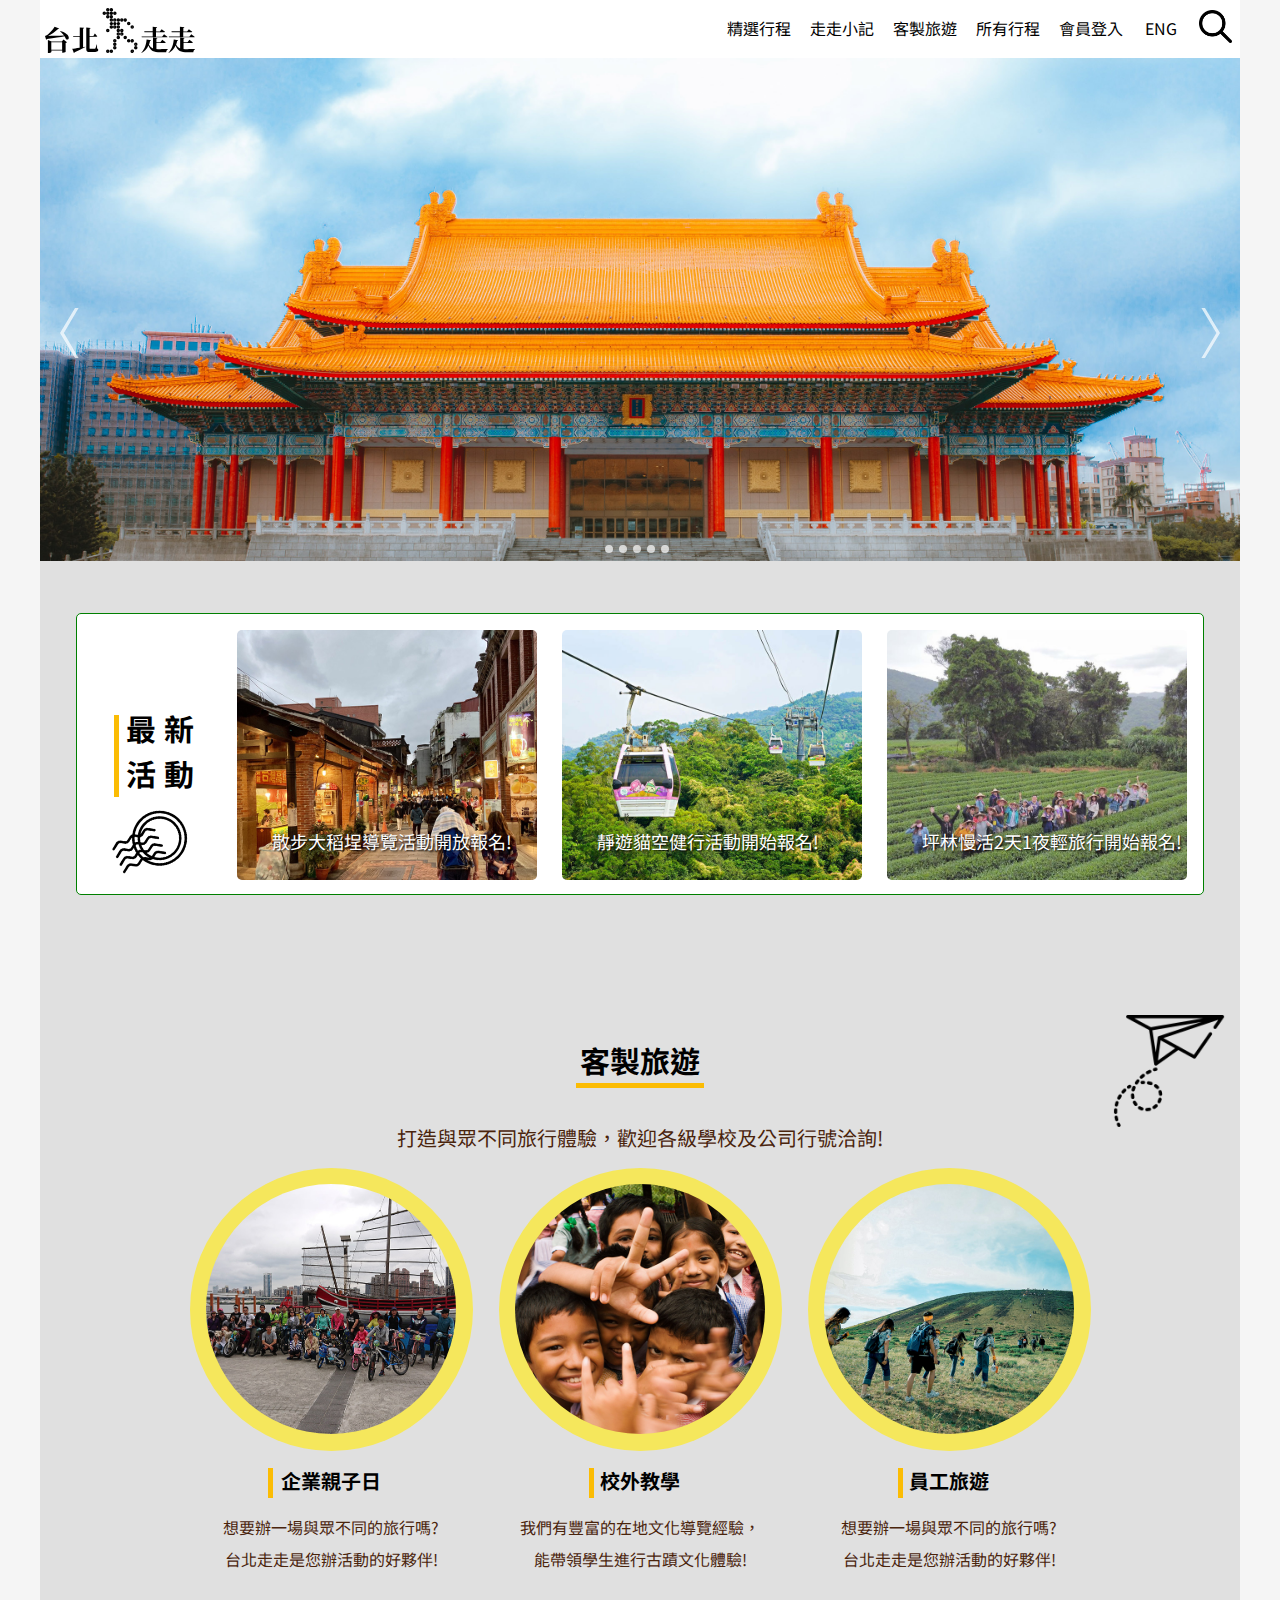
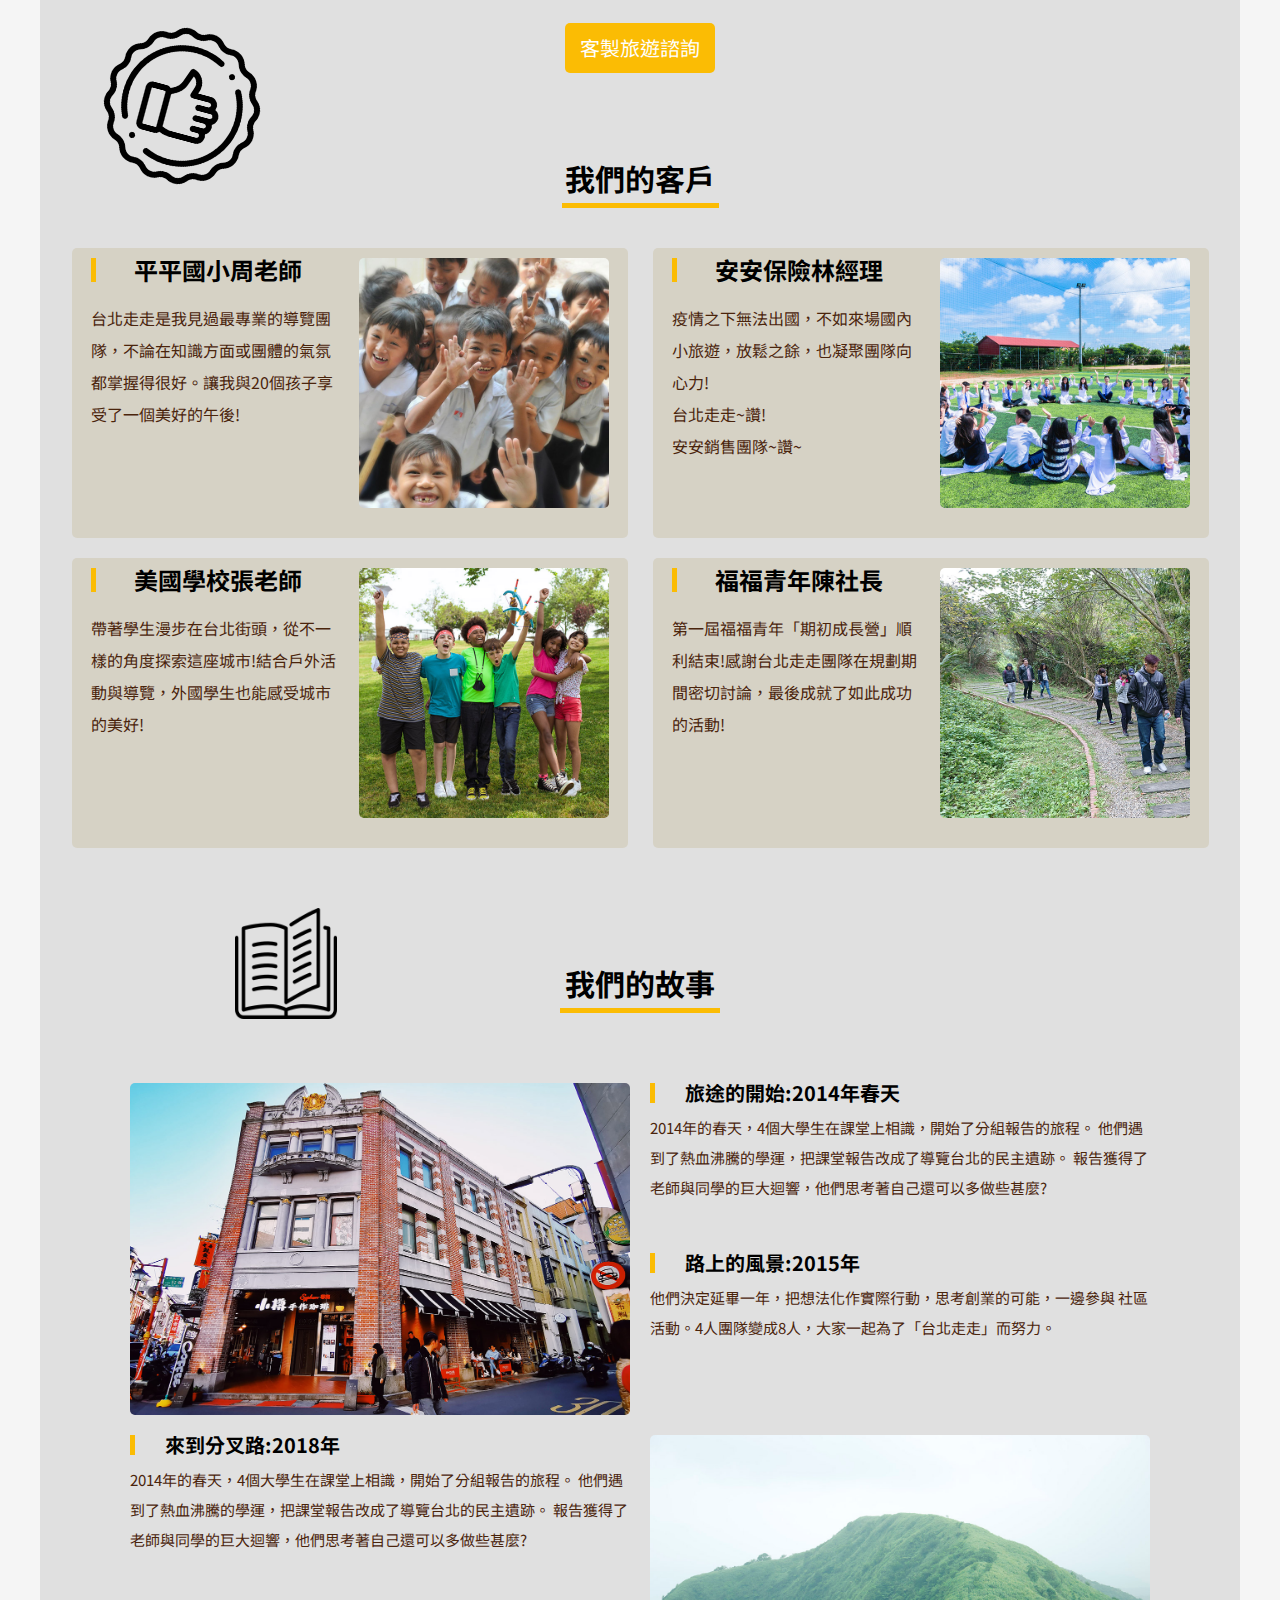
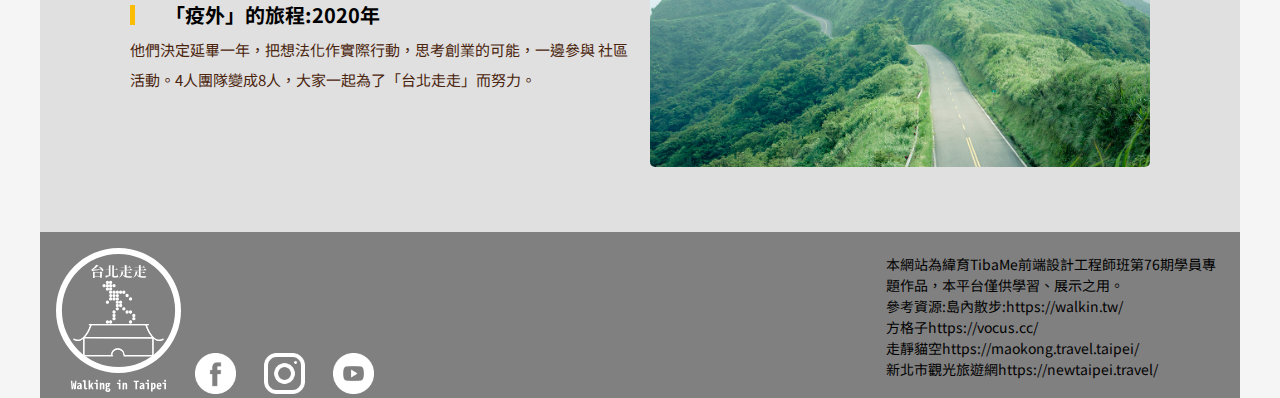
<file: index.html>
<!DOCTYPE html>
<html lang="en">
<head>
    <meta charset="UTF-8">
    <meta http-equiv="X-UA-Compatible" content="IE=edge">
    <meta name="viewport" content="width=device-width, initial-scale=1.0">
    <title>台北走走</title>
    <link rel="stylesheet" href="./css/reset.css">
    <link rel="stylesheet" href="./css/common.css">
    <link rel="stylesheet" href="./css/index.css">
    <link rel="stylesheet" href="./css/index_max1400.css">
    <link rel="stylesheet" href="./css/common_max1400.css">
    <link rel="stylesheet" href="./css/index_max1200.css">
    <link rel="stylesheet" href="./css/index_max992.css">
    <link rel="stylesheet" href="./css/index_max768.css"> 
    <link rel="stylesheet" href="./css/index_max576.css">
    <style>
        @import url('https://fonts.googleapis.com/css2?family=Noto+Sans+TC&display=swap');
    </style>
        
</head>
<body>
    <nav class="nav">
        <!--導航欄-->
        <ol class="nav-ol">
            <li class="logo-li"><a href="./index.html"><img src="./image/index/logo_top.svg" alt="logo圖" class="nav-logo"></a></li>
            <li><a href="./maintrip.html">精選行程</a></li>
            <li><a href="./bloglist.html">走走小記</a></li>
            <li><a href="./customized.html">客製旅遊</a></li>
            <li><a href="./itemlist.html">所有行程</a></li>
            <li><a href="./login.html">會員登入</a></li>
            <li><a href="#" class="engversion-a">ENG</a></li>
            <li id="searchbarid"><img src="./image/index/search.png" alt="搜尋logo" class="searchbarlogo">
                <div class="hidesearchbar" id="searchbararea">
                    <input type="text" placeholder="想找什麼嗎?"><button>搜尋</button>
                </div>
            </li>
            <li id="gototopli">Top</li>
           
           
        </ol>
    </nav>
    <header class="index-header">
        
        <section class="indexslide" id="indexslideid">
            <img src="./image/index/slide1.jpg" alt="" class="slideimg on fade">
            <img src="./image/index/slide2.jpg" alt="" class="slideimg fade">
            <img src="./image/index/slide3.jpg" alt="" class="slideimg fade">
            <img src="./image/index/slide4.jpg" alt="" class="slideimg fade">
            <img src="./image/index/slide5.jpg" alt="" class="slideimg fade">
            <!--大圖輪播區-->
            <h2 class="slidetitle fade">旅行，漫步尋訪城市的美好角落</h2>
            <h2 class="slidetitle fade">旅行，漫步尋訪城市的美好角落二</h2>
            <h2 class="slidetitle fade">旅行，漫步尋訪城市的美好角落三</h2>
            <h2 class="slidetitle fade">旅行，漫步尋訪城市的美好角落四</h2>
            <h2 class="slidetitle fade">旅行，漫步尋訪城市的美好角落五</h2>
            <button class="slide-left-btn" id="leftbtn"></button>
            <button class="slide-right-btn" id="rightbtn"></button>
            <!--輪播圖的箭頭-->
            <div class="dots">
                <span class="dot">  </span>
                <span class="dot">  </span>
                <span class="dot">  </span>
                <span class="dot">  </span>
                <span class="dot">  </span>
            </div>

        </section>

    </header>

    <main class="indexmain"> <!--主要內容區-->             
            <section class="news"> <!--最新活動列表-->
                
                <div class="news-title">
                    <h2 class="news-title-up">最新</h2>
                    <h2 class="news-title-bottom">活動</h2> 
                    <img src="./image/index/stamp.png" alt="">
                </div>
                
                <ol class="news-ol">
                    <li>
                        <a href="./item.html" class="activity1">
                            <p>散步大稻埕導覽活動開放報名!</p>
                        </a>
                    </li>
                    <li>
                        <a href="./item.html"  class="activity2">
                            <p>靜遊貓空健行活動開始報名!</p>
                        </a>
                    </li>
                    <li>
                        <a href="./maintrip.html"  class="activity3">
                            <p>坪林慢活2天1夜輕旅行開始報名!</p>
                        </a>
                    </li>
                </ol>
            </section>

            <section class="customized"> <!--客製旅遊-->
                <h2>客製旅遊</h2>
                <p>打造與眾不同旅行體驗，歡迎各級學校及公司行號洽詢!</p>
                <ol class="customized-ol"> <!--客製旅遊的介紹選項-->
                    <li>
                        <div class="customizedpic-outline">
                            <div class="customizedpic-1"></div>
                        </div>
                        <h3 class="customh3">
                            企業親子日
                        </h3>
                        <p>
                            想要辦一場與眾不同的旅行嗎?<br>
                            台北走走是您辦活動的好夥伴!
                        </p>
                    </li>

                    <li>
                        <div class="customizedpic-outline">
                            <div class="customizedpic-2"></div>
                        </div>
                        <h3>
                            校外教學
                        </h3>
                        <p>
                            我們有豐富的在地文化導覽經驗，<br>
                            能帶領學生進行古蹟文化體驗!
                        </p>
                    </li>

                    <li>
                        <div class="customizedpic-outline">
                            <div class="customizedpic-3">
                        </div>        
                        </div>
                        <h3>
                            員工旅遊
                        </h3>
                        <p>
                            想要辦一場與眾不同的旅行嗎?<br>
                            台北走走是您辦活動的好夥伴!
                        </p>
                    </li>

                </ol>
                <img src="./image/index/mail.png" alt="" class="airplane-icon"><!--裝飾的icon-->
                <a href="./customized.html">客製旅遊諮詢</a>
                <img src="./image/index/evaluate.png" alt="" class="good-icon"><!--裝飾的icon-->

            </section>
           
            <section class="ourclient"><!--我們的客戶列表-->
                <h2>我們的客戶</h2>
                <ol class="ourclient-ol">                    
                    <li>
                        <div>
                            <h3>平平國小周老師</h3>
                            <p>
                                台北走走是我見過最專業的導覽團隊，不論在知識方面或團體的氣氛都掌握得很好。讓我與20個孩子享受了一個美好的午後!
                            </p>
                        </div>
                        <img src="./image/index/ourcus1.jpg" alt="" class="client-pic">
                    </li>
                    <li>
                        <div>
                            <h3>安安保險林經理</h3>
                            <p>
                                疫情之下無法出國，不如來場國內小旅遊，放鬆之餘，也凝聚團隊向心力!<br>
                                台北走走~讚!<br>
                                安安銷售團隊~讚~
                            </p>
                        </div>
                        <img src="./image/index/ourcus2.jpg" alt="" class="client-pic">
                    </li> 
                    <li>
                        <div>
                            <h3>美國學校張老師</h3>
                            <p>
                                帶著學生漫步在台北街頭，從不一樣的角度探索這座城市!結合戶外活動與導覽，外國學生也能感受城市的美好!
                            </p>
                        </div>
                        <img src="./image/index/ourcus3.jpg" alt="" class="client-pic">
                    </li>
                    <li>
                        <div>
                            <h3>福福青年陳社長</h3>
                            <p>
                                第一屆福福青年「期初成長營」順利結束!感謝台北走走團隊在規劃期間密切討論，最後成就了如此成功的活動!
                            </p>
                            
                        </div>
                        <img src="./image/index/ourcus4.jpg" alt="" class="client-pic">
                    </li>
                </ol>

            </section>
            
            <section class="ourstory"> <!--我們的故事-->
                <h2>我們的故事</h2>
                <img src="./image/index/open-book.png" alt="" class="ourstory-icon"> <!--裝飾的icon-->
                <div class="ourstory-div">
                    <img src="./image/index/ourstory1.jpg" alt="" >
                    <div>
                        <h3>旅途的開始:2014年春天</h3>
                        <p>
                            2014年的春天，4個大學生在課堂上相識，開始了分組報告的旅程。
                            他們遇到了熱血沸騰的學運，把課堂報告改成了導覽台北的民主遺跡。
                            報告獲得了老師與同學的巨大迴響，他們思考著自己還可以多做些甚麼?
                        </p>
                        <h3>路上的風景:2015年</h3>
                        <p>他們決定延畢一年，把想法化作實際行動，思考創業的可能，一邊參與
                            社區活動。4人團隊變成8人，大家一起為了「台北走走」而努力。
                        </p>

                    </div>
                    <div>
                        <h3>來到分叉路:2018年</h3>
                        <p>
                            2014年的春天，4個大學生在課堂上相識，開始了分組報告的旅程。
                            他們遇到了熱血沸騰的學運，把課堂報告改成了導覽台北的民主遺跡。
                            報告獲得了老師與同學的巨大迴響，他們思考著自己還可以多做些甚麼?
                        </p>
                        <h3>「疫外」的旅程:2020年</h3>
                        <p>他們決定延畢一年，把想法化作實際行動，思考創業的可能，一邊參與
                            社區活動。4人團隊變成8人，大家一起為了「台北走走」而努力。
                        </p>
                    </div>
                    <img src="./image/index/ourstory2.jpg" alt="">
                    
                </div>

            </section>
        
    </main>

    <footer class="footer">
        <a class="footer-logo-a" id="footer_logoid"><img src="./image/index/logo_bottom_white.svg" alt="" class="footer-logo-img"></a>
        <ol class="footer-ol">
            <li><a href="#"><img src="./image/index/facebook.png" alt=""></a></li><!--iglogo-->
            <li><a href="#"><img src="./image/index/instagram.png" alt=""></a></li><!--fblogo-->
            <li><a href="#"><img src="./image/index/youtube.png" alt=""></a></li><!--YOUTUBE LOGO-->
            
        </ol>
        <!--免責聲明-->
        <p class="declare">
            本網站為緯育TibaMe前端設計工程師班第76期學員專題作品，本平台僅供學習、展示之用。<br>
            參考資源:島內散步:https://walkin.tw/<br>
            方格子https://vocus.cc/<br>
            走靜貓空https://maokong.travel.taipei/<br>
            新北市觀光旅遊網https://newtaipei.travel/
        </p>
    </footer>
    <script src="./JS/myproject.js"></script>
</body>
</html>
</file>
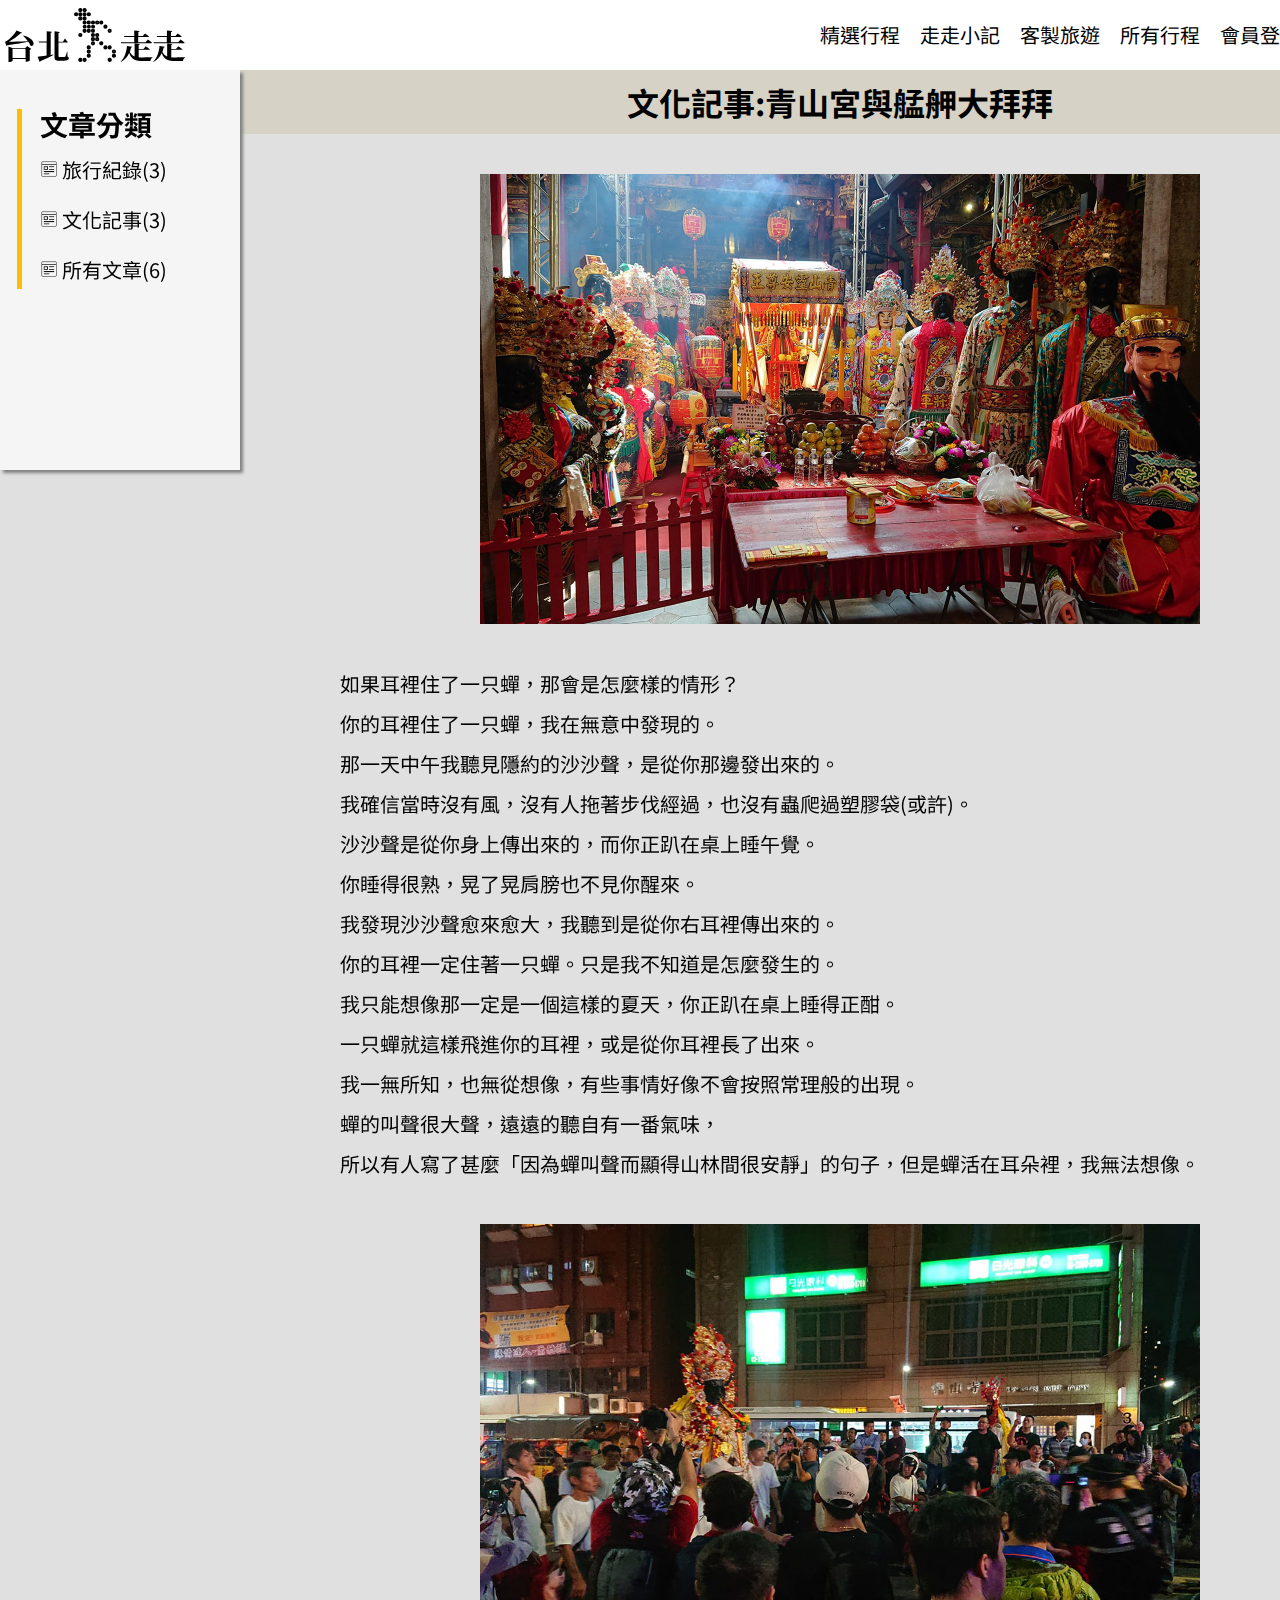
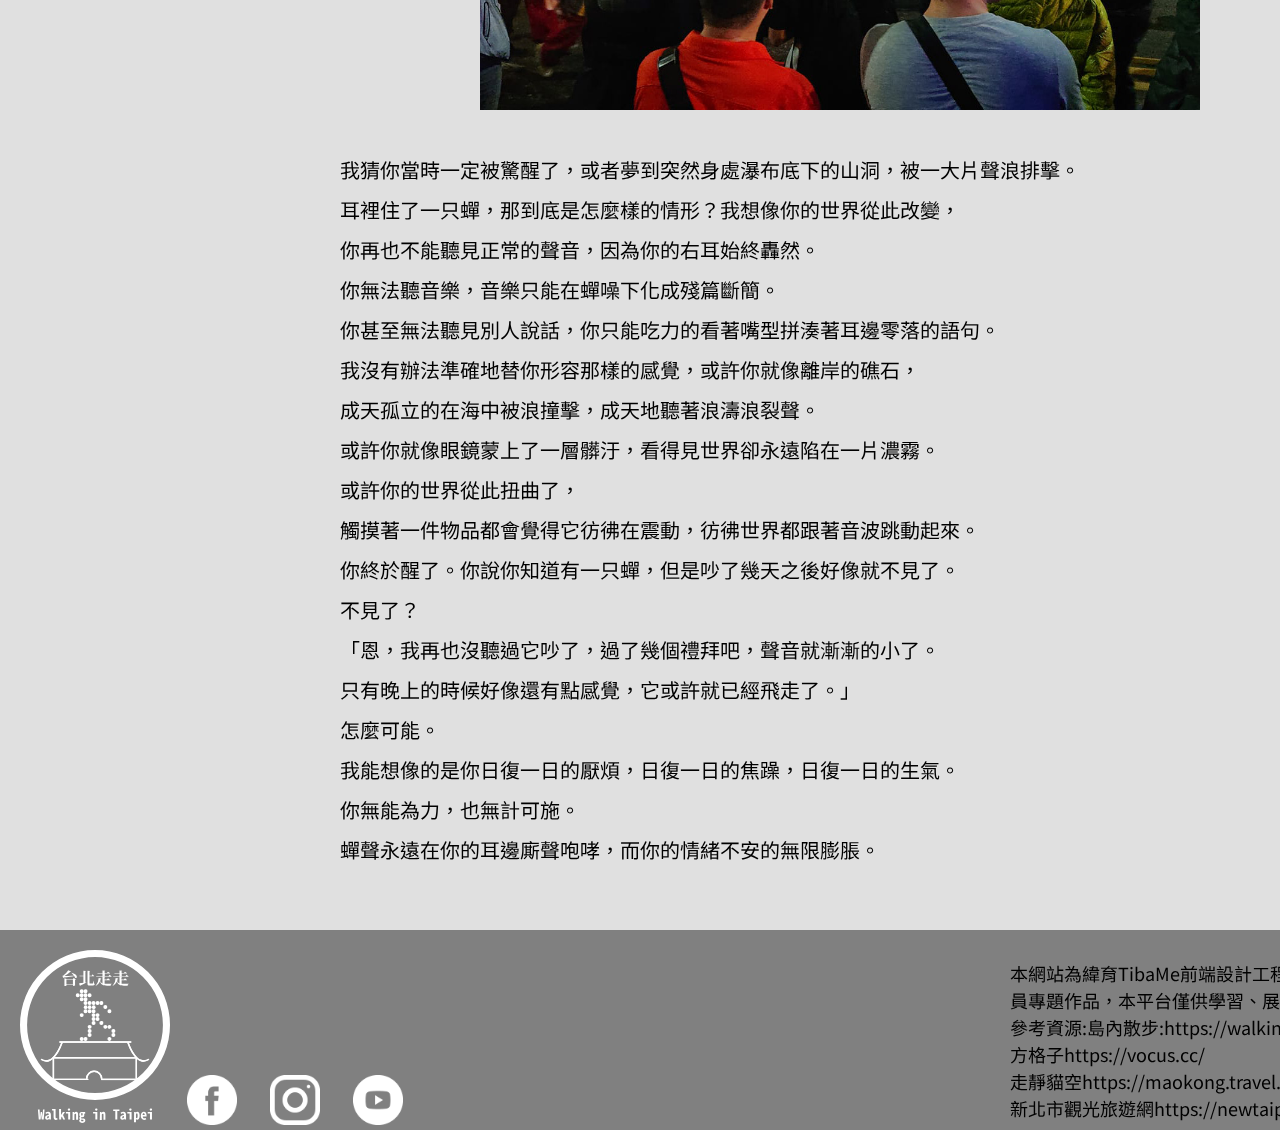
<file: blogcontent.html>
<!DOCTYPE html>
<html lang="en">
<head>
    <meta charset="UTF-8">
    <meta http-equiv="X-UA-Compatible" content="IE=edge">
    <meta name="viewport" content="width=device-width, initial-scale=1.0">
    <title>走走小記:文化記事</title>
    <link rel="stylesheet" href="./css/reset.css">
    <link rel="stylesheet" href="./css/common.css">
    <link rel="stylesheet" href="./css/blogcontent.css">
    <style>
        @import url('https://fonts.googleapis.com/css2?family=Noto+Sans+TC&display=swap');
    </style>
</head>
<body>
    <nav class="nav">
        <!--導航欄-->
        <ol class="nav-ol">
            <li class="logo-li"><a href="./index.html"><img src="./image/index/logo_top.svg" alt="logo圖" class="nav-logo"></a></li>
            <li><a href="./maintrip.html">精選行程</a></li>
            <li><a href="./bloglist.html">走走小記</a></li>
            <li><a href="./customized.html">客製旅遊</a></li>
            <li><a href="./itemlist.html">所有行程</a></li>
            <li><a href="./login.html">會員登入</a></li>
            <li><a href="#" class="engversion-a">ENG</a></li>
            <li id="searchbarid"><img src="./image/index/search.png" alt="搜尋logo" class="searchbarlogo">
                <div class="hidesearchbar" id="searchbararea">
                    <input type="text" placeholder="想找什麼嗎?"><button>搜尋</button>
                </div>
            </li>
            <li id="gototopli">Top</li>
           
           
        </ol>
    </nav>
    <main class="bloglist-main">
        <div class="bloglist-main-div">
            <aside class="bloglist-aside"> <!--側邊導覽列--->
                <ol>
                    <li><h2>文章分類<h2></li>
                    <li>
                        <a href="">
                            <img src="./image/blog/article.png" alt="">
                            <span>旅行紀錄(3)</span>
                        </a>
                    </li>
                    <li>
                        <a href="">
                            <img src="./image/blog/article.png" alt="">
                            <span>文化記事(3)</span>
                        </a>
                    </li>
                    <li>
                        <a href="">
                            <img src="./image/blog/article.png" alt="">
                            <span>所有文章(6)</span>
                        </a>
                    </li>
                </ol>

            </aside>
            <section class="blogcontent-section">
                <h1>文化記事:青山宮與艋舺大拜拜</h1>
                <article>
                    <img src="./image/blog/blogcontentpic1.jpg" alt="" class="blogcontent-img1">
                    <p>如果耳裡住了一只蟬，那會是怎麼樣的情形？<br>
                        你的耳裡住了一只蟬，我在無意中發現的。<br>
                        那一天中午我聽見隱約的沙沙聲，是從你那邊發出來的。<br>
                        我確信當時沒有風，沒有人拖著步伐經過，也沒有蟲爬過塑膠袋(或許)。<br>
                        沙沙聲是從你身上傳出來的，而你正趴在桌上睡午覺。<br>
                        你睡得很熟，晃了晃肩膀也不見你醒來。<br>
                    </p>
                    <p>
                        我發現沙沙聲愈來愈大，我聽到是從你右耳裡傳出來的。<br>
                        你的耳裡一定住著一只蟬。只是我不知道是怎麼發生的。<br>
                        我只能想像那一定是一個這樣的夏天，你正趴在桌上睡得正酣。<br>
                        一只蟬就這樣飛進你的耳裡，或是從你耳裡長了出來。<br>
                        我一無所知，也無從想像，有些事情好像不會按照常理般的出現。<br>
                        蟬的叫聲很大聲，遠遠的聽自有一番氣味，<br>
                        所以有人寫了甚麼「因為蟬叫聲而顯得山林間很安靜」的句子，但是蟬活在耳朵裡，我無法想像。<br>
                    </p> 
                    <img src="./image/blog/blogcontentpic2.jpg" alt="" class="blogcontent-img2">   
                    <p> 
                        我猜你當時一定被驚醒了，或者夢到突然身處瀑布底下的山洞，被一大片聲浪排擊。<br>
                        耳裡住了一只蟬，那到底是怎麼樣的情形？我想像你的世界從此改變，<br>
                        你再也不能聽見正常的聲音，因為你的右耳始終轟然。<br>
                        你無法聽音樂，音樂只能在蟬噪下化成殘篇斷簡。<br>
                        你甚至無法聽見別人說話，你只能吃力的看著嘴型拼湊著耳邊零落的語句。<br>
                        我沒有辦法準確地替你形容那樣的感覺，或許你就像離岸的礁石，<br>
                        成天孤立的在海中被浪撞擊，成天地聽著浪濤浪裂聲。<br>
                        或許你就像眼鏡蒙上了一層髒汙，看得見世界卻永遠陷在一片濃霧。<br>
                        或許你的世界從此扭曲了，<br>
                        觸摸著一件物品都會覺得它彷彿在震動，彷彿世界都跟著音波跳動起來。<br>
                    </p>
                    
                    <p>
                        你終於醒了。你說你知道有一只蟬，但是吵了幾天之後好像就不見了。<br>                        
                        不見了？<br>
                        「恩，我再也沒聽過它吵了，過了幾個禮拜吧，聲音就漸漸的小了。<br>
                        只有晚上的時候好像還有點感覺，它或許就已經飛走了。」<br>
                        怎麼可能。<br>
                        我能想像的是你日復一日的厭煩，日復一日的焦躁，日復一日的生氣。<br>
                        你無能為力，也無計可施。<br>
                        蟬聲永遠在你的耳邊廝聲咆哮，而你的情緒不安的無限膨脹。<br>
                    </p>
                    
                </article>
                

            </section>

        </div>

    </main>
    <footer class="footer">
        <a  class="footer-logo-a" id="footer_logoid"><img src="./image/index/logo_bottom_white.svg" alt="" class="footer-logo-img"></a>
        <ol class="footer-ol">
            <li><a href=""><img src="./image/index/facebook.png" alt=""></a></li><!--iglogo-->
            <li><a href=""><img src="./image/index/instagram.png" alt=""></a></li><!--fblogo-->
            <li><a href=""><img src="./image/index/youtube.png" alt=""></a></li><!--YOUTUBE LOGO-->
            
        </ol>
        <!--免責聲明-->
        <p class="declare">
            本網站為緯育TibaMe前端設計工程師班第76期學員專題作品，本平台僅供學習、展示之用。<br>
            參考資源:島內散步:https://walkin.tw/<br>
            方格子https://vocus.cc/<br>
            走靜貓空https://maokong.travel.taipei/<br>
            新北市觀光旅遊網https://newtaipei.travel/
        </p>
    </footer>

    <script src="./JS/myproject.js"></script>
</body>
</html>
</file>
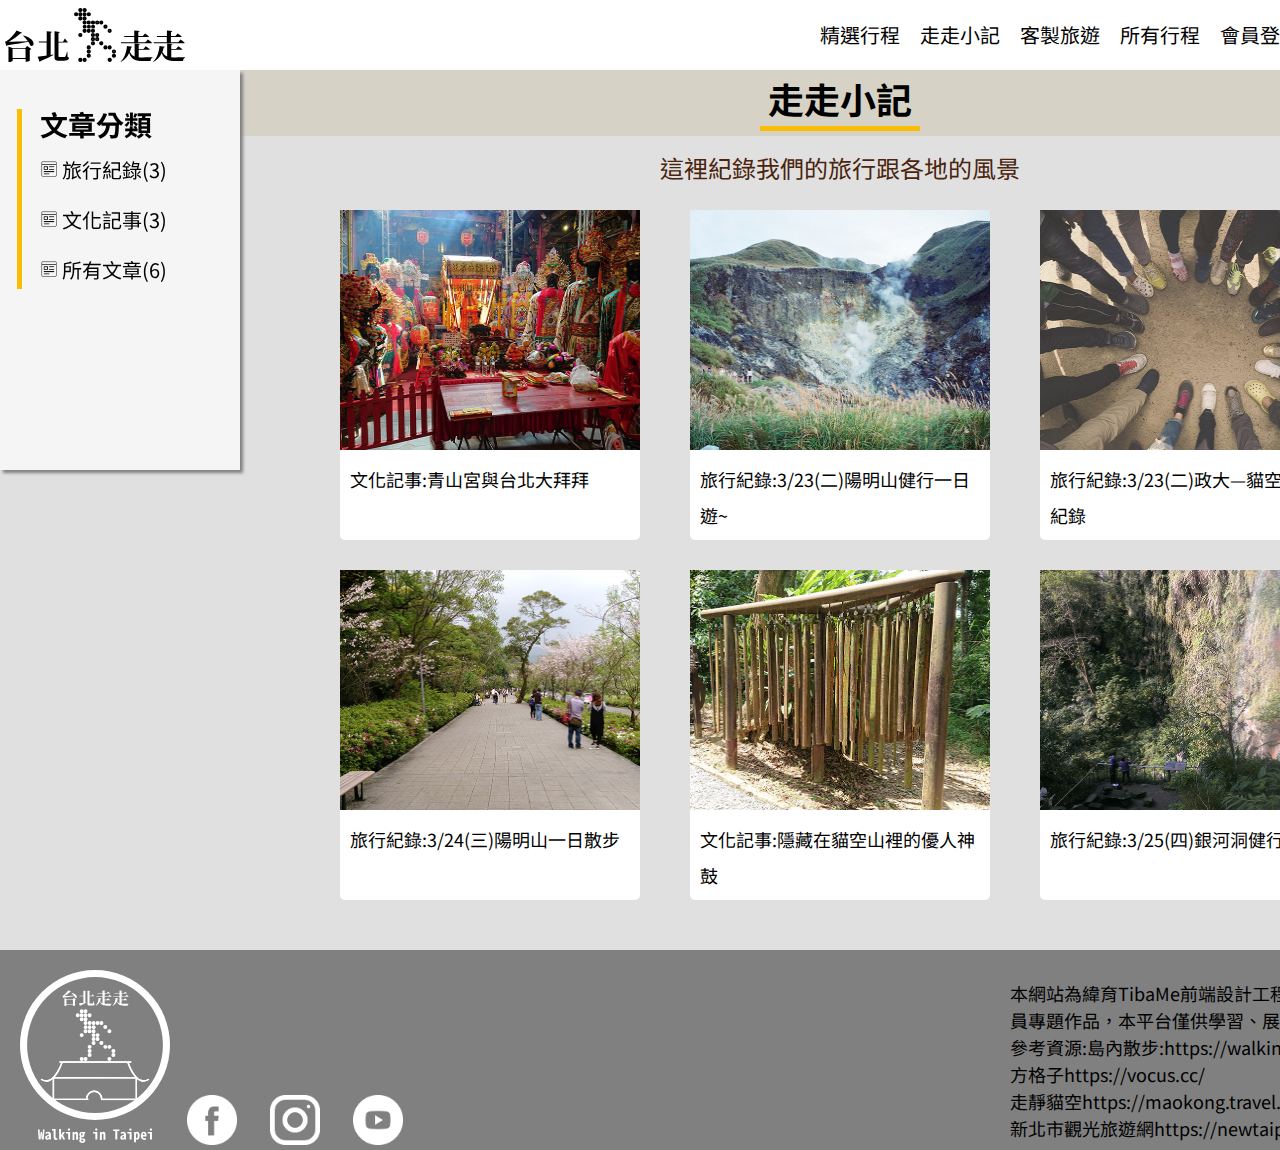
<file: bloglist.html>
<!DOCTYPE html>
<html lang="en">
<head>
    <meta charset="UTF-8">
    <meta http-equiv="X-UA-Compatible" content="IE=edge">
    <meta name="viewport" content="width=device-width, initial-scale=1.0">
    <title>走走小記</title>
    <link rel="stylesheet" href="./css/reset.css">
    <link rel="stylesheet" href="./css/common.css">
    <link rel="stylesheet" href="./css/bloglist.css">
    <style>
        @import url('https://fonts.googleapis.com/css2?family=Noto+Sans+TC&display=swap');
    </style>
</head>
<body>
    <nav class="nav">
        <!--導航欄-->
        <ol class="nav-ol">
            <li class="logo-li"><a href="./index.html"><img src="./image/index/logo_top.svg" alt="logo圖" class="nav-logo"></a></li>
            <li><a href="./maintrip.html">精選行程</a></li>
            <li><a href="./bloglist.html">走走小記</a></li>
            <li><a href="./customized.html">客製旅遊</a></li>
            <li><a href="./itemlist.html">所有行程</a></li>
            <li><a href="./login.html">會員登入</a></li>
            <li><a href="#" class="engversion-a">ENG</a></li>
            <li id="searchbarid"><img src="./image/index/search.png" alt="搜尋logo" class="searchbarlogo">
                <div class="hidesearchbar" id="searchbararea">
                    <input type="text" placeholder="想找什麼嗎?"><button>搜尋</button>
                </div>
            </li>
            <li id="gototopli">Top</li>
           
           
        </ol>
    </nav>

    <main class="bloglist-main">
        <div class="bloglist-main-div">
            <aside class="bloglist-aside"> <!--側邊導覽列--->
                <ol>
                    <li><h2>文章分類<h2></li>
                    <li>
                        <a href="./bloglist.html">
                            <img src="./image/blog/article.png" alt="">
                            <span>旅行紀錄(3)</span>
                        </a>
                    </li>
                    <li>
                        <a href="./bloglist.html">
                            <img src="./image/blog/article.png" alt="">
                            <span>文化記事(3)</span>
                        </a>
                    </li>
                    <li>
                        <a href="./bloglist.html">
                            <img src="./image/blog/article.png" alt="">
                            <span>所有文章(6)</span>
                        </a>
                    </li>
                </ol>

            </aside>
            <section class="bloglist-section">
                <div><h1>走走小記</h1></div>
                <p>這裡紀錄我們的旅行跟各地的風景</p>
                <ol class="bloglist-ol">
                    <li>
                        <a href="./blogcontent.html">
                            <img src="./image/blog/list1.jpg" alt="">
                            <p>文化記事:青山宮與台北大拜拜</p>
                        </a>
                    </li>
                    <li>
                        <a href="./blogcontent.html">
                            <img src="./image/blog/list2.jpg" alt="">
                            <p>旅行紀錄:3/23(二)陽明山健行一日遊~</p>
                        </a>
                    </li>
                    <li>
                        <a href="./blogcontent.html">
                            <img src="./image/blog/list3.jpg" alt="">
                            <p>旅行紀錄:3/23(二)政大—貓空健走紀錄</p>
                        </a>
                    </li>
    
                    <li>
                        <a href="./blogcontent.html">
                            <img src="./image/blog/list4.jpg" alt="">
                            <p>旅行紀錄:3/24(三)陽明山一日散步</p>
                        </a>
                    </li>
                    <li>
                        <a href="./blogcontent.html">
                            <img src="./image/blog/list5.jpg" alt="">
                            <p>文化記事:隱藏在貓空山裡的優人神鼓</p>
                        </a>
                    </li>
                    <li>
                        <a href="">
                            <img src="./image/blog/list6.jpg" alt="">
                            <p>旅行紀錄:3/25(四)銀河洞健行</p>
                        </a>
                    </li>
                </ol>

            </section>

        </div>

    </main>
    <footer class="footer">
        <a class="footer-logo-a" id="footer_logoid"><img src="./image/index/logo_bottom_white.svg" alt="" class="footer-logo-img"></a>
        <ol class="footer-ol">
            <li><a href=""><img src="./image/index/facebook.png" alt=""></a></li><!--iglogo-->
            <li><a href=""><img src="./image/index/instagram.png" alt=""></a></li><!--fblogo-->
            <li><a href=""><img src="./image/index/youtube.png" alt=""></a></li><!--YOUTUBE LOGO-->
            
        </ol>
        <!--免責聲明-->
        <p class="declare">
            本網站為緯育TibaMe前端設計工程師班第76期學員專題作品，本平台僅供學習、展示之用。<br>
            參考資源:島內散步:https://walkin.tw/<br>
            方格子https://vocus.cc/<br>
            走靜貓空https://maokong.travel.taipei/<br>
            新北市觀光旅遊網https://newtaipei.travel/
        </p>
    </footer>

    <script src="./JS/myproject.js"></script>    
</body>
</html>
</file>
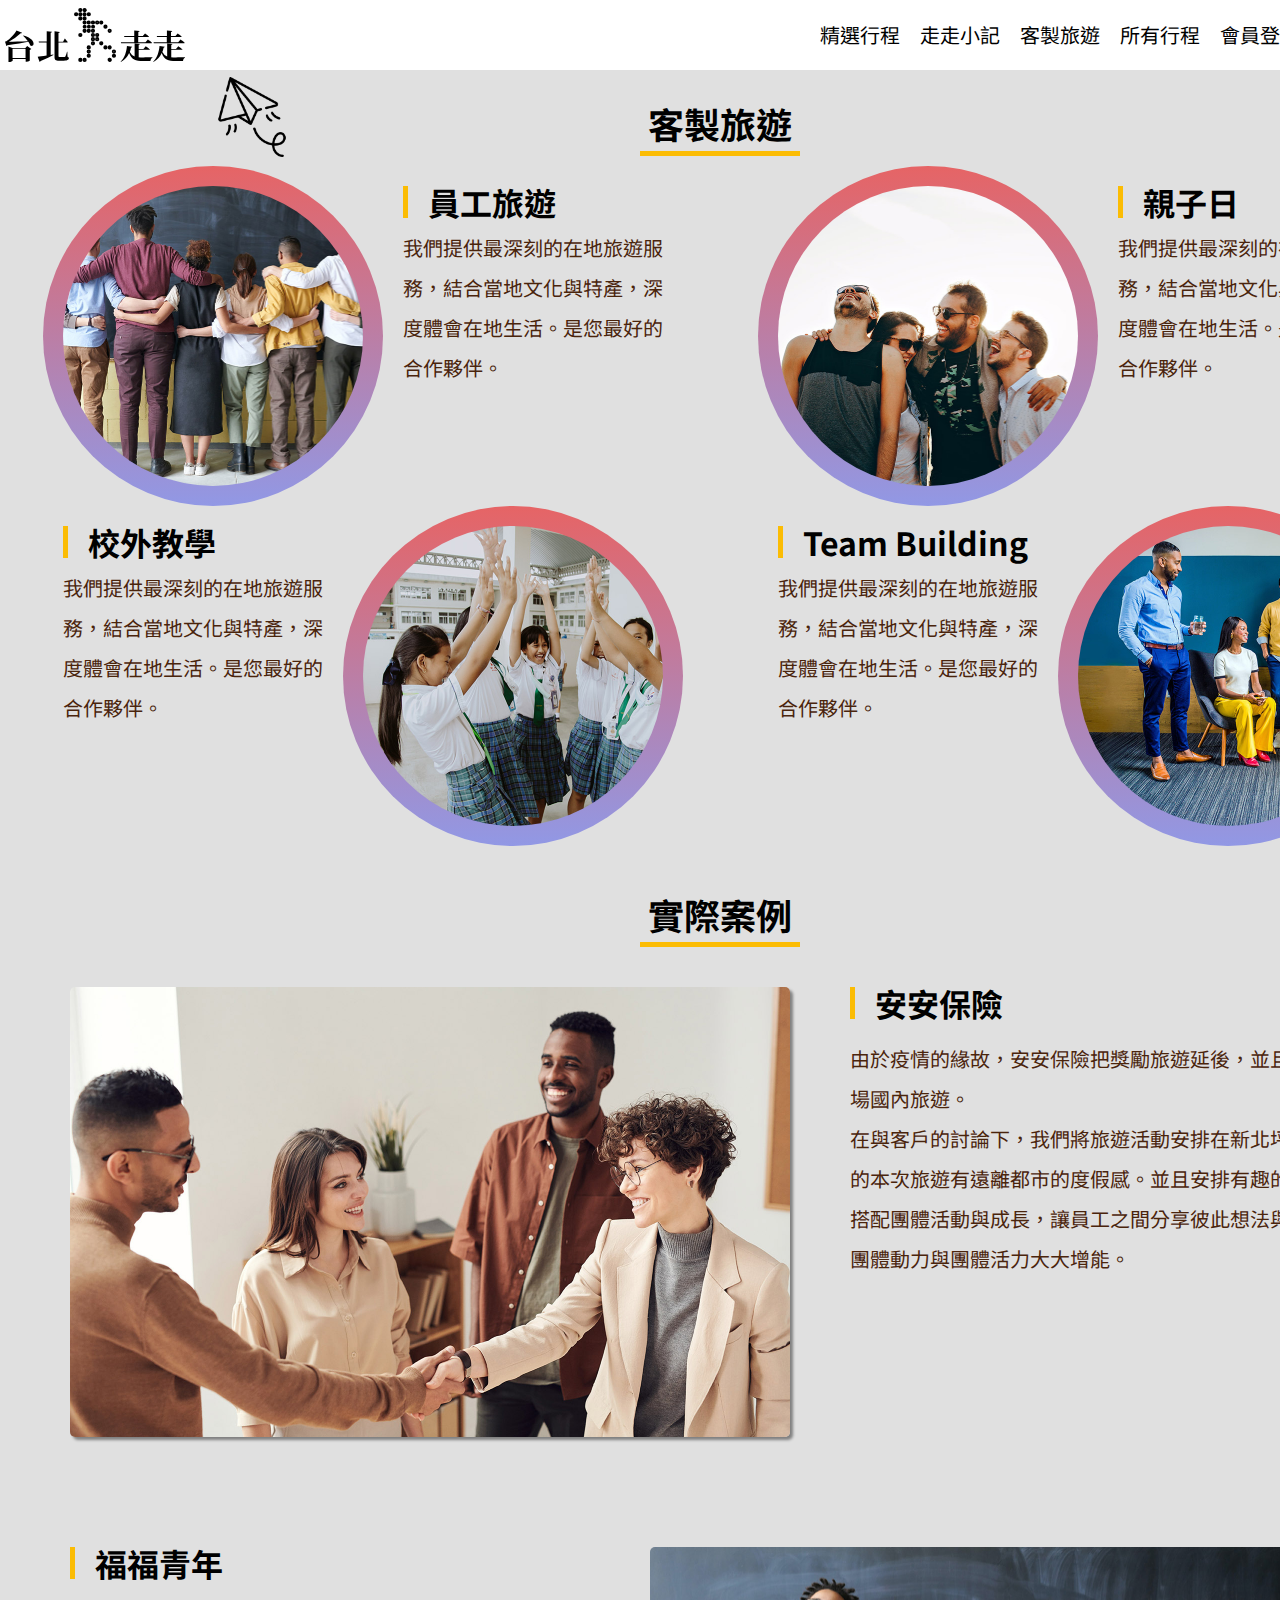
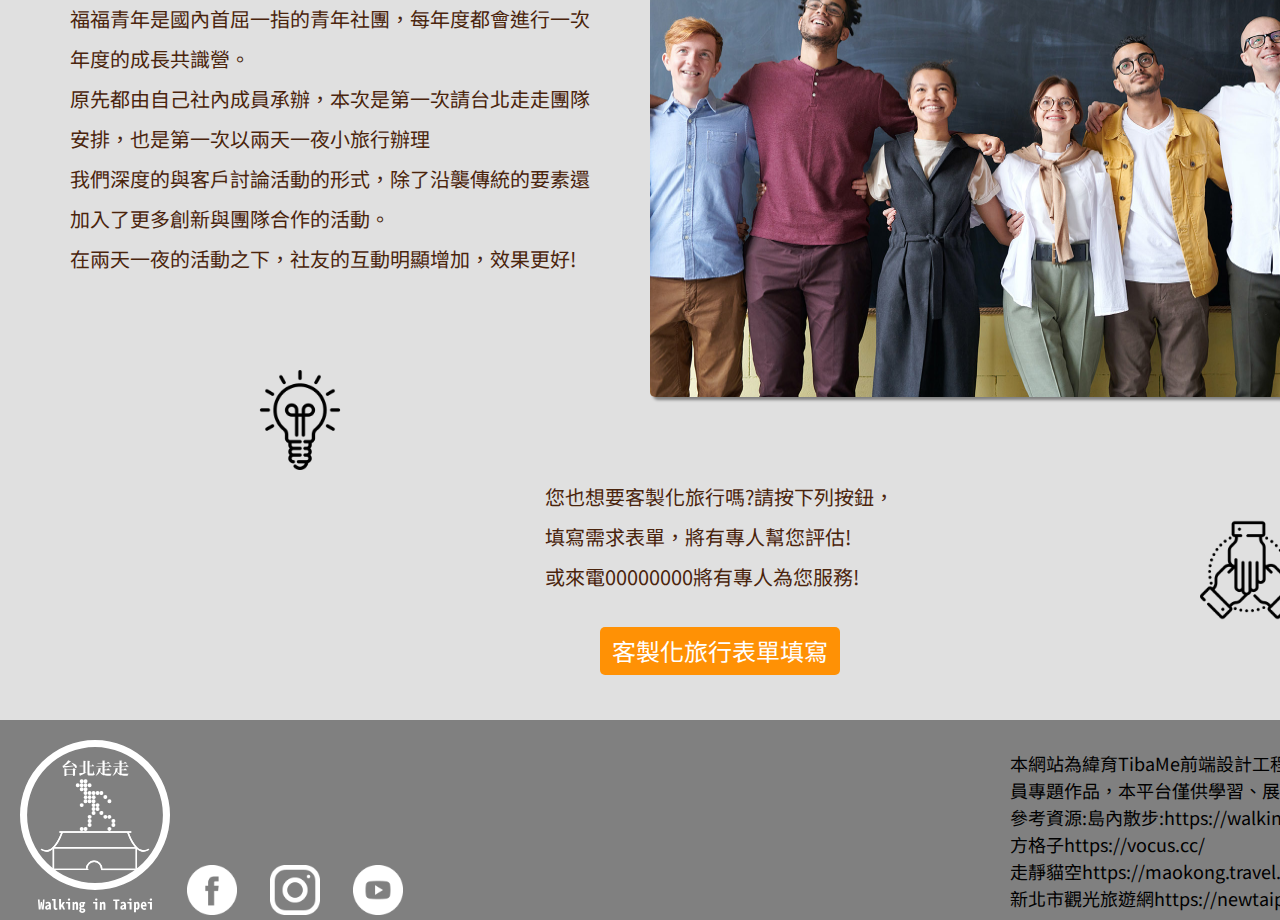
<file: customized.html>
<!DOCTYPE html>
<html lang="en">
<head>
    <meta charset="UTF-8">
    <meta http-equiv="X-UA-Compatible" content="IE=edge">
    <meta name="viewport" content="width=device-width, initial-scale=1.0">
    <title>客製旅遊</title>
    <link rel="stylesheet" href="./css/reset.css">
    <link rel="stylesheet" href="./css/common.css">
    <link rel="stylesheet" href="./css/customized.css">
    <style>
        @import url('https://fonts.googleapis.com/css2?family=Noto+Sans+TC&display=swap');
    </style>
</head>
<body>
    <nav class="nav">
        <!--導航欄-->
        <ol class="nav-ol">
            <li class="logo-li"><a href="./index.html"><img src="./image/index/logo_top.svg" alt="logo圖" class="nav-logo"></a></li>
            <li><a href="./maintrip.html">精選行程</a></li>
            <li><a href="./bloglist.html">走走小記</a></li>
            <li><a href="./customized.html">客製旅遊</a></li>
            <li><a href="./itemlist.html">所有行程</a></li>
            <li><a href="./login.html">會員登入</a></li>
            <li><a href="#" class="engversion-a">ENG</a></li>
            <li id="searchbarid"><img src="./image/index/search.png" alt="搜尋logo" class="searchbarlogo">
                <div class="hidesearchbar" id="searchbararea">
                    <input type="text" placeholder="想找什麼嗎?"><button>搜尋</button>
                </div>
            </li>
            <li id="gototopli">Top</li>
           
           
        </ol>
    </nav>
    <header class="customized-header">
        <h1>客製旅遊</h1>
        <img src="./image/customized/paper-plane.png" alt="" class="icon1">
        <section class="customized-header-section">
            <ol class="header-ol">
                <li>
                    <div class="outline">
                        <div class="header-pic1">

                        </div>
                    </div>
                    <div class="header-text">
                        <h2>員工旅遊</h2>
                        <p>
                            我們提供最深刻的在地旅遊服<br>
                            務，結合當地文化與特產，深<br>
                            度體會在地生活。是您最好的<br>
                            合作夥伴。
                        </p>

                    </div>
                </li>
                <li>
                    <div class="outline">
                        <div class="header-pic2">

                        </div>
                    </div>
                    <div class="header-text">
                        
                        <h2>親子日</h2>
                        <p>
                            我們提供最深刻的在地旅遊服<br>
                            務，結合當地文化與特產，深<br>
                            度體會在地生活。是您最好的<br>
                            合作夥伴。
                        </p>
                    </div>   
                </li>
                <li>
                    <div class="header-text">
                        <h2>校外教學</h2>
                        <p>
                            我們提供最深刻的在地旅遊服<br>
                            務，結合當地文化與特產，深<br>
                            度體會在地生活。是您最好的<br>
                            合作夥伴。<br>
                        </p>

                    </div>
                    <div class="outline">
                        <div class="header-pic3">

                        </div>
                    </div>
                   
                </li>
                <li>
                    <div class="header-text">
                        <h2>Team Building</h2>
                        <p>
                            我們提供最深刻的在地旅遊服<br>
                            務，結合當地文化與特產，深<br>
                            度體會在地生活。是您最好的<br>
                            合作夥伴。
                        </p>

                    </div>
                    <div class="outline">
                        <div class="header-pic4">

                        </div>
                    </div>
                   
                </li>
            </ol> 
 

        </section>

    </header>
    <main class="customized-main">
        <h2>實際案例</h2>
        <ol class="main-ol">
            <li>
                <img src="./image/customized/main1.jpg" alt="">
            </li>
            <li>
                <h3>安安保險</h3>
                <p>
                    由於疫情的緣故，安安保險把獎勵旅遊延後，並且增加了一<br>
                    場國內旅遊。<br>
                    在與客戶的討論下，我們將旅遊活動安排在新北坪林，盡量<br>
                    的本次旅遊有遠離都市的度假感。並且安排有趣的闖關活動<br>
                    搭配團體活動與成長，讓員工之間分享彼此想法與經驗，為<br>
                    團體動力與團體活力大大增能。
                </p>
            </li>
            <li>
                <h3>福福青年</h3>
                <p>
                    福福青年是國內首屈一指的青年社團，每年度都會進行一次<br>
                    年度的成長共識營。<br>
                    原先都由自己社內成員承辦，本次是第一次請台北走走團隊<br>
                    安排，也是第一次以兩天一夜小旅行辦理<br>
                    我們深度的與客戶討論活動的形式，除了沿襲傳統的要素還<br>
                    加入了更多創新與團隊合作的活動。<br>
                    在兩天一夜的活動之下，社友的互動明顯增加，效果更好!
                </p>
            </li>
            <li>
                <img src="./image/customized/main2.jpg" alt="">
            </li>
        </ol>
        <p class="intro">
            您也想要客製化旅行嗎?請按下列按鈕，<br>
            填寫需求表單，將有專人幫您評估!<br>
            或來電00000000將有專人為您服務!<br>

        </p>
        <a href="" class="btn">客製化旅行表單填寫</a>
        <img src="./image/customized/light-bulb.png" alt="" class="icon2">
        <img src="./image/customized/united.png" alt="" class="icon3">
    </main>
    
    <footer class="footer">
        <a class="footer-logo-a" id="footer_logoid"><img src="./image/index/logo_bottom_white.svg" alt="" class="footer-logo-img"></a>
        <ol class="footer-ol">
            <li><a href=""><img src="./image/index/facebook.png" alt=""></a></li><!--iglogo-->
            <li><a href=""><img src="./image/index/instagram.png" alt=""></a></li><!--fblogo-->
            <li><a href=""><img src="./image/index/youtube.png" alt=""></a></li><!--YOUTUBE LOGO-->
            
        </ol>
        <!--免責聲明-->
        <p class="declare">
            本網站為緯育TibaMe前端設計工程師班第76期學員專題作品，本平台僅供學習、展示之用。<br>
            參考資源:島內散步:https://walkin.tw/<br>
            方格子https://vocus.cc/<br>
            走靜貓空https://maokong.travel.taipei/<br>
            新北市觀光旅遊網https://newtaipei.travel/
        </p>
    </footer>
    <script src="./JS/myproject.js"></script>
</body>
</html>
</file>
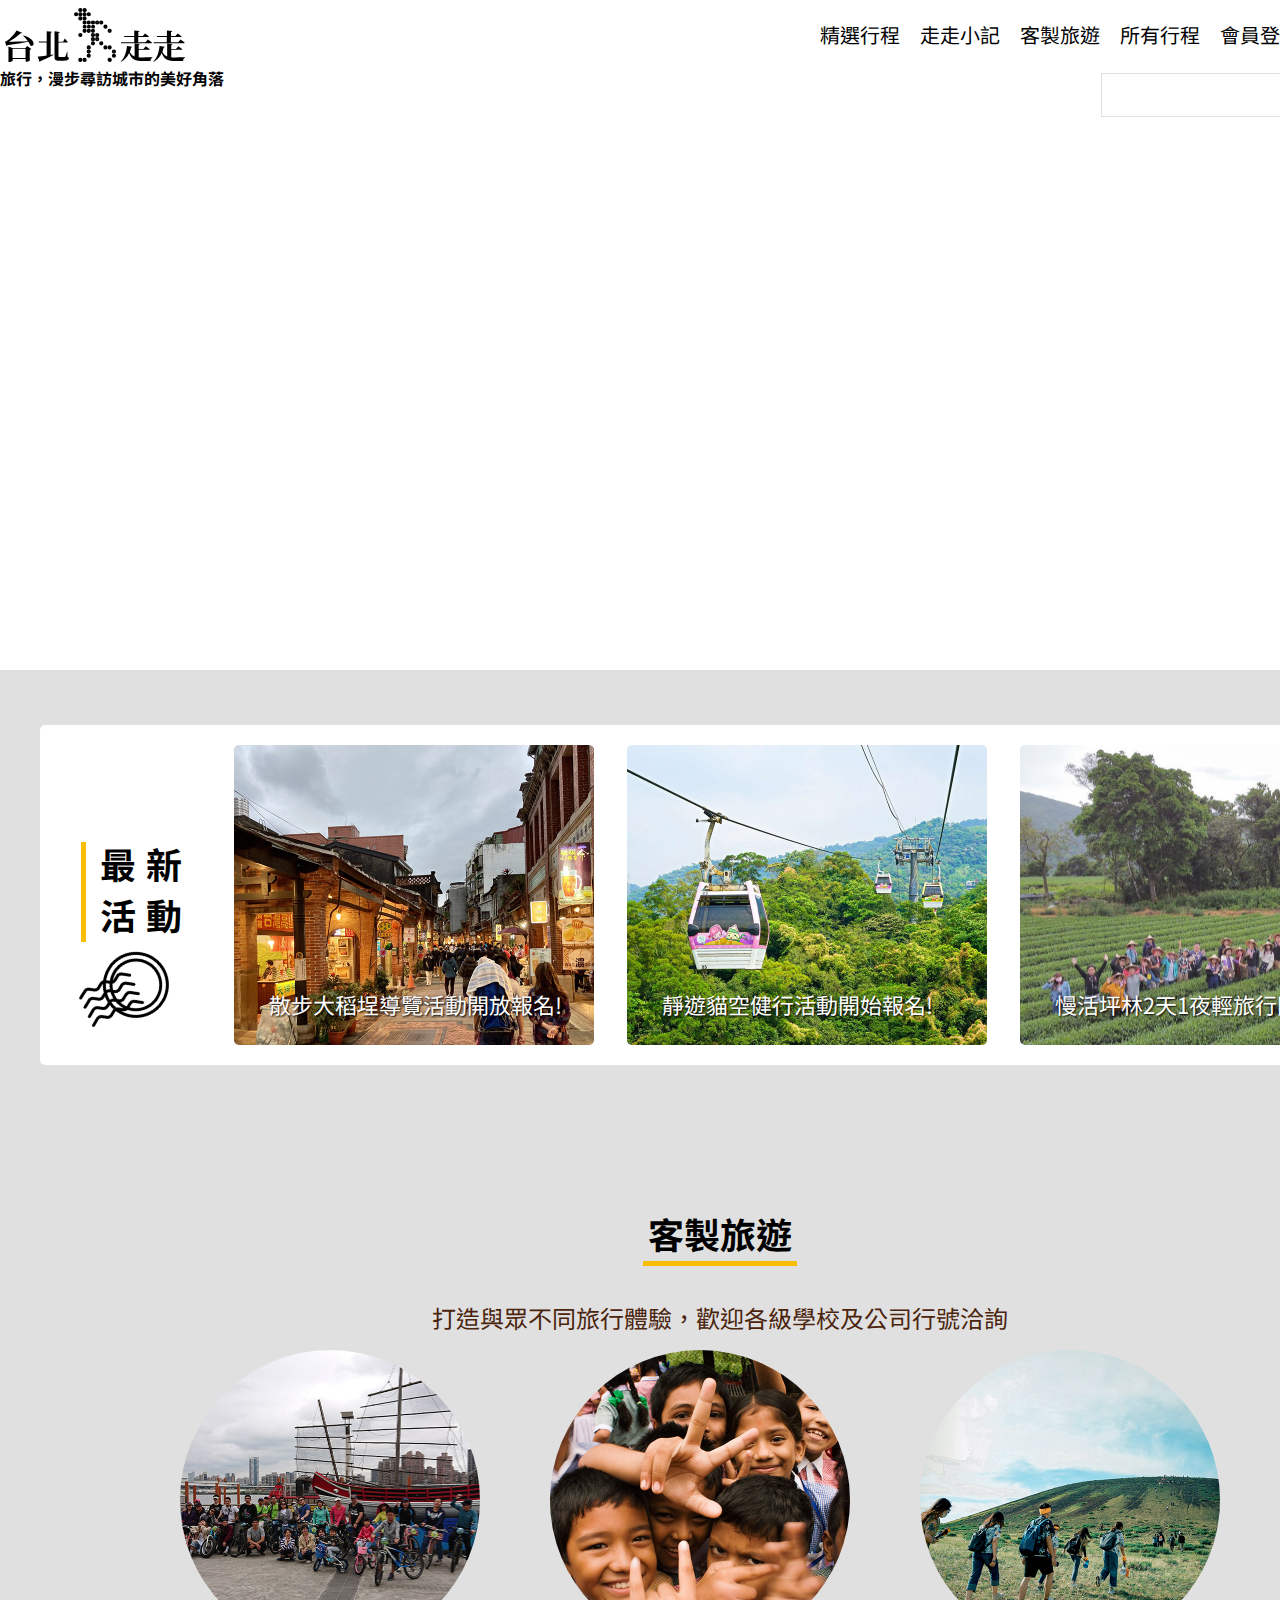
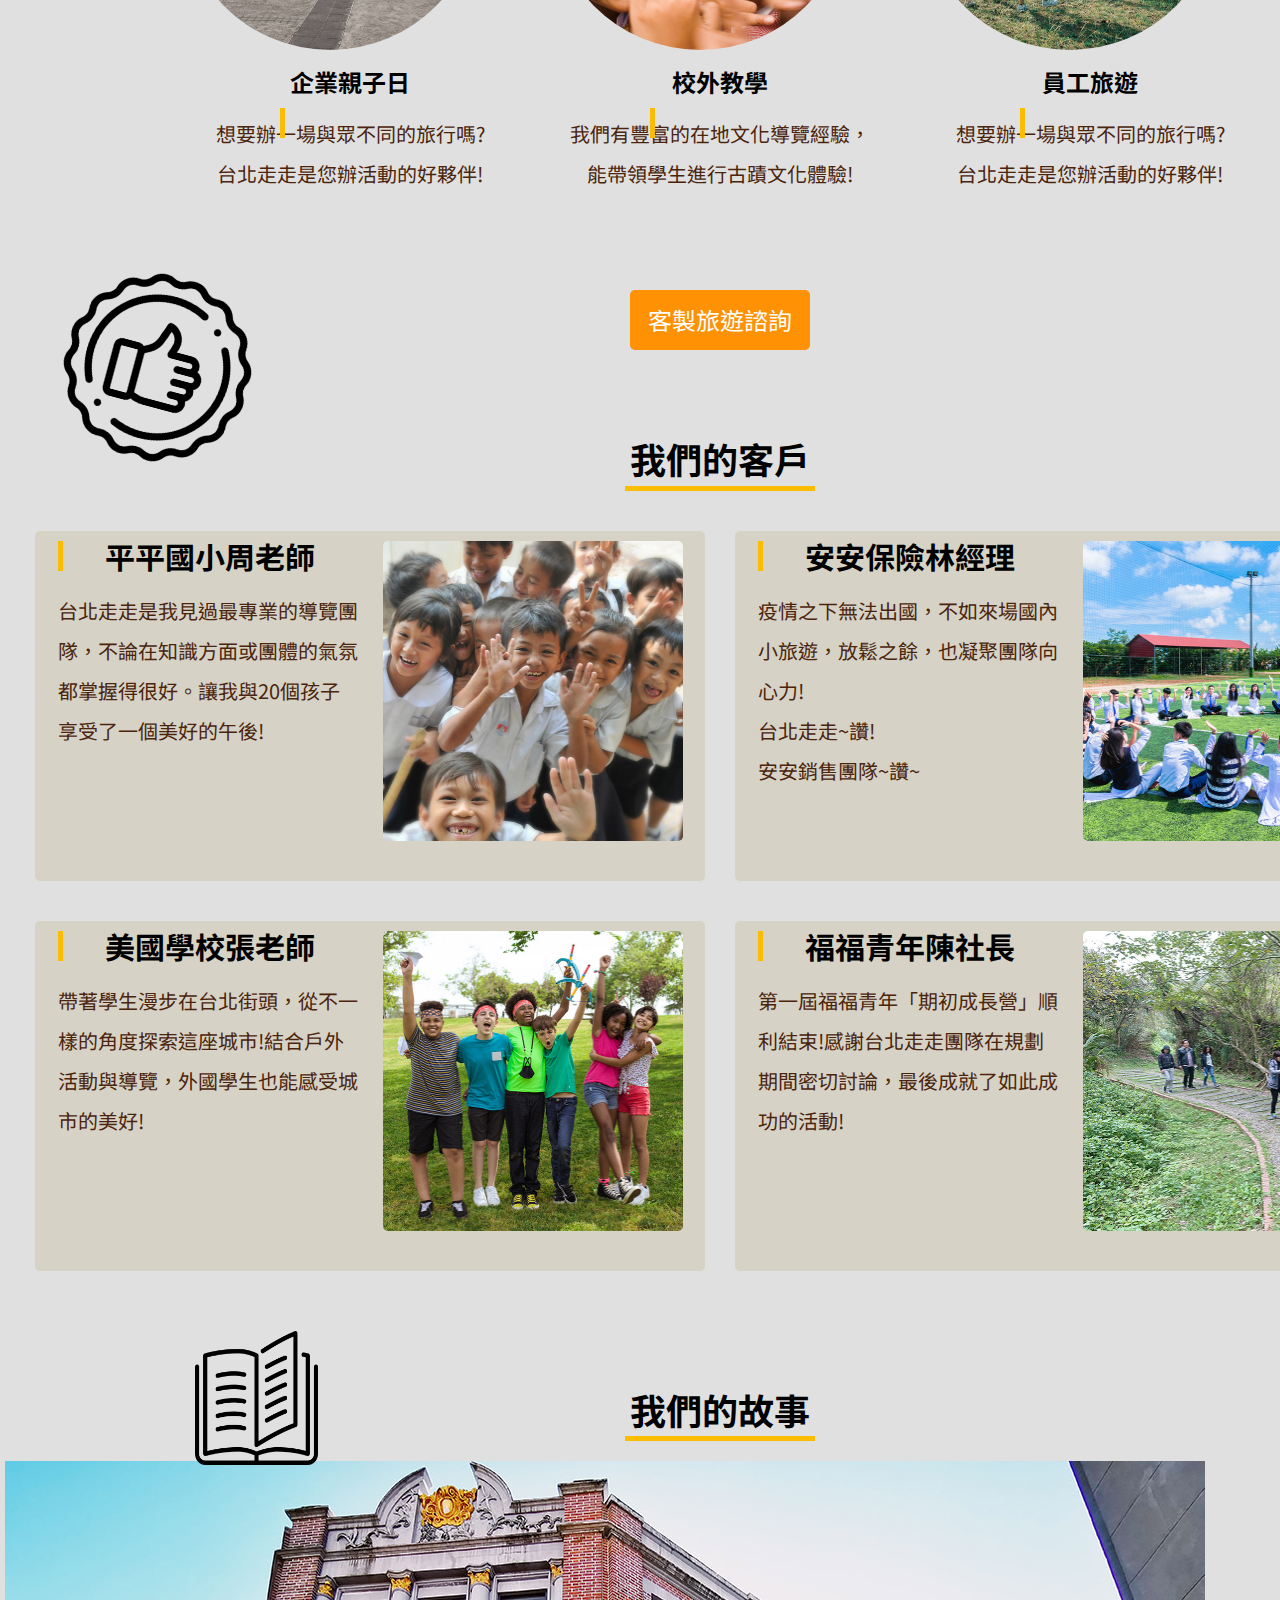
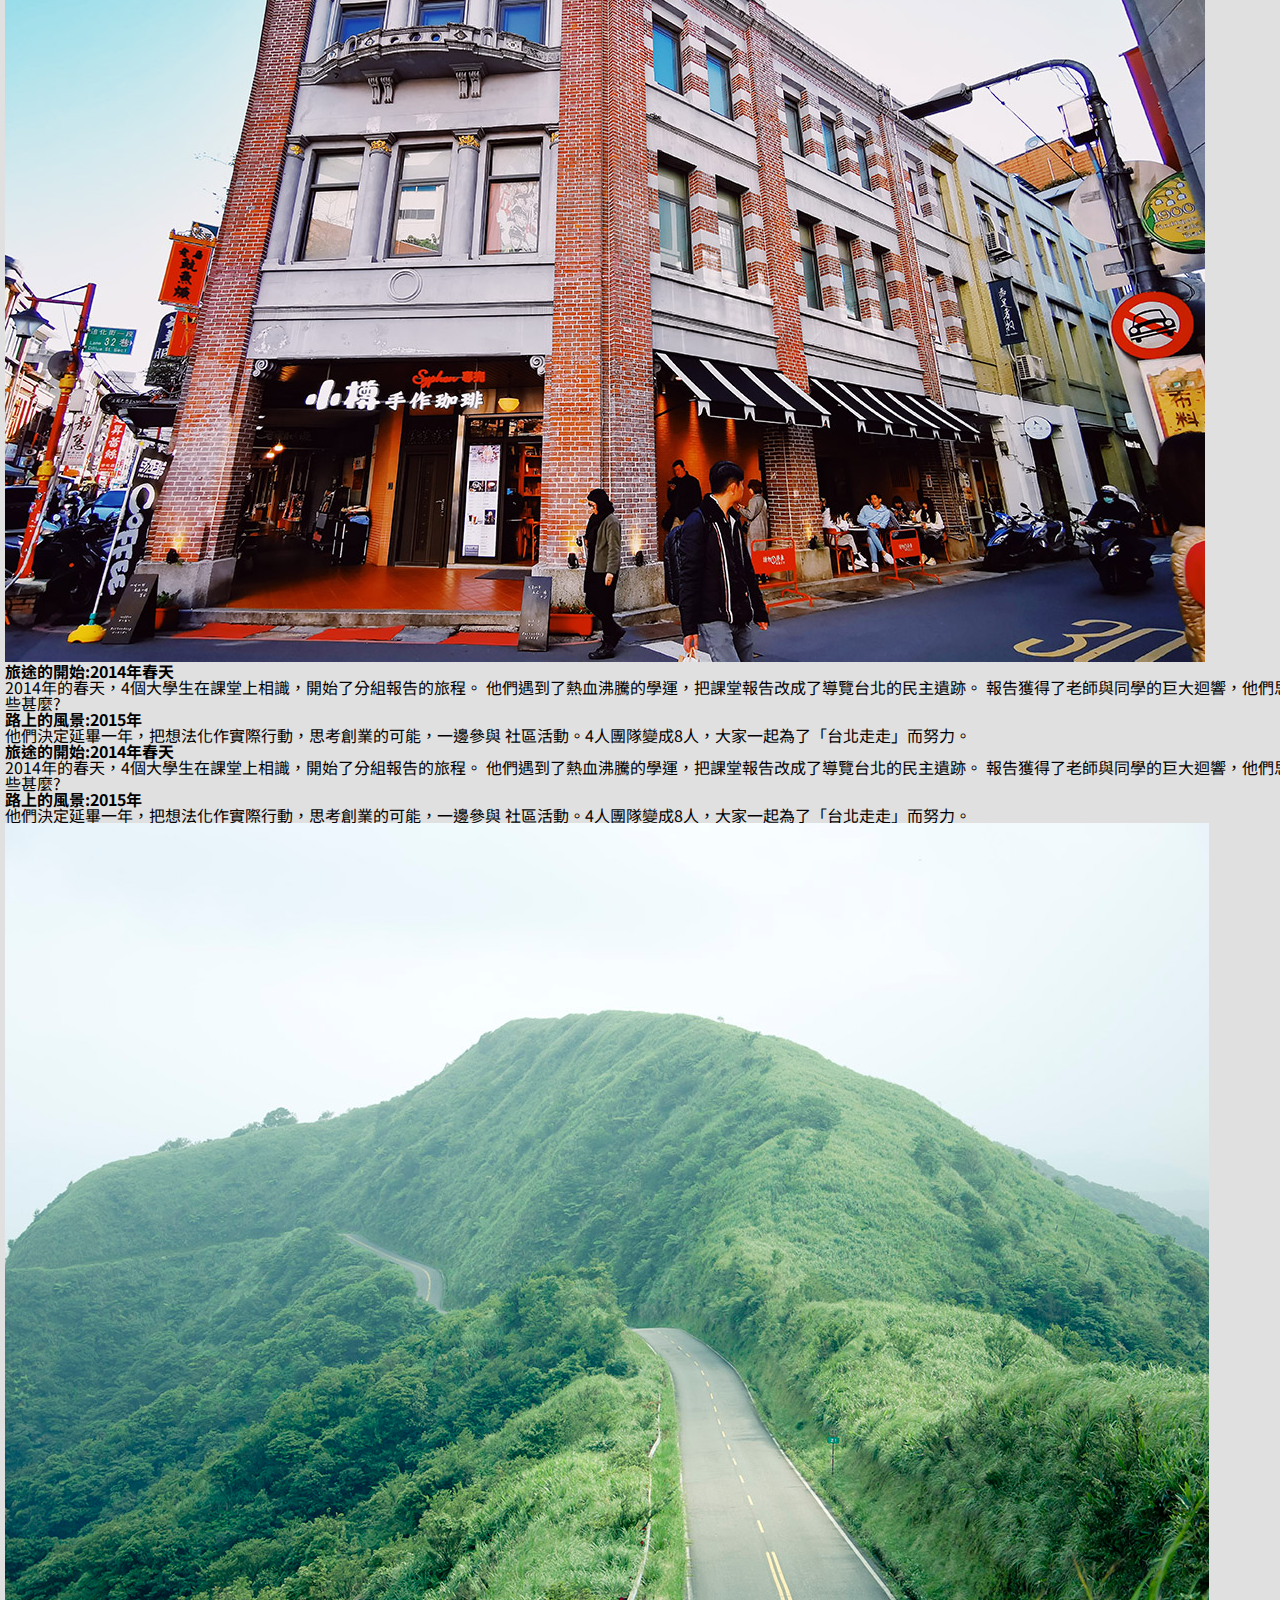
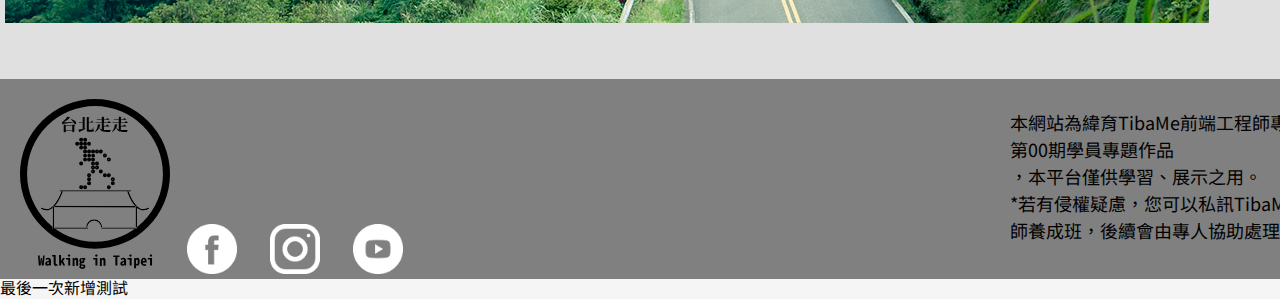
<file: indexcopy.html>
<!DOCTYPE html>
<html lang="en">
<head>
    <meta charset="UTF-8">
    <meta http-equiv="X-UA-Compatible" content="IE=edge">
    <meta name="viewport" content="width=device-width, initial-scale=1.0">
    <title>台北走走test</title>
    <link rel="stylesheet" href="./css/reset.css">
    <link rel="stylesheet" href="./css/common.css">
    <link rel="stylesheet" href="./css/index.css">
    <link rel="stylesheet" href="https://cdnjs.cloudflare.com/ajax/libs/font-awesome/6.1.1/css/all.min.css" integrity="sha512-KfkfwYDsLkIlwQp6LFnl8zNdLGxu9YAA1QvwINks4PhcElQSvqcyVLLD9aMhXd13uQjoXtEKNosOWaZqXgel0g==" crossorigin="anonymous" referrerpolicy="no-referrer" />
    <style>
        @import url('https://fonts.googleapis.com/css2?family=Noto+Sans+TC&display=swap');
        .hidesearchbar{
            display:block;
        }
        .indexmain{
            position: relative;
        }
        #float{
            width:300px;
            height:100px;
            font-size: 48px;
            background-color: #fff;
            display:none;
            position:fixed;
            bottom:20px;
            right:20px;
            z-index: 99;
            
        }
        
    
    </style>
        
</head>
<body>
    <nav class="nav">
        <!--導航欄-->
        <ol class="nav-ol">
            <li class="logo-li"><a hre=""><img src="./image/index/logo_top.svg" alt="logo圖" class="nav-logo"></a></li>
            <li><a href="">精選行程</a></li>
            <li><a href="">走走小記</a></li>
            <li><a href="">客製旅遊</a></li>
            <li><a href="">所有行程</a></li>
            <li><a href="">會員登入</a></li>
            <li><a href="">ENG</a></li>
            <li><img src="./image/index/search.png" alt="搜尋logo" class="searchbarlogo">
                <div class="searchbar">
                    <input type="text">
                    <button>搜尋</button>
                </div>
            </li>
           
           
        </ol>
    </nav>
    <header class="index-header">
        
        <section class="indexslide">
            <!--大圖輪播區-->
            <h2>旅行，漫步尋訪城市的美好角落</h2>
            <button class="slide-left-btn"></button>
            <button class="slide-right-btn"></button>
            <!--輪播圖的箭頭-->

        </section>

    </header>

    <main class="indexmain"> <!--主要內容區-->
        <div id="float">
            backtotop!!
        </div> 
                    
            <section class="news"> <!--最新活動列表-->
                
                <div class="news-title">
                    <h2 class="news-title-up">最新</h2>
                    <h2 class="news-title-bottom">活動</h2> 
                    <img src="./image/index/stamp.png" alt="">
                </div>
               
                <ol class="news-ol">
                    <li>
                        <a href="" class="activity1">
                            <p>散步大稻埕導覽活動開放報名!</p>
                        </a>
                    </li>
                    <li>
                        <a href=""  class="activity2">
                            <p>靜遊貓空健行活動開始報名!</p>
                        </a>
                    </li>
                    <li>
                        <a href=""  class="activity3">
                            <p>慢活坪林2天1夜輕旅行開始報名!</p>
                        </a>
                    </li>
                </ol>
            </section>
            

            <section class="customized"> <!--客製旅遊-->
                <h2>客製旅遊</h2>
                <i class="fa-solid fa-plus"></i>
                <p>打造與眾不同旅行體驗，歡迎各級學校及公司行號洽詢</p>
                <ol class="customized-ol"> <!--客製旅遊的介紹選項-->
                    <li>
                        <div class="customizedpic-1">

                        </div>
                        <h3>
                            企業親子日
                        </h3>
                        <p>
                            想要辦一場與眾不同的旅行嗎?<br>
                            台北走走是您辦活動的好夥伴!
                        </p>
                    </li>

                    <li>
                        <div class="customizedpic-2">

                        </div>
                        <h3>
                            校外教學
                        </h3>
                        <p>
                            我們有豐富的在地文化導覽經驗，<br>
                            能帶領學生進行古蹟文化體驗!
                        </p>
                    </li>

                    <li>
                        <div class="customizedpic-3">

                        </div>
                        <h3>
                            員工旅遊
                        </h3>
                        <p>
                            想要辦一場與眾不同的旅行嗎?<br>
                            台北走走是您辦活動的好夥伴!
                        </p>
                    </li>

                </ol>
                <img src="./image/index/mail.png" alt="" class="airplane-icon"><!--裝飾的icon-->
                <a href="">客製旅遊諮詢</a>
                <img src="./image/index/evaluate.png" alt="" class="good-icon"><!--裝飾的icon-->

            </section>
           
            <section class="ourclient"><!--我們的客戶列表-->
                <h2>我們的客戶</h2>
                <ol class="ourclient-ol">                    
                    <li>
                        <div>
                            <h3>平平國小周老師</h3>
                            <p>
                                台北走走是我見過最專業的導覽團隊，不論在知識方面或團體的氣氛都掌握得很好。讓我與20個孩子享受了一個美好的午後!
                            </p>
                        </div>
                        <img src="./image/index/ourcus1.jpg" alt="" class="client-pic">
                    </li>
                    <li>
                        <div>
                            <h3>安安保險林經理</h3>
                            <p>
                                疫情之下無法出國，不如來場國內小旅遊，放鬆之餘，也凝聚團隊向心力!<br>
                                台北走走~讚!<br>
                                安安銷售團隊~讚~
                            </p>
                        </div>
                        <img src="./image/index/ourcus2.jpg" alt="" class="client-pic">
                    </li>
                </ol>   
                <ol class="ourclient-ol">    
                    <li>
                        <div>
                            <h3>美國學校張老師</h3>
                            <p>
                                帶著學生漫步在台北街頭，從不一樣的角度探索這座城市!結合戶外活動與導覽，外國學生也能感受城市的美好!
                            </p>
                        </div>
                        <img src="./image/index/ourcus3.jpg" alt="" class="client-pic">
                    </li>
                    <li>
                        <div>
                            <h3>福福青年陳社長</h3>
                            <p>
                                第一屆福福青年「期初成長營」順利結束!感謝台北走走團隊在規劃期間密切討論，最後成就了如此成功的活動!
                            </p>
                            
                        </div>
                        <img src="./image/index/ourcus4.jpg" alt="" class="client-pic">
                    </li>
                </ol>

            </section>
            
            <section class="ourstory"> <!--我們的故事-->
                <h2>我們的故事</h2>
                <img src="./image/index/open-book.png" alt="" class="ourstory-icon"> <!--裝飾的icon-->
                <div class="ourstory-upper">
                    <img src="./image/index/ourstory1.jpg" alt="" >
                    <div>
                        <h3>旅途的開始:2014年春天</h3>
                        <p>
                            2014年的春天，4個大學生在課堂上相識，開始了分組報告的旅程。
                            他們遇到了熱血沸騰的學運，把課堂報告改成了導覽台北的民主遺跡。
                            報告獲得了老師與同學的巨大迴響，他們思考著自己還可以多做些甚麼?
                        </p>
                        <h3>路上的風景:2015年</h3>
                        <p>他們決定延畢一年，把想法化作實際行動，思考創業的可能，一邊參與
                            社區活動。4人團隊變成8人，大家一起為了「台北走走」而努力。
                        </p>

                    </div>
                </div>
                <div class="ourstory-bottom">
                    <div>
                        <h3>旅途的開始:2014年春天</h3>
                        <p>
                            2014年的春天，4個大學生在課堂上相識，開始了分組報告的旅程。
                            他們遇到了熱血沸騰的學運，把課堂報告改成了導覽台北的民主遺跡。
                            報告獲得了老師與同學的巨大迴響，他們思考著自己還可以多做些甚麼?
                        </p>
                        <h3>路上的風景:2015年</h3>
                        <p>他們決定延畢一年，把想法化作實際行動，思考創業的可能，一邊參與
                            社區活動。4人團隊變成8人，大家一起為了「台北走走」而努力。
                        </p>
                    </div>
                    <img src="./image/index/ourstory2.jpg" alt="">
                </div>

            </section>
        
    </main>

    <footer class="footer">
        <a href="#" class="footer-logo-a" id="footer_logoid"><img src="./image/index/logo_bottom.svg" alt="" class="footer-logo-img"></a>
        <ol class="footer-ol">
            <li><a href=""><img src="./image/index/facebook.png" alt=""></a></li><!--iglogo-->
            <li><a href=""><img src="./image/index/instagram.png" alt=""></a></li><!--fblogo-->
            <li><a href=""><img src="./image/index/youtube.png" alt=""></a></li><!--YOUTUBE LOGO-->
            
        </ol>
        <!--免責聲明-->
        <p class="declare">
            本網站為緯育TibaMe前端工程師專業技術養成班第00期學員專題作品<br>
            ，本平台僅供學習、展示之用。<br>
            *若有侵權疑慮，您可以私訊TibaMe前端設計工程師養成班，後續會由專人協助處理。
        </p>
    </footer>
    <script src="./JS/myproject.js"></script>
    <div></div>
    <span></span>
    <div>最後一次新增測試</div>
</body>
</html>
</file>
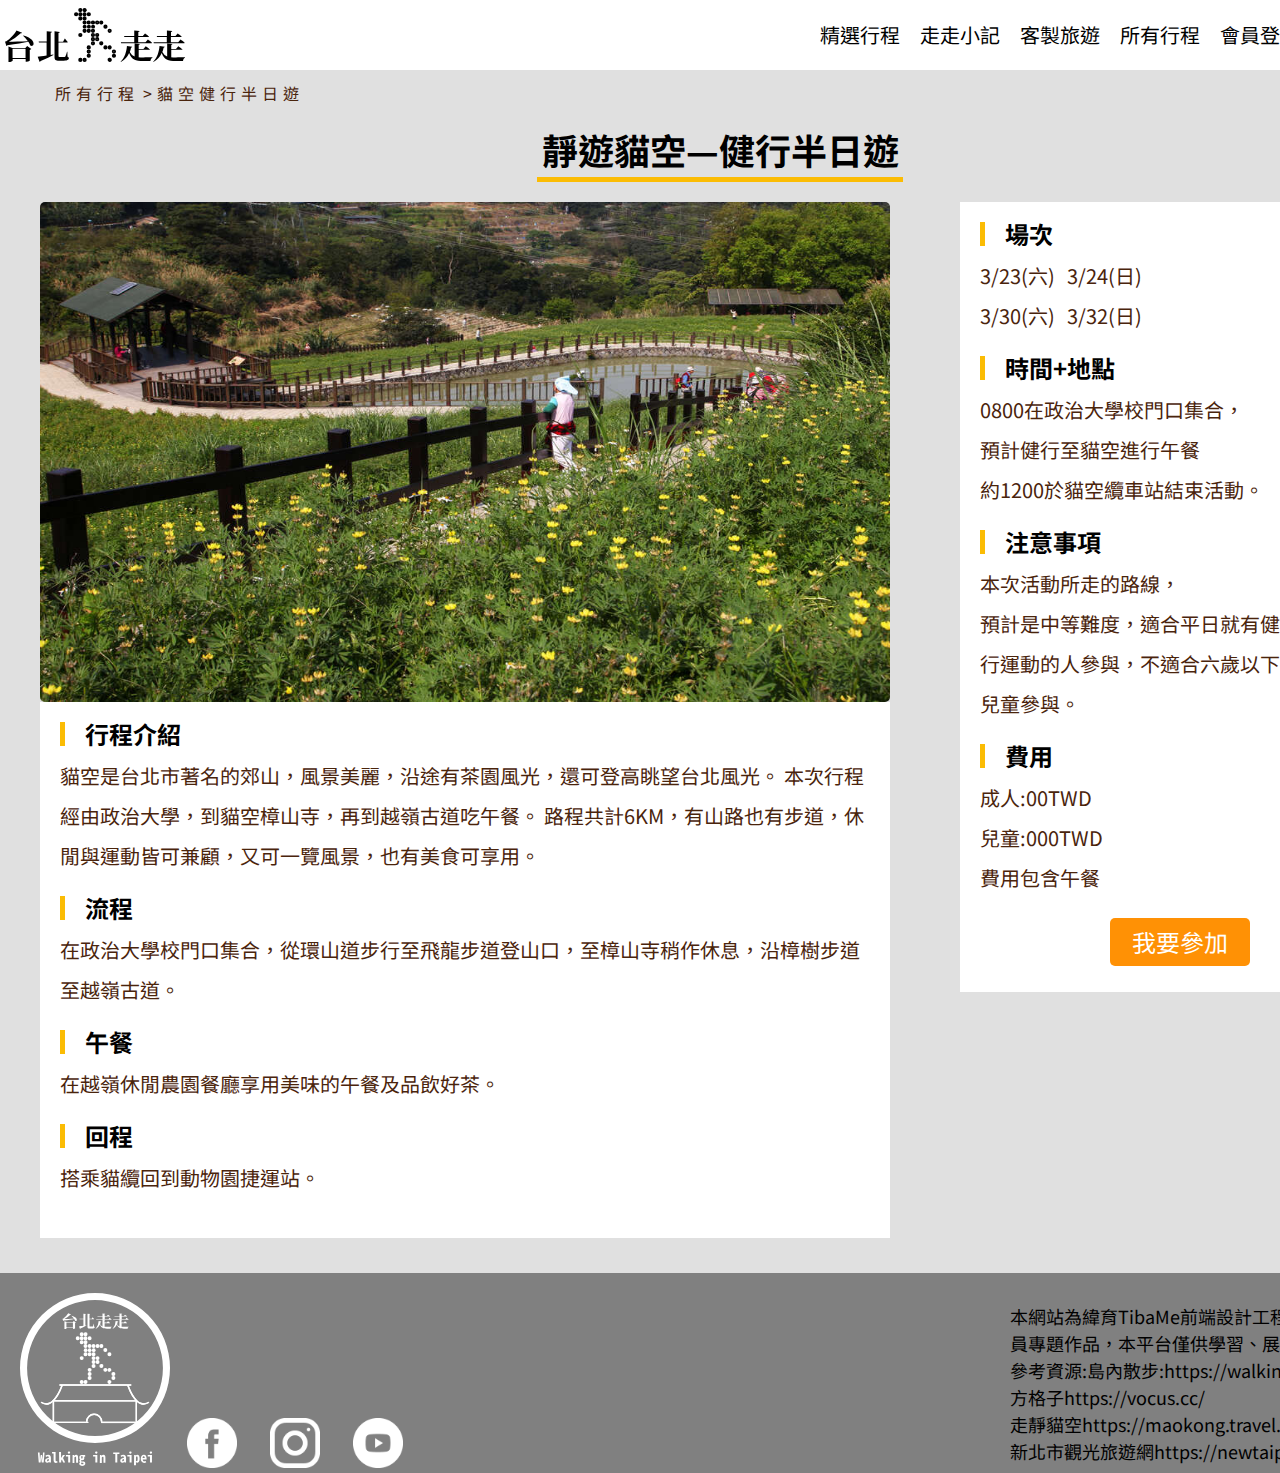
<file: item.html>
<!DOCTYPE html>
<html lang="en">
<head>
    <meta charset="UTF-8">
    <meta http-equiv="X-UA-Compatible" content="IE=edge">
    <meta name="viewport" content="width=device-width, initial-scale=1.0">
    <title>靜遊貓空—健行半日遊</title>
    <link rel="stylesheet" href="./css/reset.css">
    <link rel="stylesheet" href="./css/common.css">
    <link rel="stylesheet" href="./css/item.css">
    <style>
        @import url('https://fonts.googleapis.com/css2?family=Noto+Sans+TC&display=swap');
    </style>
</head>
<body>
    <nav class="nav">
        <!--導航欄-->
        <ol class="nav-ol">
            <li class="logo-li"><a href="./index.html"><img src="./image/index/logo_top.svg" alt="logo圖" class="nav-logo"></a></li>
            <li><a href="./maintrip.html">精選行程</a></li>
            <li><a href="./bloglist.html">走走小記</a></li>
            <li><a href="./customized.html">客製旅遊</a></li>
            <li><a href="./itemlist.html">所有行程</a></li>
            <li><a href="./login.html">會員登入</a></li>
            <li><a href="#" class="engversion-a">ENG</a></li>
            <li id="searchbarid"><img src="./image/index/search.png" alt="搜尋logo" class="searchbarlogo">
                <div class="hidesearchbar" id="searchbararea">
                    <input type="text" placeholder="想找什麼嗎?"><button>搜尋</button>
                </div>
            </li>
            <li id="gototopli">Top</li>
           
           
        </ol>
    </nav>
    <header class="item-header">
        <div class="navigation"><a href="./itemlist.html">所有行程</a> <a href="./item.html">>貓空健行半日遊</a> </div>
        <h1>靜遊貓空—健行半日遊</h1>
    </header>
    <main class="item-main">
        <section class="item-section-left">
            <img src="./image/item/item1.jfif" alt="">
            <div>
                <ol>
                    <li>
                        <h2>行程介紹</h2>
                        <p>貓空是台北市著名的郊山，風景美麗，沿途有茶園風光，還可登高眺望台北風光。
                            本次行程經由政治大學，到貓空樟山寺，再到越嶺古道吃午餐。
                            路程共計6KM，有山路也有步道，休閒與運動皆可兼顧，又可一覽風景，也有美食可享用。
                        </p>
                    </li>
                    <li>
                        <h2>流程</h2>
                        <p>
                            在政治大學校門口集合，從環山道步行至飛龍步道登山口，至樟山寺稍作休息，沿樟樹步道至越嶺古道。
                        </p>
                    </li>
                    <li>
                        <h2>午餐</h2>
                        <p>在越嶺休閒農園餐廳享用美味的午餐及品飲好茶。</p>
                    </li>
                    <li>
                        <h2>回程</h2>
                        <p>搭乘貓纜回到動物園捷運站。</p>
                    </li>
                </ol>
            </div>


        </section>
        <section class="item-section-right">
            <ol>
                <li>
                    <h2>場次</h2>
                    <p>3/23(六) &nbsp&nbsp3/24(日)<br>
                        3/30(六) &nbsp&nbsp3/32(日)</p>
                </li>
                <li>
                    <h2>時間+地點</h2>
                    <p>
                        0800在政治大學校門口集合，<br>
                        預計健行至貓空進行午餐<br>
                        約1200於貓空纜車站結束活動。
                    </p>
                </li>
                <li>
                    <h2>注意事項</h2>
                    <p>本次活動所走的路線，<br>
                        預計是中等難度，適合平日就有健<br>                
                        行運動的人參與，不適合六歲以下<br>                
                        兒童參與。
                    </p>
                </li>
                <li>
                    <h2>費用</h2>
                    <p>
                        成人:00TWD<br>
                        兒童:000TWD<br>
                        費用包含午餐
                    </p>
                </li>
                <li>
                    <a href="./login.html">我要參加</a>
                </li>
            </ol>
        </section>
    </main>
    <footer class="footer">
        <a class="footer-logo-a" id="footer_logoid"><img src="./image/index/logo_bottom_white.svg" alt="" class="footer-logo-img"></a>
        <ol class="footer-ol">
            <li><a href=""><img src="./image/index/facebook.png" alt=""></a></li><!--iglogo-->
            <li><a href=""><img src="./image/index/instagram.png" alt=""></a></li><!--fblogo-->
            <li><a href=""><img src="./image/index/youtube.png" alt=""></a></li><!--YOUTUBE LOGO-->
            
        </ol>
        <!--免責聲明-->
        <p class="declare">
            本網站為緯育TibaMe前端設計工程師班第76期學員專題作品，本平台僅供學習、展示之用。<br>
            參考資源:島內散步:https://walkin.tw/<br>
            方格子https://vocus.cc/<br>
            走靜貓空https://maokong.travel.taipei/<br>
            新北市觀光旅遊網https://newtaipei.travel/
        </p>
    </footer>
    <script src="./JS/myproject.js"></script>
</body>
</html>
</file>
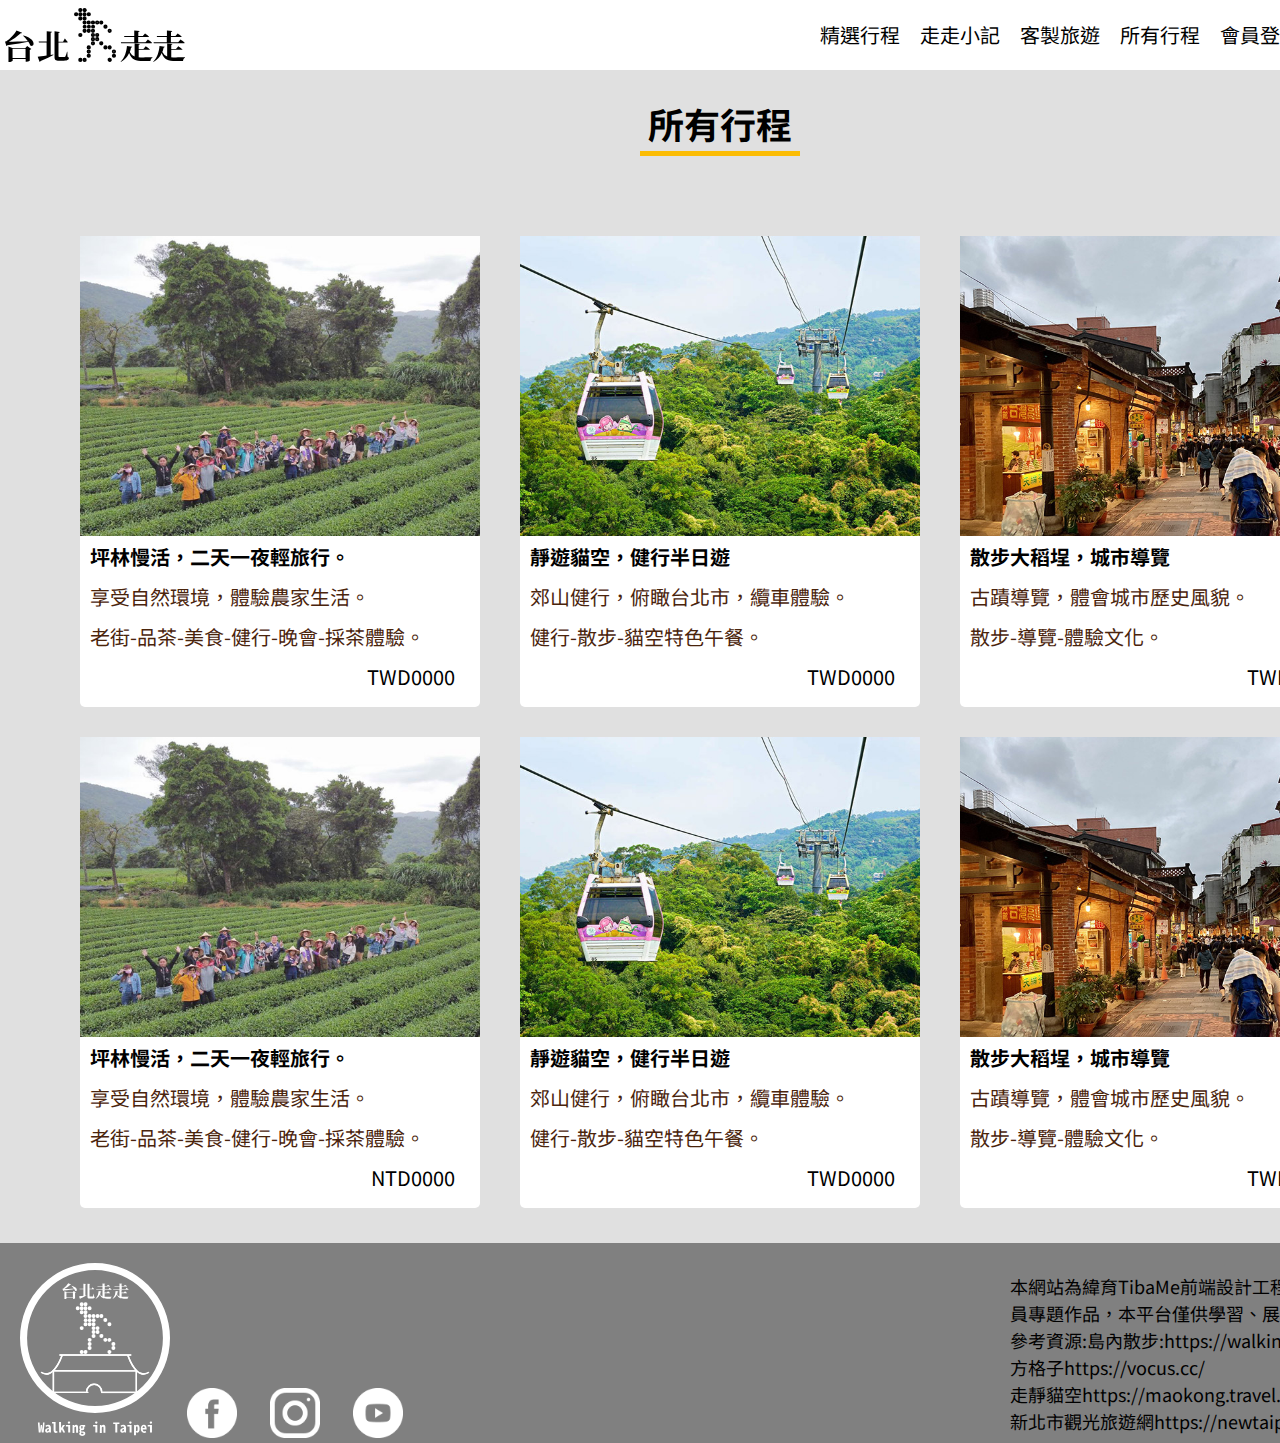
<file: itemlist.html>
<!DOCTYPE html>
<html lang="en">
<head>
    <meta charset="UTF-8">
    <meta http-equiv="X-UA-Compatible" content="IE=edge">
    <meta name="viewport" content="width=device-width, initial-scale=1.0">
    <title>所有行程</title>
    <link rel="stylesheet" href="./css/reset.css">
    <link rel="stylesheet" href="./css/common.css">
    <link rel="stylesheet" href="./css/itemlist.css">
    <style>
        @import url('https://fonts.googleapis.com/css2?family=Noto+Sans+TC&display=swap');
    </style>
</head>
<body>
    <nav class="nav">
        <!--導航欄-->
        <ol class="nav-ol">
            <li class="logo-li"><a href="./index.html"><img src="./image/index/logo_top.svg" alt="logo圖" class="nav-logo"></a></li>
            <li><a href="./maintrip.html">精選行程</a></li>
            <li><a href="./bloglist.html">走走小記</a></li>
            <li><a href="./customized.html">客製旅遊</a></li>
            <li><a href="./itemlist.html">所有行程</a></li>
            <li><a href="./login.html">會員登入</a></li>
            <li><a href="#" class="engversion-a">ENG</a></li>
            <li id="searchbarid"><img src="./image/index/search.png" alt="搜尋logo" class="searchbarlogo">
                <div class="hidesearchbar" id="searchbararea">
                    <input type="text" placeholder="想找什麼嗎?"><button>搜尋</button>
                </div>
            </li>
            <li id="gototopli">Top</li>
           
           
        </ol>
    </nav>
    <header class="itemlist-header">
        <h1>所有行程</h1>
    </header>
    <main class="itemlist-main">
        <ol class="itemlist-ol">
            <li>
                <a href="./item.html">
                    <img src="./image/itemlist/item1.jpg" alt="">
                    <h2>坪林慢活，二天一夜輕旅行。</h2>
                    <p>
                        享受自然環境，體驗農家生活。<br>
                        老街-品茶-美食-健行-晚會-採茶體驗。
                        <div>TWD0000</div>
                    </p>
                </a>
            </li>
            <li> 
                <a href="./item.html">
                    <img src="./image/itemlist/item2.jpg" alt="">
                    <h2>靜遊貓空，健行半日遊</h2>
                    <p>
                        郊山健行，俯瞰台北市，纜車體驗。<br>
                        健行-散步-貓空特色午餐。
                        <div>TWD0000</div>
                    </p>
                </a>
            </li>
            <li>
                <a href="./item.html">
                    <img src="./image/itemlist/item3.jpg" alt="">
                    <h2>散步大稻埕，城市導覽</h2>
                    <p>
                        古蹟導覽，體會城市歷史風貌。<br>
                        散步-導覽-體驗文化。
                        <div>TWD0000</div>
                    </p>
                </a>
            </li>
            <li>
                <a href="./item.html">
                    <img src="./image/itemlist/item1.jpg" alt="">
                    <h2>坪林慢活，二天一夜輕旅行。</h2>
                    <p>
                        享受自然環境，體驗農家生活。<br>
                        老街-品茶-美食-健行-晚會-採茶體驗。
                        <div>NTD0000</div>
                    </p>
                </a>
            </li>
            <li>
                <a href="./item.html">
                    <img src="./image/itemlist/item2.jpg" alt="">
                    <h2>靜遊貓空，健行半日遊</h2>
                    <p>
                        郊山健行，俯瞰台北市，纜車體驗。<br>
                        健行-散步-貓空特色午餐。
                        <div>TWD0000</div>
                    </p>
                </a>
            </li>
            <li>
                <a href="./item.html">
                    <img src="./image/itemlist/item3.jpg" alt="">
                    <h2>散步大稻埕，城市導覽</h2>
                    <p>
                        古蹟導覽，體會城市歷史風貌。<br>
                        散步-導覽-體驗文化。
                        <div>TWD0000</div>
                    </p>
                </a>
            </li>
    </main>
    <footer class="footer">
        <a class="footer-logo-a"  id="footer_logoid"><img src="./image/index/logo_bottom_white.svg" alt="" class="footer-logo-img"></a>
        <ol class="footer-ol">
            <li><a href=""><img src="./image/index/facebook.png" alt=""></a></li><!--iglogo-->
            <li><a href=""><img src="./image/index/instagram.png" alt=""></a></li><!--fblogo-->
            <li><a href=""><img src="./image/index/youtube.png" alt=""></a></li><!--YOUTUBE LOGO-->
            
        </ol>
        <!--免責聲明-->
        <p class="declare">
            本網站為緯育TibaMe前端設計工程師班第76期學員專題作品，本平台僅供學習、展示之用。<br>
            參考資源:島內散步:https://walkin.tw/<br>
            方格子https://vocus.cc/<br>
            走靜貓空https://maokong.travel.taipei/<br>
            新北市觀光旅遊網https://newtaipei.travel/
        </p>
    </footer>
    <script src="./JS/myproject.js"></script>
</body>
</html>
</file>
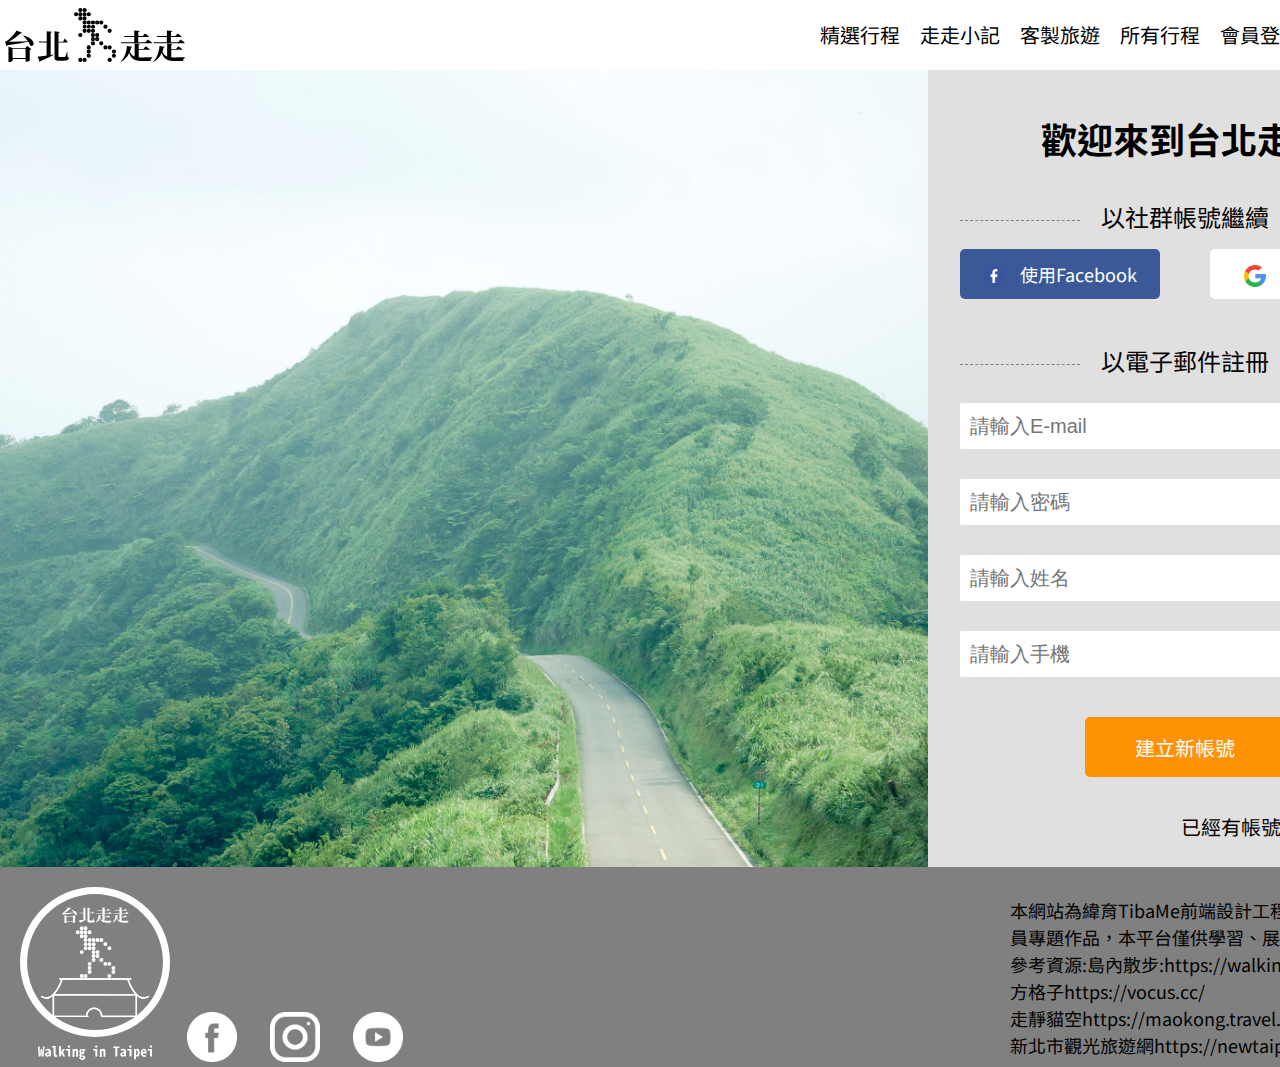
<file: login.html>
<!DOCTYPE html>
<html lang="en">
<head>
    <meta charset="UTF-8">
    <meta http-equiv="X-UA-Compatible" content="IE=edge">
    <meta name="viewport" content="width=device-width, initial-scale=1.0">
    <title>會員登入</title>
    <link rel="stylesheet" href="./css/reset.css">
    <link rel="stylesheet" href="./css/common.css">
    <link rel="stylesheet" href="./css/login.css">
    <style>
        @import url('https://fonts.googleapis.com/css2?family=Noto+Sans+TC&display=swap');
    </style>
</head>
<body>
    <nav class="nav">
        <!--導航欄-->
        <ol class="nav-ol">
            <li class="logo-li"><a href="./index.html"><img src="./image/index/logo_top.svg" alt="logo圖" class="nav-logo"></a></li>
            <li><a href="./maintrip.html">精選行程</a></li>
            <li><a href="./bloglist.html">走走小記</a></li>
            <li><a href="./customized.html">客製旅遊</a></li>
            <li><a href="./itemlist.html">所有行程</a></li>
            <li><a href="./login.html">會員登入</a></li>
            <li><a href="#" class="engversion-a">ENG</a></li>
            <li id="searchbarid"><img src="./image/index/search.png" alt="搜尋logo" class="searchbarlogo">
                <div class="hidesearchbar" id="searchbararea">
                    <input type="text" placeholder="想找什麼嗎?"><button>搜尋</button>
                </div>
            </li>
            <li id="gototopli">Top</li>
           
           
        </ol>
    </nav>
    <main class="login-main">
        <section class="bgimage">
            
        </section>
        <section class="login-section">
            <h1>歡迎來到台北走走</h1>
            <div class="use-soclialmedia">
                <span>以社群帳號繼續</span>
            </div>
            <div class="socialmeedia-btn-container">
                <button id="facebook-signup-btn"><img src="./image/login/facebook.png" alt="">使用Facebook</button>
                <button id="google-signup-btn"><img src="./image/login/gooogle.png" alt="">使用Google</button>
            </div>
            <div class="use-email">
                <span>以電子郵件註冊</span>
            </div>
            <!-- <div class="choice-bar">               
                <button id="signup-btn" class="btn3">註冊</button>
                <button id="login-btn"class="btn3">登入</button>
                <button id="password-btn" class="btn3">忘記密碼</button>
            </div> -->
                <div class="newuser-formplace">
                    <form action="#" >
                        <ol class="form-ol">
                            <li>
                                <input type="text" name="newemail" id="newemail"placeholder="請輸入E-mail">
                             </li>
                            <li>
                                <input type="text" name="newpassword" id="newpassword"placeholder="請輸入密碼">
                            </li>
                            <li>
                                <input type="text" name="newname" id="newname"placeholder="請輸入姓名">
                            </li>
                            <li>
                                <input type="text" name="newphone" id="newphone"placeholder="請輸入手機">
                            </li>
                            
                        </ol>
                        <button id="createnew-btn">建立新帳號</button>
                    </form>
                    <div class="login-container">
                        已經有帳號了?<a href="./shooping.html">按此登入</a>
                    </div>

                </div>
                

            
        </section>

    </main>
    <footer class="footer">
        <a class="footer-logo-a" id="footer_logoid"><img src="./image/index/logo_bottom_white.svg" alt="" class="footer-logo-img"></a>
        <ol class="footer-ol">
            <li><a href=""><img src="./image/index/facebook.png" alt=""></a></li><!--iglogo-->
            <li><a href=""><img src="./image/index/instagram.png" alt=""></a></li><!--fblogo-->
            <li><a href=""><img src="./image/index/youtube.png" alt=""></a></li><!--YOUTUBE LOGO-->
            
        </ol>
        <!--免責聲明-->
        <p class="declare">
            本網站為緯育TibaMe前端設計工程師班第76期學員專題作品，本平台僅供學習、展示之用。<br>
            參考資源:島內散步:https://walkin.tw/<br>
            方格子https://vocus.cc/<br>
            走靜貓空https://maokong.travel.taipei/<br>
            新北市觀光旅遊網https://newtaipei.travel/
        </p>
    </footer>
    <script src="./JS/myproject.js"></script>
</body>
</html>
</file>
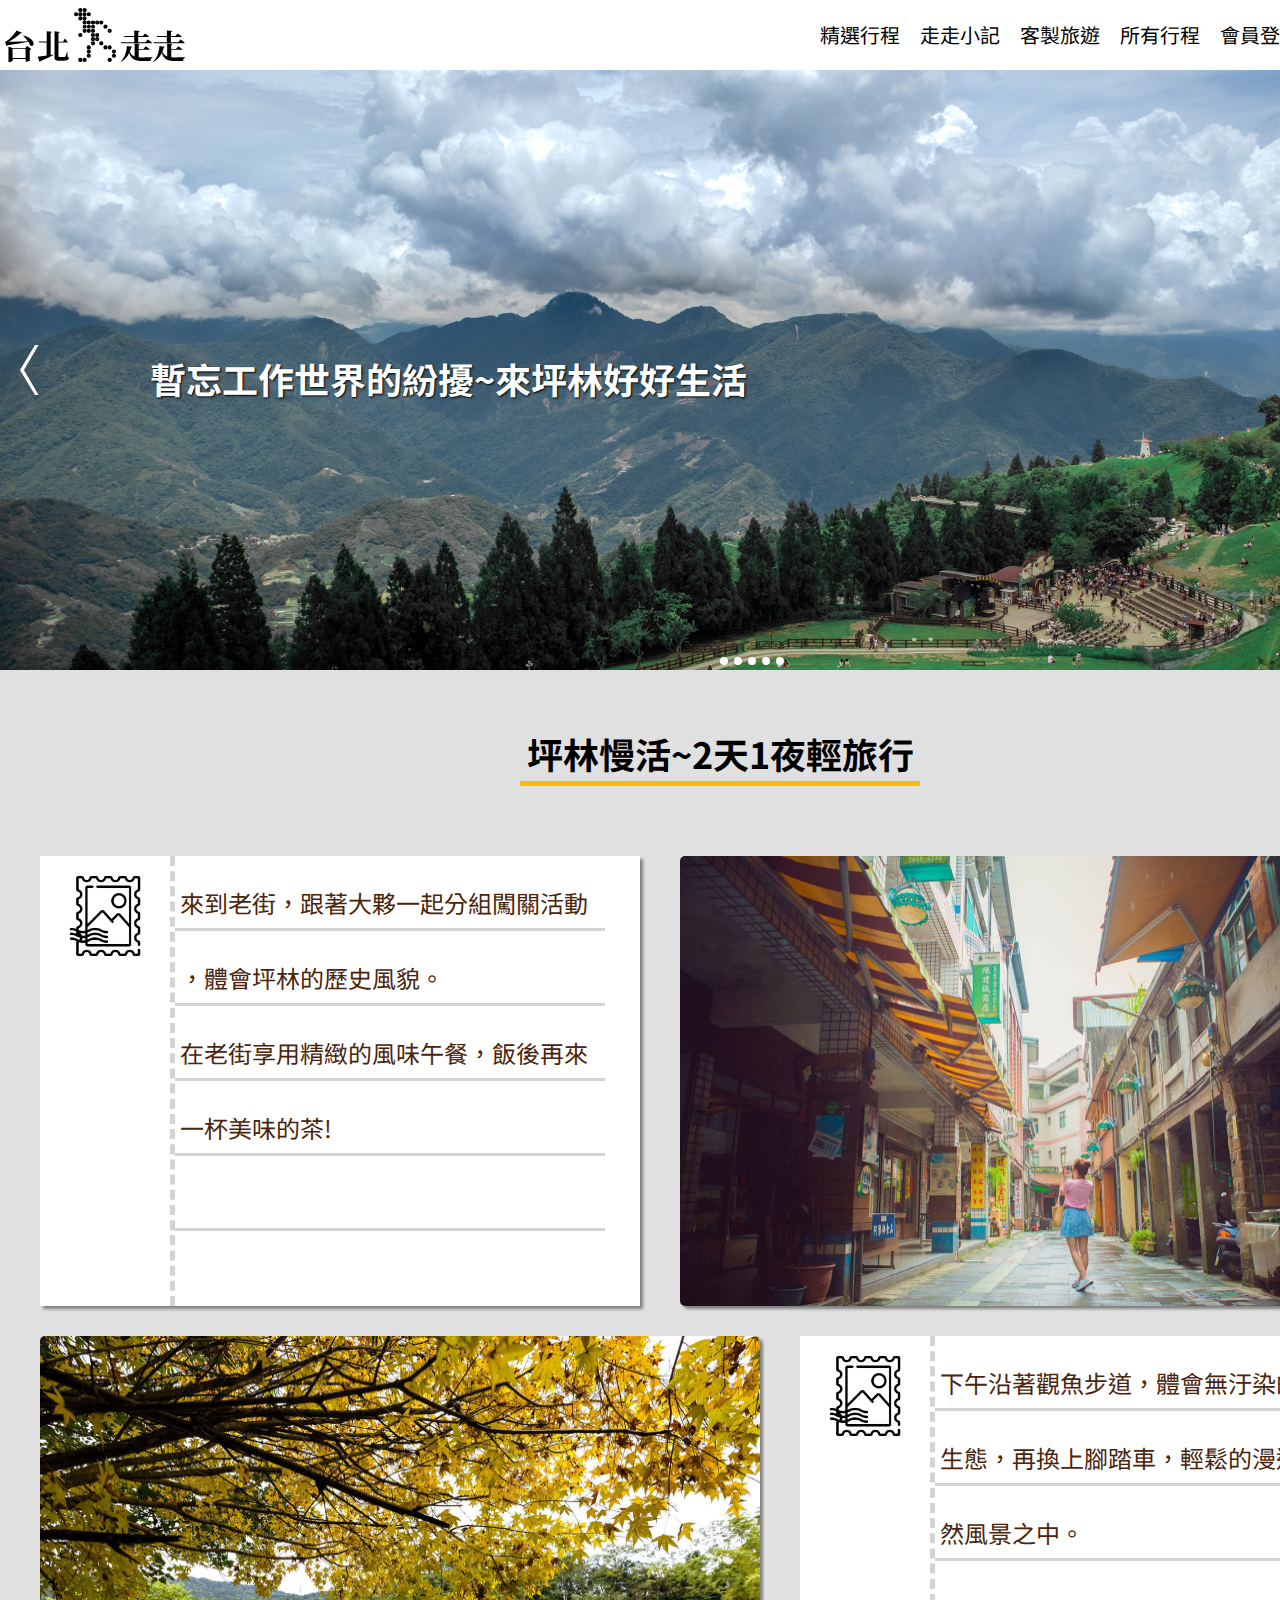
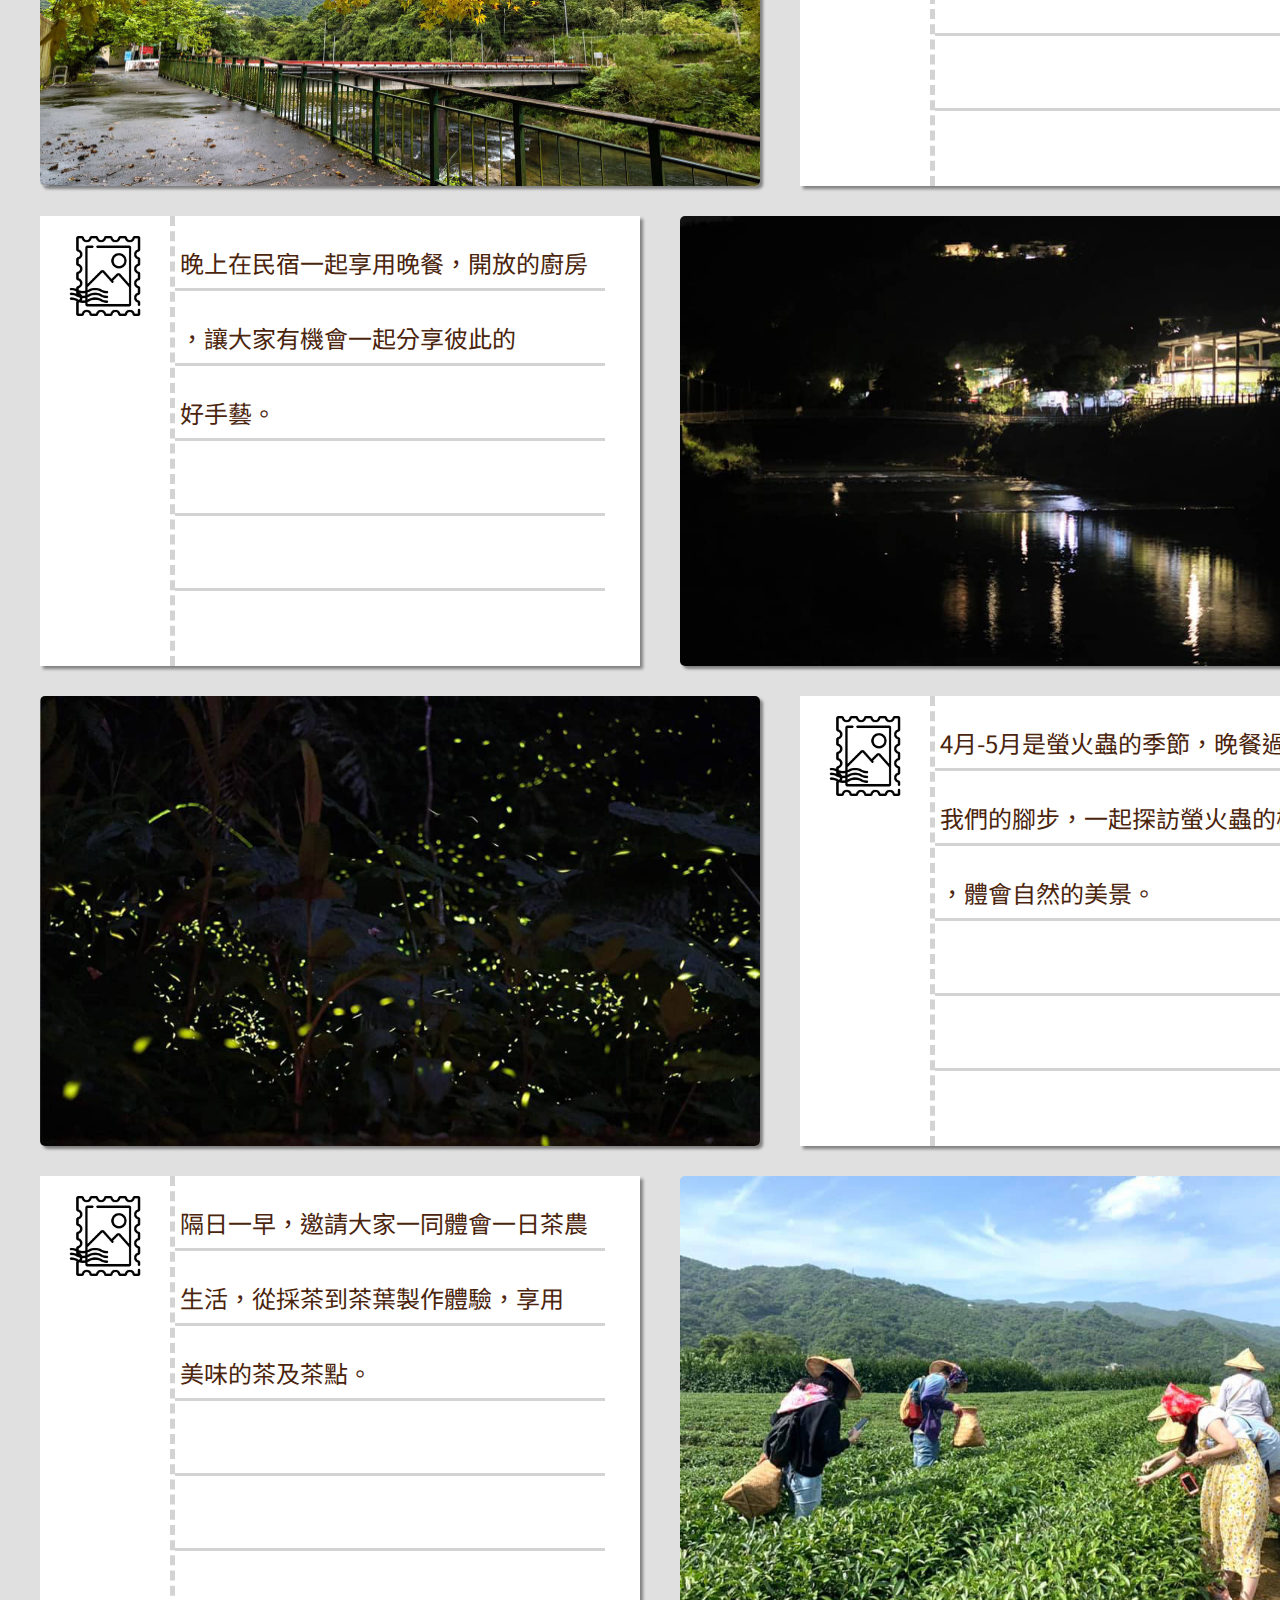
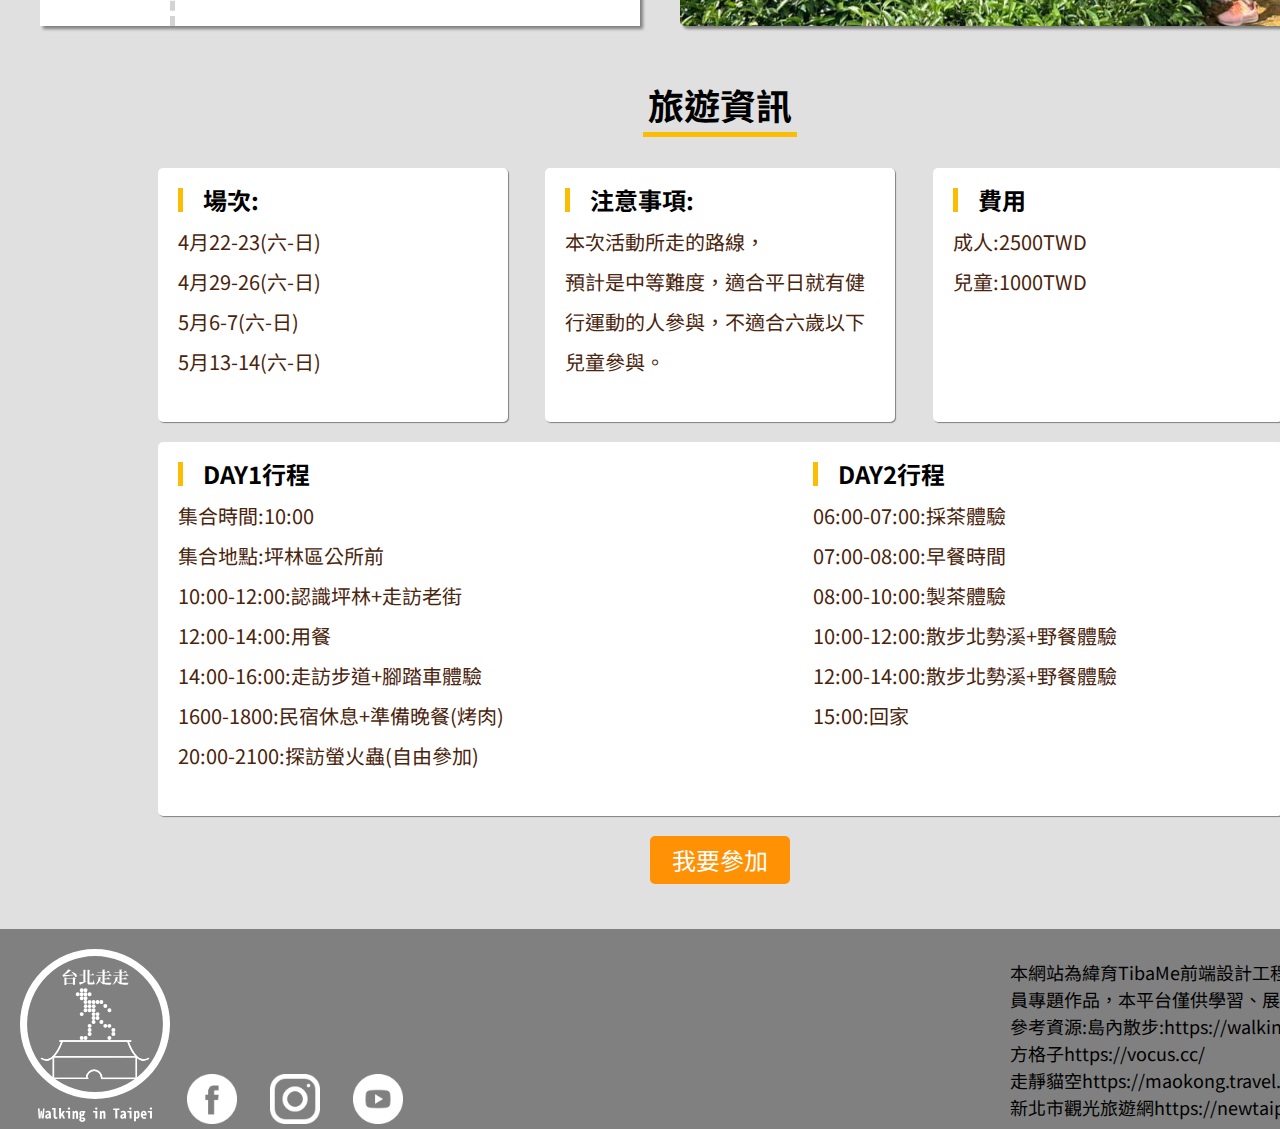
<file: maintrip.html>
<!DOCTYPE html>
<html lang="en">
<head>
    <meta charset="UTF-8">
    <meta http-equiv="X-UA-Compatible" content="IE=edge">
    <meta name="viewport" content="width=device-width, initial-scale=1.0">
    <title>精選旅行</title>
    <link rel="stylesheet" href="./css/reset.css">
    <link rel="stylesheet" href="./css/common.css">
    <link rel="stylesheet" href="./css/maintrip.css">
    <style>
        @import url('https://fonts.googleapis.com/css2?family=Noto+Sans+TC&display=swap');
    </style>
</head>
<body>
    <nav class="nav">
        <!--導航欄-->
        <ol class="nav-ol">
            <li class="logo-li"><a href="./index.html"><img src="./image/index/logo_top.svg" alt="logo圖" class="nav-logo"></a></li>
            <li><a href="./maintrip.html">精選行程</a></li>
            <li><a href="./bloglist.html">走走小記</a></li>
            <li><a href="./customized.html">客製旅遊</a></li>
            <li><a href="./itemlist.html">所有行程</a></li>
            <li><a href="./login.html">會員登入</a></li>
            <li><a href="#" class="engversion-a">ENG</a></li>
            <li id="searchbarid"><img src="./image/index/search.png" alt="搜尋logo" class="searchbarlogo">
                <div class="hidesearchbar" id="searchbararea">
                    <input type="text" placeholder="想找什麼嗎?"><button>搜尋</button>
                </div>
            </li>
            <li id="gototopli">Top</li>
           
           
        </ol>
    </nav>
    <header class="main-header">
        

        <section class="mainslide">
            <!--大圖輪播區-->
            <h2>暫忘工作世界的紛擾~來坪林好好生活</h2>
            <button class="slide-left-btn"></button>
            <button class="slide-right-btn"></button>
            <!--輪播圖的箭頭-->
            <div class="dots">
                <span class="dot">  </span>
                <span class="dot">  </span>
                <span class="dot">  </span>
                <span class="dot">  </span>
                <span class="dot">  </span>
            </div>
        </section>
    </header>
    <main class="maintrip-main">
        <h1>
            坪林慢活~2天1夜輕旅行
        </h1>
        <section class="section">
            <div class="postcard">   
                <div class="postcard-left">
                    <img src="./image/main/stamp.png" alt="">

                </div>
                <div class="postcard-right">
                    <p><span>來到老街，跟著大夥一起分組闖關活動</span></p>
                    <p><span>，體會坪林的歷史風貌。</span></p>
                    <p><span>在老街享用精緻的風味午餐，飯後再來</span></p>
                    <p><span>一杯美味的茶!</span></p>
                    <p><span></span></p>
                    

                </div>

            </div>
            <img src="./image/main/trip1.jpg" alt="" class="postcard-pic">

            <img src="./image/main/trip2.jpg" alt=""  class="postcard-pic" >
            <div class="postcard">
                <div class="postcard-left">
                    <img src="./image/main/stamp.png" alt="">

                </div>
                <div class="postcard-right">
                    <p><span>下午沿著觀魚步道，體會無汙染的自然</span></p>
                    <p><span>生態，再換上腳踏車，輕鬆的漫遊在自</span></p>
                    <p><span>然風景之中。</span></p>
                    <p><span></span></p>
                    <p><span></span></p>
                    
                </div>
            </div>

            <div class="postcard">
                <div class="postcard-left">
                    <img src="./image/main/stamp.png" alt="">

                </div>
                <div class="postcard-right">
                    <p><span>晚上在民宿一起享用晚餐，開放的廚房</span></p>
                    <p><span>，讓大家有機會一起分享彼此的</span></p>
                    <p><span>好手藝。</span></p>
                    <p></p>
                    <p></p>
                    

                </div>

            </div>
            <img src="./image/main/trip3.jpg" alt="" class="postcard-pic">

            <img src="./image/main/trip4.jpg" alt="" class="postcard-pic">
            <div class="postcard">
                <div class="postcard-left">
                    <img src="./image/main/stamp.png" alt="">

                </div>
                <div class="postcard-right">
                    <p><span>4月-5月是螢火蟲的季節，晚餐過後跟著</span></p>
                    <p><span>我們的腳步，一起探訪螢火蟲的棲息地</span></p>
                    <p><span>，體會自然的美景。</span></p>
                    <p></p>
                    <p></p>
                  

                </div>

            </div>
            <div class="postcard">
                <div class="postcard-left">
                    <img src="./image/main/stamp.png" alt="">

                </div>
                <div class="postcard-right">
                    <p><span>隔日一早，邀請大家一同體會一日茶農</span></p>   
                    <p><span>生活，從採茶到茶葉製作體驗，享用</span></p>
                    <p><span>美味的茶及茶點。</span></p>
                    <p></p>
                    <p></p>

                </div>

            </div>
            <img src="./image/main/trip5.jpg" alt=""class="postcard-pic">


        </section>
        <h2 class="information-h2">旅遊資訊</h2>
        <section class="information">
            <ol class="information-ol">
                <li>
                    <h3>場次:</h3>
                    <p>4月22-23(六-日)<br>4月29-26(六-日)<br>
                    5月6-7(六-日)<br>
                    5月13-14(六-日)</p>
                </li>          
                <li>
                    <h3>注意事項:</h3>
                    <p>本次活動所走的路線，<br>
                        預計是中等難度，適合平日就有健<br>                
                        行運動的人參與，不適合六歲以下<br>                
                        兒童參與。
                    </p>
                </li>
                <li>
                    <h3>費用</h3>
                    <p>
                        成人:2500TWD<br>
                        兒童:1000TWD<br>
                    </p>
                </li>
                <li class="timeline"> 
                    <div>   
                        <h3>DAY1行程</h3>
                        <p>
                            集合時間:10:00<br>
                            集合地點:坪林區公所前<br>
                            10:00-12:00:認識坪林+走訪老街<br>
                            12:00-14:00:用餐<br>
                            14:00-16:00:走訪步道+腳踏車體驗<br>
                            1600-1800:民宿休息+準備晚餐(烤肉)<br>
                            20:00-2100:探訪螢火蟲(自由參加)
                        </p>
                    </div>
                    <div>   
                        <h3>DAY2行程</h3>
                        <p>
                            06:00-07:00:採茶體驗<br>
                            07:00-08:00:早餐時間<br>
                            08:00-10:00:製茶體驗<br>
                            10:00-12:00:散步北勢溪+野餐體驗<br>
                            12:00-14:00:散步北勢溪+野餐體驗<br>
                            15:00:回家
                        </p>
                    </div>    
                </li>
            </ol>
            <a href="./login.html">我要參加</a>
                   
            
            
            
            
            


            
        </section>

    </main>
    
    <footer class="footer">
        <a class="footer-logo-a" id="footer_logoid"><img src="./image/index/logo_bottom_white.svg" alt="" class="footer-logo-img"></a>
        <ol class="footer-ol">
            <li><a href=""><img src="./image/index/facebook.png" alt=""></a></li><!--iglogo-->
            <li><a href=""><img src="./image/index/instagram.png" alt=""></a></li><!--fblogo-->
            <li><a href=""><img src="./image/index/youtube.png" alt=""></a></li><!--YOUTUBE LOGO-->
            
        </ol>
        <!--免責聲明-->
        <p class="declare">
            本網站為緯育TibaMe前端設計工程師班第76期學員專題作品，本平台僅供學習、展示之用。<br>
            參考資源:島內散步:https://walkin.tw/<br>
            方格子https://vocus.cc/<br>
            走靜貓空https://maokong.travel.taipei/<br>
            新北市觀光旅遊網https://newtaipei.travel/
        </p>
    </footer>
    <script src="./JS/myproject.js"></script>
</body>
</html>
</file>
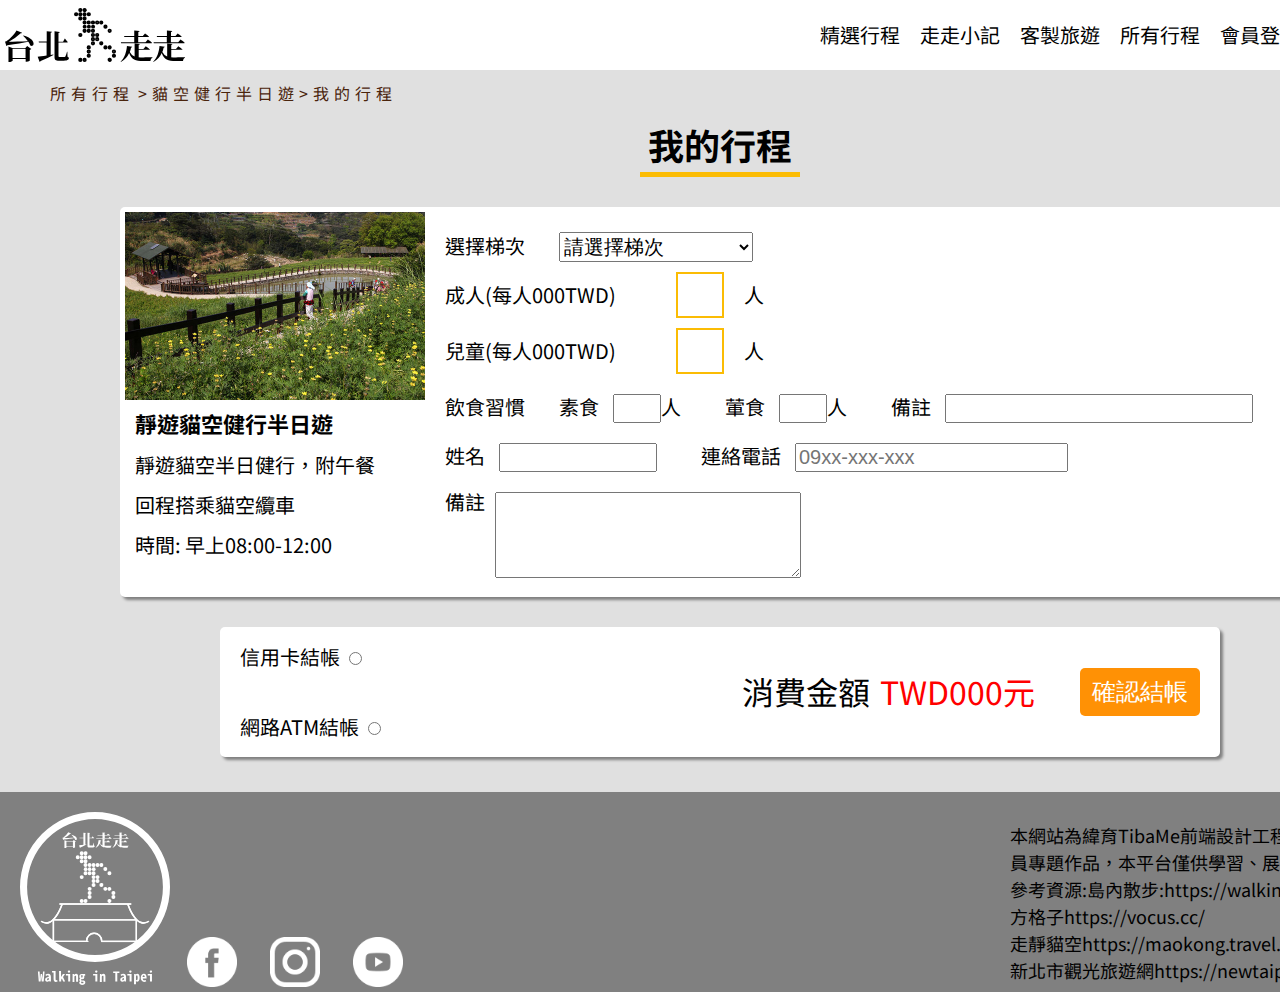
<file: shooping - 複製 - 複製 - 複製 - 複製 - 複製 - 複製.html>
<!DOCTYPE html>
<html lang="en">
<head>
    <meta charset="UTF-8">
    <meta http-equiv="X-UA-Compatible" content="IE=edge">
    <meta name="viewport" content="width=device-width, initial-scale=1.0">
    <title>我的行程</title>
    <link rel="stylesheet" href="./css/reset.css">
    <link rel="stylesheet" href="./css/common.css">
    <link rel="stylesheet" href="./css/shopping.css">
    <link rel="stylesheet" href="https://cdnjs.cloudflare.com/ajax/libs/font-awesome/6.1.1/css/all.min.css" integrity="sha512-KfkfwYDsLkIlwQp6LFnl8zNdLGxu9YAA1QvwINks4PhcElQSvqcyVLLD9aMhXd13uQjoXtEKNosOWaZqXgel0g==" crossorigin="anonymous" referrerpolicy="no-referrer" />
    <style>
        @import url('https://fonts.googleapis.com/css2?family=Noto+Sans+TC&display=swap');
    </style>
</head>
<body>
    <nav class="nav">
        <!--導航欄-->
        <ol class="nav-ol">
            <li class="logo-li"><a href="./index.html"><img src="./image/index/logo_top.svg" alt="logo圖" class="nav-logo"></a></li>
            <li><a href="./maintrip.html">精選行程</a></li>
            <li><a href="./bloglist.html">走走小記</a></li>
            <li><a href="./customized.html">客製旅遊</a></li>
            <li><a href="./itemlist.html">所有行程</a></li>
            <li><a href="./login.html">會員登入</a></li>
            <li><a href="#" class="engversion-a">ENG</a></li>
            <li id="searchbarid"><img src="./image/index/search.png" alt="搜尋logo" class="searchbarlogo">
                <div class="hidesearchbar" id="searchbararea">
                    <input type="text" placeholder="想找什麼嗎?"><button>搜尋</button>
                </div>
            </li>
            <li id="gototopli">Top</li>
           
           
        </ol>
    </nav>
    <header class="shopping-header">
        <div class="navigation"><a href="./itemlist.html">所有行程</a> <a href="./item.html">>貓空健行半日遊></a><a href="./shooping.html">我的行程</a> </div>
        <h1>我的行程</h1>
    </header>
    <main class="shopping-main">
        <div class="form-container">
            <div class="selected">
                <img src="./image/pay/pic1.jpg" alt="">
                <h2>靜遊貓空健行半日遊</h2>
                <p>靜遊貓空半日健行，附午餐<br>
                    回程搭乘貓空纜車<br>
                    時間: 早上08:00-12:00<br>
                </p>
            </div>
            <form action="#" class="shopping-form">
                <div class="time">        
                    <label for="mk22-time">選擇梯次</label>
                        <select name="mk22-time" id="mk22-time">
                            <option value="">請選擇梯次</option>
                            <option value="20220416sat">2022年4月16日(六)</option>
                            <option value="20220417sun">2022年4月17日(日)</option>
                            <option value="20220423sat">2022年4月23日(六)</option>
                            <option value="20220424sun">2022年4月24日(日)</option>
                            <option value="20220430sat">2022年4月30日(六)</option>
                            <option value="20220501sun">2022年5月1日(一)</option>
                        </select>
                       
                </div>
                <div class="number">
                    <!-- <span>報名人數</span> -->
                    <div class="adult-number">
                        <span>成人(每人000TWD)</span>
                        <button id="adult-number-minus-btn"><i class="fa-solid fa-minus"></i></button>
                        <input type="text" name="mk22-adult-number" id="mk22-adult-number"  readonly="readonly">
                        <button id="adult-number-plus-btn"><i class="fa-solid fa-plus"></i></button>
                        <span>人</span>
                    </div>
                    <div class="child-number">
                        <span>兒童(每人000TWD)</span>
                        <button id="child-number-minus-btn"><i class="fa-solid fa-minus"></i></button>
                        <input type="text" name="mk22-child-number" id="mk22-child-number" readonly="readonly">
                        <button id="child-number-minus-btn"><i class="fa-solid fa-plus"></i></button>
                        <span>人</span>
                    </div>

                </div>
                <div class="diet-habit">
                    <span>飲食習慣</span>
                    <label for="mk22-diet-habit-veg">素食</label>
                    <input type="number" id="mk22-diet-habit-veg" name="mk22-diet-habit-veg">人
                    <label for="mk22-diet-habit-meat">葷食</label>
                    <input type="number" id="mk22-diet-habit-meat" name="mk22-diet-habit-meat">人
                    <label for="diet-habit-note">備註</label>
                    <input type="text" id="diet-habit-note" name="diet-habit-note">
                </div>
                <div class="info">
                    <label for="mk22-name">姓名</label>
                    <input type="text" name="mk22-name" id="mk22-name">
                    <label for="mk22-phonenumber">連絡電話</label>
                    <input type="tel" name="mk22-phonenumber" id="mk22-phonenumber"
                    pattern="[0-9]{4}-[0-9]{3}-[0-9]{3}" required placeholder="09xx-xxx-xxx">
                </div>
                <div class="textarea">
                    <label for="mk22-textarea">備註</label>
                    <textarea name="mk22-textarea" id="mk22-textarea"></textarea>
                </div>
                
            </form>
        </div>
        <div class="confirm">
            <div class="select-pay"> 
                <div class="creditcard-container">
                    <label for="creditcard">信用卡結帳</label>
                    <input type="radio" name="select-way" id="creditcard" >
                </div>
                
                <div class="atm-container">
                    <label for="atm">網路ATM結帳</label>
                    <input type="radio" name="select-way" id="atm" >
                </div>    
            </div>

            <div class="price">
                <div>消費金額</div>
                <div id="price-div">TWD000元</div>
                <button id="confirm-btn">確認結帳</button>
            </div>
        </div>
    </main>
    <footer class="footer">
        <a class="footer-logo-a" id="footer_logoid"><img src="./image/index/logo_bottom_white.svg" alt="" class="footer-logo-img"></a>
        <ol class="footer-ol">
            <li><a href=""><img src="./image/index/facebook.png" alt=""></a></li><!--iglogo-->
            <li><a href=""><img src="./image/index/instagram.png" alt=""></a></li><!--fblogo-->
            <li><a href=""><img src="./image/index/youtube.png" alt=""></a></li><!--YOUTUBE LOGO-->
            
        </ol>
        <!--免責聲明-->
        <p class="declare">
            本網站為緯育TibaMe前端設計工程師班第76期學員專題作品，本平台僅供學習、展示之用。<br>
            參考資源:島內散步:https://walkin.tw/<br>
            方格子https://vocus.cc/<br>
            走靜貓空https://maokong.travel.taipei/<br>
            新北市觀光旅遊網https://newtaipei.travel/
        </p>
    </footer>
    <script src="./JS/myproject.js"></script>
</body>
</html>
</file>
<file: css/common.css>
body{
    font-family: 'Noto Sans TC', sans-serif,"微軟正黑體";
    background-color:#F5F5F5
   

}
/*導覽列*/
.nav_underline{
    /*首頁以外  選到的要有底線*/
    border-bottom:5px solid #FBBC04;
}
.nav{
    width:1440px;
    height:70px;
    background-color: #fff;
    /* border: 1px solid green; */
    margin:0 auto;
    position:sticky;
    top:0px;
    z-index: 1;
}
.nav-ol{
    height:100%;
    /* border:1px solid blue; */
    margin:0 auto;
    display:flex;
    justify-content:flex-end;
    position:relative;
}
.nav-ol li{
    width:100px;
    /* border:1px solid red; */
    text-align:center;   
}
.nav-ol :nth-child(7){
    width:70px;
    text-align: center;
}
.nav-ol :nth-child(7) a{
    width:70px;
    text-align: center;
}
.nav-ol :nth-child(8){
    width:60px;
    text-align: center;
}



.logo-li {
    margin-right:auto;
    /* border: 1px solid black; */
}

/*導覽列logo圖*/
.nav-logo{
  width:180px;
  display:block;
  padding-top: 7.8px;
  padding-left: 5px;
 
}
.nav-logo:hover{
    cursor: pointer;
   
}

.nav-ol a{
    display:block;
    height:100%;
    width:100px;
    text-decoration:none;
    color:black;
    font-size:20px;
    line-height:3.5;
    
}
/* .nav-ol.engversion-a a{
    width:80px;
}
.nav-ol.engversion-a{
    width:80px;
} */
.nav-ol a:hover{
    /* border-bottom:5px solid goldenrod; */
    color:#FBBC04;
}
.searchbarlogo{
    width:40px;
    height:40px;
    margin-top:10px;
}

.searchbarlogo:hover{
  transform:scale(1.25);
  cursor: pointer;
}


/*click觸發的搜尋bar*/
.searchbar{
    /* border:1px solid black; */
    width:350px;
    height:50px;
    position:absolute;
    top:70px;
    right:0px;
    display:flex;
    justify-content: space-around;
    align-items: center;
    background-color:#fff;
    border-radius:10px;

}
.searchbar input{
  display:inline-block;
  border:1px solid #E0E0E0;
  font-family: 'Noto Sans TC', sans-serif,"微軟正黑體";
  font-size:18px;
  height:40px;
  width:240px;
}
.searchbar button{
    font-family: 'Noto Sans TC', sans-serif,"微軟正黑體"; 
    height:40px;
    width:60px;
    font-size:18px;
   display:inline-block;
   border:0;
   background-color: #fff;
   cursor: pointer;
}
 /*隱藏的搜尋bar*/
 .hidesearchbar{
    display:none;
 }


#gototopli{
    /* display:block; */
    display:none;
    position:fixed;
    bottom:50px;
    right:0px;
    z-index: 99;
    box-sizing: border-box;
    padding-top: 36px;
    width:100px;
    height:100px;
    font-size: 24px;
    text-align: center;
    background-color: #fff;
    opacity: 60%;
    cursor: pointer;
}
   


/*footer*/

.footer{
    box-sizing: border-box;
    width:1440px;
    height:200px;
    margin:0 auto;
    background-color: grey;
    /* border:1px solid black; */
    display:flex;
}
.footer-logo-img{
    /*logoimg*/
    display:block;
    /* width:200px; */
    cursor: pointer;
    
}
.footer-logo-a{
    display:block;
    height:150px;
    width:150px;
    margin-top: 20px;
    margin-left: 20px;
}
.footer-ol{
    /* box-sizing: border-box;
    border:2px solid white; */
    width:250px;
    display:flex;
    justify-content:space-around;
    align-items: center;
    
}
.footer-ol li{
    /* border:1px solid red; */
    margin-top: 130px;
}

.footer-ol a{
    display:block;
    width:50px;
    height:40px;
}

.footer-ol img{
    width:100%;
}

/*版權免責聲明*/

.declare{
    /* border:1px solid white; */
    font-size: 18px;
    line-height: 1.5;
    width:400px;
    margin-left: auto;
    margin-right:30px;
    margin-top:30px;
}
</file>
<file: css/index.css>
.index-header{
    box-sizing: border-box;
    width:1440px;
    /* border:1px solid red; */
    margin:0 auto;
    background-color:#fff;
}


.indexslide{
    width:100%;
    height:600px;
    /* background-image: url('../image/index/slide1.jpg'); */
    background-size: cover;
    position: relative;
    
}
.slideimg{
    width:100%;
    display:none;
}
.on{
    display:block;
}

.slide-left-btn{
    display:block;
    width:30px;
    height:50px;
    border:none;
    background-color: white;
    opacity: 70%;
    clip-path:polygon(50% 0, 62% 0, 13% 50%, 62% 100%, 50% 100%, 0% 50%);
    position: absolute;
    top:275px;
    left:20px;
    cursor: pointer;
   
}

.slide-right-btn{
    display:block;
    width:30px;
    height:50px;
    border:none;
    background-color: white;
    opacity: 70%;
    clip-path: polygon(38% 0,50% 0, 100% 50%, 50% 100%, 38% 100%, 88% 50%);
    position: absolute;
    top:275px;
    left:1390px;
    cursor: pointer;
}
/*點點的區塊*/
.dots{
    width:70px;
    margin:0 auto;
    position:absolute;
    top:580px;
    left:50%; /*還要再調*/
    transform: translate(-50%,0);
}

.dot{
    height:8px;
    width:8px;
    border-radius: 50%;
    background-color:#fff;
    margin-right:2px;
    display:inline-block;
    opacity: 70%;
}
.doton{
    opacity: 100%;
}
.slidetitle{
    display:none;
    font-size: 36px;
    color:grey;
    text-shadow: 1px 1px  black;
    position:absolute;
    top:60px;
    left:50px;
}
.post{
    display:block;
}

/*換圖的動畫*/
.fade {
    animation-name: fade;
    animation-duration: 2s;
  }
  
  @keyframes fade {
    from {opacity: .3}
    to {opacity: 1}
  }
/*換圖的動畫*/

/*main部分*/
.indexmain{ 
    box-sizing: border-box;
    padding: 5px;
    width:1440px;
    background-color: #E0E0E0;
    margin:0 auto;
    /* border:1px solid red; */

}
/*以下是最新活動列表*/
.news{
    box-sizing: border-box;
    width:1360px;
    height:340px;
    background-color: #fff;
    margin:0 auto;
    margin-top: 50px;
    padding:20px;
    /* border:1px solid green; */
    border-radius: 5px;
    position:relative;
    display:flex;
}
.news-ol{
    width:100%;
    height:100%;
    /* border:2px solid black; */
    display:flex;
    justify-content:space-between;
}
.news-ol li{
    /* border:1px solid blue; */
    width:360px;
    height:300px;
}
.news-title{
    /*列表第一欄 最新活動的標題div*/
    width:200px;
    position:relative;

}
.news-title ::before{
    /*色bar裝飾*/
    content:"";
    display:block;
    height:100px;
    border-left: 5px solid #FBBC04;
    position:absolute;
    top:97px;
    left:21px;  
}
/* .news-title h2{
   
    font-size: 36px;
    color:black;
    letter-spacing:10px;
    
} */
.news-title-up{
    font-size: 36px;
    color:black;
    letter-spacing:10px;
    margin-top:100px;
    margin-left:40px;
    margin-bottom: 15px;
}
.news-title-bottom{
    font-size: 36px;
    color:black;
    letter-spacing:10px;
    margin-left:40px;
}
.news-title>img{
    width:90px;
    transform:rotate(335deg);
    position:absolute;
    top:200px;
    left:20px;
   
}


.activity1{
    text-decoration: none;
    display:block;
    width:360px;
    height:300px;
    background-image: url("../image/index/newactivity1.jpg");
    background-size: cover;
    position:relative;
    border-radius: 5px;
    
}
.activity2{
    text-decoration: none;
    display:block;
    width:360px;
    height:300px;
    background-image: url("../image/index/newactivity2.jpg");
    background-size: cover;
    position:relative;
    border-radius: 5px;
    
}
.activity3{
    text-decoration: none;
    display:block;
    width:360px;
    height:300px;
    background-image: url("../image/index/newactivity3.jpg");
    background-size: cover;
    position:relative;
    border-radius: 5px;
    
}
.news-ol p{
    font-size: 22px;
    position:absolute;
    bottom:30px;
    left:35px;
    text-shadow: 1px 1px 2px black;

}

.news-ol p{
    color:white;
    
}

/*客製旅遊*/
.customized{
    box-sizing: border-box;
    /* border:1px solid blueviolet; */
    width:100%;
    margin-top: 100px;
    padding:10px;
    position:relative;
}
.customized h2{
    font-size: 36px;
    text-align:center;
    margin:0 auto;
    margin-top:40px;
    margin-bottom:30px;
    width:154px;
    height:46px;
    border-bottom:5px solid #FBBC04;

    
}

.customized>p{
    margin:40px auto 20px auto;
    text-align: center;
    color:#4A240C;
    font-size: 24px;
}
/*客製旅遊的清單*/
.customized-ol{
    width:1080px;
    margin:0 auto;
    display:flex;
    justify-content: space-between;

}
.customized-ol li{
    width:340px;
    height:500px;
    /* border:1px solid black; */
    position:relative;
}
/*客製旅遊的小圖*/
.customizedpic-1{
    /* border:1px solid red; */
    height:300px;
    width:300px;
    border-radius: 50%;
    background-image: url("../image/index/indexcus1.jpg");
    background-size: cover;
}

.customizedpic-2{
    /* border:1px solid red; */
    height:300px;
    width:300px;
    border-radius: 50%;
    background-image: url("../image/index/indexcus2.jpg");
    background-size: cover;

}
.customizedpic-3{
    /* border:1px solid red; */
    height:300px;
    width:300px;
    border-radius: 50%;
    background-image: url("../image/index/indexcus3.jpg");
    background-size: cover;

}
/*克製旅行小圖的外框*/
.customizedpic-outline{
    box-sizing: border-box;
    width:340px;
    height:340px;
    padding:20px;
    border-radius: 50%;
    background-color: #F5E75C;
    /* background: linear-gradient(#e66465, #9198e5); */
}

.customized-ol h3{
    margin-top: 20px;
    font-size:24px;
    text-align:center;
    color:black;

}
.customized-ol h3::before{
    /* 小標題的底線 */
    content:"";
    border-left:5px solid #FBBC04;
    height:30px;
    display:block;
    position:absolute;
    top:358px;
    left:100px;
}
.customized-ol .customh3::before{
     content:"";
    border-left:5px solid #FBBC04;
    height:30px;
    display:block;
    position:absolute;
    top:358px;
    left:88px; 
}


.customized-ol p{
    width:315px;
    text-align: center;
    margin-left: 20px;
    font-size: 20px;
    color:#4A240C;
    margin:0 auto;
    margin-top: 20px;
    line-height:2;

}
.customized a{
    text-decoration: none;
    display:block;
    width:180px;
    height:60px;
    margin:40px auto 40px auto;
    background-color:#FF9105;
    font-size:24px;
    line-height:2.5;
    text-align: center;
    color:#fff;
    border-radius: 5px;
}
.customized a:hover{
    transform:scale(1.05);
}
.airplane-icon{
    width:135px;
    height:135px;
    position:absolute;
    top:20px;
    right:10px

}
.good-icon{
    width:185px;
    height:185px;
    transform: rotate(15deg);
    position:absolute;
    left:60px;
    bottom:-60px;
}
    
.ourclient{
    
    /* border:1px solid green; */
}
.ourclient h2{
    font-size: 36px;
    text-align:center;
    margin:0 auto;
    margin-top:40px;
    margin-bottom:40px;
    width:190px;
    height:46px;
    border-bottom:5px solid #FBBC04;
}

.ourclient-ol{
    box-sizing: border-box;
    width:1370px;
    /* border:1px solid red; */
    margin:0 auto;
    margin-top: 20px;
    display:flex;
    flex-wrap: wrap;
    justify-content: space-between;



}
.ourclient-ol li{
    box-sizing: border-box;
    background-color:#D6D2C5;
    /* border:1px solid blue; */
    margin-bottom: 20px;
    width:670px;
    height:350px;
    padding:10px;
    border-radius:5px;
    display:flex;
    justify-content: space-around;
   
    
}
.ourclient-ol div{
   
 /* border:1px solid red; */
    width:300px;
    height:300px;

}
.ourclient-ol h3{
    font-size:30px;
    border-left:5px solid #FBBC04;
    text-align: center;

}

.ourclient-ol p{
    font-size: 20px;
    color:#4A240C;
    width:300px;
    /* margin:0 auto; */
    /* border:1px solid black; */
    word-spacing: 2px;
    line-height: 2;
    margin-top: 20px;

}
/*我們的客戶圖案*/
.client-pic{
    display:block;
    width:300px;
    height:300px;
    border-radius: 5px;
}

/*下面是我們的故事*/
.ourstory{
    /* border:1px solid green; */
    position:relative;
    margin-bottom: 50px;
    border-radius: 5px;

}
.ourstory h2{
    font-size: 36px;
    text-align:center;
    margin:0 auto;
    margin-top:100px;
    margin-bottom:20px;
    width:190px;
    height:45px;
    border-bottom:5px solid #FBBC04;
}

.ourstory-icon{
    width:123px;
    height:134px;
    position:absolute;
    top:-60px;
    left:190px;

}
.ourstory-div{
    box-sizing:border-box;
    width:1300px;
    margin:0 auto;
    /* border:1ps solid red; */
    display:flex;
    flex-wrap: wrap;
    /* align-items: center; */
    justify-content: space-between;
    padding:10px 30px;

}
.ourstory-div img{
    width:600px;
    height:400px;
    margin-top: 20px;
    display:block;
    border-radius: 5px;   
}

.ourstory-div>div{
    width:600px;
    height:400px; 
    /* border:1px solid red; */
    margin-top: 30px;
} 
.ourstory-div h3{
    font-size: 24px;
    border-left:5px solid #FBBC04;
    text-indent: 30px;
    margin-bottom: 10px;
}

.ourstory-div p{
    font-size: 18px;
    color:#4A240C;
    line-height: 2;
    margin-bottom: 50px;
    
}
</file>
<file: css/index_max1400.css>
@media screen and (min-width:1200px) and (max-width:1399.98px){
    .index-header{
        box-sizing: border-box;
        width:1200px;
        /* border:1px solid red; */
        margin:0 auto;
        background-color:#fff;
    }
    
    
    .indexslide{
        width:1200px;
        height:500px;
        /* background-image: url('../image/index/slide1.jpg'); */
        background-size: cover;
        position: relative;
        /* border:1px solid red;
         */
    }
    .slideimg{
        width:100%;
        display:none;
    }
    .on{
        display:block;
    }
    
    
    .slide-left-btn{
        display:block;
        width:30px;
        height:50px;
        border:none;
        background-color: white;
        opacity: 70%;
        clip-path:polygon(50% 0, 62% 0, 13% 50%, 62% 100%, 50% 100%, 0% 50%);
        position: absolute;
        top:50%;
        left:20px;
        cursor: pointer;
       
    }
    
    .slide-right-btn{
        display:block;
        width:30px;
        height:50px;
        border:none;
        background-color: white;
        opacity: 70%;
        clip-path: polygon(38% 0,50% 0, 100% 50%, 50% 100%, 38% 100%, 88% 50%);
        position: absolute;
        top:50%;
        left:1150px;
        cursor: pointer;
    }
    
    /*點點的區塊*/
    .dots{
        width:70px;
        margin:0 auto;
        position:absolute;
        top:480px;
        left:50%; 
        transform: translate(-50%,0);
    }

    .dot{
        height:8px;
        width:8px;
        border-radius: 50%;
        background-color:#fff;
        margin-right:2px;
        display:inline-block;
        opacity: 70%;
    }
    .doton{
        opacity: 100%;
    }
    .slidetitle{
        display:none;
        font-size: 36px;
        color:grey;
        text-shadow: 1px 1px  black;
        position:absolute;
        top:60px;
        left:50px;
    }
    .post{
        display:block;
    }

        /*換圖的動畫*/
    .fade {
        animation-name: fade;
        animation-duration: 2s;
    }
    
    @keyframes fade {
        from {opacity: .3}
        to {opacity: 1}
    }
    /*換圖的動畫*/

    /*main部分*/
    .indexmain{ 
        box-sizing: border-box;
        padding: 5px;
        width:1200px;
        background-color: #E0E0E0;
        margin:0 auto;
        /* border:1px solid red; */
    
    }
    /*以下是最新活動列表*/
    .news{
        box-sizing: border-box;
        width:1128px;
        height:282px;
        background-color: #fff;
        margin:0 auto;
        margin-top: 50px;
        padding:16px;
        border:1px solid green;
        border-radius: 5px;
        position:relative;
        display:flex;
    }
    .news-ol{
        width:100%;
        height:100%;
        /* border:2px solid black; */
        display:flex;
        justify-content:space-between;
    }
    .news-ol li{
        /* border:1px solid blue; */
        width:300px;
        height:250px;
    }
    .news-title{
        /*列表第一欄 最新活動的標題div*/
        width:166px;
        position:relative;
    
    }
    .news-title ::before{
        /*色bar裝飾*/
        content:"";
        display:block;
        height:82px;
        border-left: 5px solid #FBBC04;
        position:absolute;
        top:85px;
        left:21px;  
    }
    /* .news-title h2{
       
        font-size: 30px;
        color:black;
        letter-spacing:8px;
        
    } */
    .news-title-up{
        font-size: 30px;
        color:black;
        letter-spacing:8px;
        margin-top:83px;
        margin-left:33px;
        margin-bottom: 15px;
    }
    .news-title-bottom{
        font-size: 30px;
        color:black;
        letter-spacing:8px;
        margin-left:33px;
    }
    .news-title>img{
        width:75px;
        transform:rotate(335deg);
        position:absolute;
        top:175px;
        left:20px;
       
    }
    
    
    .activity1{
        text-decoration: none;
        display:block;
        width:300px;
        height:250px;
        background-image: url("../image/index/newactivity1.jpg");
        background-size: cover;
        position:relative;
        border-radius: 5px;
        
    }
    .activity2{
        text-decoration: none;
        display:block;
        width:300px;
        height:250px;
        background-image: url("../image/index/newactivity2.jpg");
        background-size: cover;
        position:relative;
        border-radius: 5px;
        
    }
    .activity3{
        text-decoration: none;
        display:block;
        width:300px;
        height:250px;
        background-image: url("../image/index/newactivity3.jpg");
        background-size: cover;
        position:relative;
        border-radius: 5px;
        
    }
    .news-ol p{
        font-size: 18px;
        position:absolute;
        bottom:30px;
        left:35px;
        text-shadow: 1px 1px 2px black;
    
    }
    
    .news-ol p{
        color:white;
        
    }
    
    /*客製旅遊*/
    .customized{
        box-sizing: border-box;
        /* border:1px solid blueviolet; */
        width:100%;
        margin-top: 100px;
        padding:10px;
        position:relative;
    }
    .customized h2{
        font-size: 30px;
        text-align:center;
        margin:0 auto;
        margin-top:40px;
        margin-bottom:30px;
        width:128px;
        height:38px;
        border-bottom:5px solid #FBBC04;
        
    }
    
    .customized>p{
        margin:40px auto 20px auto;
        text-align: center;
        color:#4A240C;
        font-size: 20px;
    }
    /*客製旅遊的清單*/
    .customized-ol{
        width:900px;
        margin:0 auto;
        display:flex;
        justify-content: space-between;
    
    }
    .customized-ol li{
        width:282px;
        height:415px;
        /* border:1px solid black; */
        position:relative;
    }
    /*客製旅遊的小圖*/
    .customizedpic-1{
        /* border:1px solid red; */
        height:250px;
        width:250px;
        border-radius: 50%;
        background-image: url("../image/index/indexcus1.jpg");
        background-size: cover;
    }
    
    .customizedpic-2{
        /* border:1px solid red; */
        height:250px;
        width:250px;
        border-radius: 50%;
        background-image: url("../image/index/indexcus2.jpg");
        background-size: cover;
    
    }
    .customizedpic-3{
        /* border:1px solid red; */
        height:250px;
        width:250px;
        border-radius: 50%;
        background-image: url("../image/index/indexcus3.jpg");
        background-size: cover;
    
    }
    /*克製旅行小圖的外框*/
    .customizedpic-outline{
        box-sizing: border-box;
        width:282.5px;
        height:282.5px;
        padding:16.25px;
        border-radius: 50%;
        background-color: #F5E75C;
    }
    
    .customized-ol h3{
        margin-top: 20px;
        font-size:20px;
        text-align:center;
        color:black;
    
    }
    .customized-ol h3::before{
        /* 小標題的底線 */
        content:"";
        border-left:5px solid #FBBC04;
        height:30px;
        display:block;
        position:absolute;
        top:300px;
        left:90px;
    }
    .customized-ol .customh3::before{
         content:"";
        border-left:5px solid #FBBC04;
        height:30px;
        display:block;
        position:absolute;
        top:300px;
        left:78px; 
    }
    
    
    .customized-ol p{
        width:262px;
        text-align: center;
        margin-left: 20px;
        font-size: 16px;
        color:#4A240C;
        margin:0 auto;
        margin-top: 20px;
        line-height:2;
    
    }
    .customized a{
        text-decoration: none;
        display:block;
        width:150px;
        height:50px;
        margin:40px auto 40px auto;
        background-color: #FBBC04;
        font-size:20px;
        line-height:2.5;
        text-align: center;
        color:#fff;
        border-radius: 5px;
    }
    .customized a:hover{
        transform:scale(1.05);
    }
    .airplane-icon{
        width:112px;
        height:112px;
        position:absolute;
        top:20px;
        right:10px
    
    }
    .good-icon{
        width:154px;
        height:154px;
        transform: rotate(15deg);
        position:absolute;
        left:60px;
        bottom:-60px;
    }
        
    .ourclient{
        
        /* border:1px solid green; */
    }
    .ourclient h2{
        font-size: 30px;
        text-align:center;
        margin:0 auto;
        margin-top:40px;
        margin-bottom:40px;
        width:157px;
        height:40px;
        border-bottom:5px solid #FBBC04;
    }
    
    .ourclient-ol{
        box-sizing: border-box;
        width:1137px;
        /* border:1px solid red; */
        margin:0 auto;
        margin-top: 20px;
        display:flex;
        flex-wrap: wrap;
        justify-content: space-between;
    
    
    
    }
    .ourclient-ol li{
        box-sizing: border-box;
        background-color:#D6D2C5;
        /* border:1px solid blue; */
        margin-bottom: 20px;
        width:556px;
        height:290px;
        padding:10px;
        border-radius:5px;
        display:flex;
        justify-content: space-around;
       
        
    }
    .ourclient-ol div{
       
     /* border:1px solid red; */
        width:250px;
        height:250px;
    
    }
    .ourclient-ol h3{
        font-size:24px;
        border-left:5px solid #FBBC04;
        text-align: center;
    
    }
    
    .ourclient-ol p{
        font-size: 16px;
        color:#4A240C;
        width:250px;
        /* margin:0 auto; */
        /* border:1px solid black; */
        word-spacing: 2px;
        line-height: 2;
        margin-top: 20px;
    
    }
    /*我們的客戶圖案*/
    .client-pic{
        display:block;
        width:250px;
        height:250px;
        border-radius: 5px;
    }
    
    /*下面是我們的故事*/
    .ourstory{
        /* border:1px solid green; */
        position:relative;
        margin-bottom: 50px;
        border-radius: 5px;
    
    }
    .ourstory h2{
        font-size: 30px;
        text-align:center;
        margin:0 auto;
        margin-top:100px;
        margin-bottom:40px;
        width:160px;
        height:40px;
        border-bottom:5px solid #FBBC04;
    }
    
    .ourstory-icon{
        width:102px;
        height:111px;
        position:absolute;
        top:-60px;
        left:190px;
    
    }
    .ourstory-div{
        box-sizing:border-box;
        width:1080px;
        margin:0 auto;
        /* border:1ps solid red; */
        display:flex;
        flex-wrap: wrap;
        /* align-items: center; */
        justify-content: space-between;
        padding:10px 30px;
    
    }
    .ourstory-div img{
        width:500px;
        height:332px;
        margin-top: 20px;
        display:block;
        border-radius: 5px;   
    }
    
    .ourstory-div>div{
        width:500px;
        height:332px;
        /* border:1px solid red; */
        margin-top: 20px;
    } 
    .ourstory-div h3{
        font-size: 20px;
        border-left:5px solid #FBBC04;
        text-indent: 30px;
        margin-bottom: 10px;
    }
    
    .ourstory-div p{
        font-size: 15px;
        color:#4A240C;
        line-height: 2;
        margin-bottom: 50px;
        
    }
    
    
}
</file>
<file: css/common_max1400.css>
@media screen and (min-width:1200px) and (max-width:1399.98px){
    body{
        font-family: 'Noto Sans TC', sans-serif,"微軟正黑體";
        background-color:#F5F5F5
       
    
    }
    /*導覽列*/
    .nav_underline{
        /*首頁以外  選到的要有底線*/
        border-bottom:5px solid #FBBC04;
    }
    .nav{
        width:1200px;
        height:58px;
        background-color: #fff;
        /* border: 1px solid green; */
        margin:0 auto;
        position:sticky;
        top:0px;
        z-index: 1;
    }
    .nav-ol{
        height:100%;
        /* border:1px solid blue; */
        margin:0 auto;
        display:flex;
        justify-content:flex-end;
        position:relative;
    }
    .nav-ol li{
        width:83px;
        /* border:1px solid red; */
        text-align:center;   
    }
    .nav-ol :nth-child(7){
        width:58px;
        text-align: center;
    }
    .nav-ol :nth-child(7) a{
        width:58px;
        text-align: center;
    }
    .nav-ol :nth-child(8){
        width:50px;
        text-align: center;
    }
    
    
    
    .logo-li {
        margin-right:auto;
        /* border: 1px solid black; */
    }
    
    /*導覽列logo圖*/
    .nav-logo{
      width:150px;
      display:block;
      padding-top: 7.8px;
      padding-left: 5px;
     
    }
    .nav-logo:hover{
        cursor: pointer;
       
    }
    
    .nav-ol a{
        display:block;
        height:100%;
        width:83px;
        text-decoration:none;
        color:black;
        font-size:16px;
        line-height:3.5;
        
    }
    /* .nav-ol.engversion-a a{
        width:80px;
    }
    .nav-ol.engversion-a{
        width:80px;
    } */
    .nav-ol a:hover{
        /* border-bottom:5px solid goldenrod; */
        color:#FBBC04;
    }
    .searchbarlogo{
        width:33px;
        height:33px;
        margin-top:10px;
    }
    
    .searchbarlogo:hover{
      transform:scale(1.25);
      cursor: pointer;
    }
    
    
    /*click觸發的搜尋bar*/
    .searchbar{
        /* border:1px solid black; */
        width:290px;
        height:41px;
        position:absolute;
        top:56px;
        right:0px;
        display:flex;
        justify-content: space-around;
        align-items: center;
        background-color:#fff;
        border-radius:10px;
    
    }
    .searchbar input{
      display:inline-block;
      border:1px solid #E0E0E0;
      font-family: 'Noto Sans TC', sans-serif,"微軟正黑體";
      font-size:15px;
      height:28px;
      width:166px;
    }
    .searchbar button{
        font-family: 'Noto Sans TC', sans-serif,"微軟正黑體"; 
        height:28px;
        width:42px;
        font-size:14px;
       display:inline-block;
       border:0;
       background-color: #fff;
       cursor: pointer;
    }
     /*隱藏的搜尋bar*/
     .hidesearchbar{
        display:none;
     }
    
    
    #gototopli{
        /* display:block; */
        display:none;
        position:fixed;
        bottom:50px;
        right:0px;
        z-index: 99;
        box-sizing: border-box;
        padding-top: 36px;
        width:85px;
        height:85px;
        font-size: 24px;
        text-align: center;
        background-color: #fff;
        opacity: 60%;
        cursor: pointer;
    }
       
    
    
    /*footer*/
    
    .footer{
        box-sizing: border-box;
        width:1200px;
        height:166px;
        margin:0 auto;
        background-color: grey;
        /* border:1px solid black; */
        display:flex;
    }
    .footer-logo-img{
        /*logoimg*/
        display:block;
        /* width:200px; */
        cursor: pointer;
        
    }
    .footer-logo-a{
        display:block;
        height:125px;
        width:125px;
        margin-top: 16px;
        margin-left: 16px;
    }
    .footer-ol{
        /* box-sizing: border-box;
        border:2px solid white; */
        width:207px;
        display:flex;
        justify-content:space-around;
        align-items: center;
        
    }
    .footer-ol li{
        /* border:1px solid red; */
        margin-top: 108px;
    }
    
    .footer-ol a{
        display:block;
        width:41px;
        height:33px;
    }
    
    .footer-ol img{
        width:100%;
    }
    
    /*版權免責聲明*/
    
    .declare{
        /* border:1px solid white; */
        font-size: 14px;
        line-height: 1.5;
        width:332px;
        margin-left: auto;
        margin-right:22px;
        margin-top:22px;
    }
    
}
</file>
<file: css/index_max1200.css>
@media screen and (min-width:992px) and (max-width:1199.98px){
    
}
</file>
<file: css/index_max992.css>
@media screen and (min-width:768px) and (max-width:991.98px){
    
}
</file>
<file: css/index_max768.css>
@media screen and (min-width:576px) and (max-width:767.98px){
    
}
</file>
<file: css/index_max576.css>
@media screen and (min-width:575.98px){
    
    
}
</file>
<file: css/blogcontent.css>
.bloglist-main{
    box-sizing: border-box;
    background-color:#E0E0E0;
    width:1440px;
    margin:0 auto;
    padding-bottom: 60px;

}
.bloglist-main-div{
    width:100%;
    display:flex;
    /* border:1px solid green; */
}
/*側邊攔*/
.bloglist-aside{
    width:240px;
    height:400px;
    /* border:1px solid red; */
    padding:20px;
    box-sizing: border-box;
    background-color:#F5F5F5;
    position:sticky;
    top:60px;
    box-shadow: 3px 3px 3px grey;
   

}
.bloglist-aside ol{
    /* width:200px; */
    /* border:1px solid blue; */
    box-sizing: border-box;
    position:relative;

}
.bloglist-aside ol:before{
    content:"";
    display:block;
    height:180px;
    border-left:5px solid #FBBC04;
    position:absolute;
    top:-1px;
    left:-3px;
}
.bloglist-aside li{
    /* border:1px solid yellow; */
    height:30px;
    margin:20px;
   

}
.bloglist-aside h2{
    font-size: 28px;
}
.bloglist-aside img{
    width:18px;
}
.bloglist-aside span{
    font-size: 20px;
    color:black;
}
.bloglist-aside a{
    text-decoration: none;
}

/*主要頁面*/
.blogcontent-section{
    box-sizing: border-box;
    

}
.blogcontent-section h1{
    background-color:#D6D2C5;
    box-sizing: border-box;
    width:1200px;
    height:64px;
    line-height:2;
    font-size: 32px;
    font-weight: 700;
    text-align: center;
}
article{
    width:100%;
    font-size: 20px;
    line-height: 2;
}
p{
    margin:40px;
    width:1000px;
    margin:0 auto;
    position:relative;
    
    
    /* border:1px solid blue; */
}
.blogcontent-img1{   
    display:block;
    width:720px;
    margin:0 auto;
    margin-top: 40px;
    margin-bottom: 40px;

}
.blogcontent-img2{
    display:block;
    width:720px;
    margin:0 auto;
    margin-top: 40px;
    margin-bottom: 40px;

}
.blogcontent-img3{
    display:block;
    width:50px;
    position:absolute;
    right:20px;
    bottom:20px;
}
</file>
<file: css/bloglist.css>
.bloglist-main{
    box-sizing: border-box;
    background-color:#E0E0E0;
    /* border:1px solid red; */
    width:1440px;
    margin:0 auto;
    padding-bottom: 50px;

}
.bloglist-main-div{
    display:flex;
    /* border:1px solid green; */
}
/*側邊攔*/
.bloglist-aside{
    width:240px;
    height:400px;
    /* border:1px solid red; */
    padding:20px;
    box-sizing: border-box;
    background-color:#F5F5F5;
    position:sticky;
    top:60px;
    box-shadow: 3px 3px 3px grey;
   

}
.bloglist-aside ol{
    /* width:200px; */
    /* border:1px solid blue; */
    box-sizing: border-box;
    position:relative;

}
.bloglist-aside ol:before{
    content:"";
    display:block;
    height:180px;
    border-left:5px solid #FBBC04;
    position:absolute;
    top:-1px;
    left:-3px;
}
.bloglist-aside li{
    /* border:1px solid yellow; */
    height:30px;
    margin:20px;
   

}
.bloglist-aside h2{
    font-size: 28px;
}
.bloglist-aside img{
    width:18px;
}
.bloglist-aside span{
    font-size: 20px;
    color:black;
}
.bloglist-aside a{
    text-decoration: none;
}

/*主要頁面*/
.bloglist-section{
    box-sizing: border-box;
}
.bloglist-section>div{  
    box-sizing: border-box;
    width:1200px;
    height:66px;
    padding:10px;
    background-color:#D6D2C5;
    /* border:1px solid navy; */

}
.bloglist-section h1{
    background-color:#D6D2C5;
    font-size: 36px;
    text-align:center;
    margin:0 auto;
    width:160px;
    height:46px;
    /* border:1px solid red; */
    border-bottom:5px solid #FBBC04;
}

.bloglist-section>p{
    font-size: 24px;
    color:#4A240C;
    text-align: center;
    margin-top:20px;
}
.bloglist-ol{
    width:1000px;
    margin:0 auto;
    /* border:1px solid navy; */
    display:flex;
    justify-content:space-between;
    flex-wrap: wrap;
   
}
.bloglist-ol li{
    width:300px;
    height:330px;
    margin-top: 30px;
    /* border:1px solid red; */
    background-color: #fff;
    border-radius: 5px;
    
}
.bloglist-ol a{
    text-decoration: none;
    
}

.bloglist-ol li:hover{
    transform:scale(1.05);
    
}
.bloglist-ol img{
    width:300px;
    height:240px;
    
}

.bloglist-ol p{
    font-size: 18px;
    color:black;
    margin:10px;
    line-height: 2;
}
</file>
<file: css/customized.css>
.customized-header{
    width:1440px;
    box-sizing: border-box;
    padding:5px;
    margin:0 auto;
    /* border:1px solid blue; */
    background-color: #E0E0E0;
    position:relative;
}

h1{
    font-size: 36px;
    text-align:center;
    margin:0 auto;
    margin-top:30px;
    margin-bottom:10px;
    width:160px;
    height:46px;
    border-bottom:5px solid #FBBC04;

}
.customized-header-section{
    width:100%;
    /* border:1px solid red; */

}
.header-ol{
    box-sizing: border-box;
    /* width:100%; */
    /* border:1px solid black; */
    display:flex;
    flex-wrap: wrap;
    justify-content: space-around;
}
.header-ol li{
    box-sizing: border-box;
    width:640px;
    display:flex;
    justify-content:space-between;
    /* padding:30px; */
    /* border:1px solid white; */
    
}
.outline{
/*圓形裝飾外框*/
/* border:2px solid red; */
width:340px;
height:340px;
border-radius: 50%;
background: linear-gradient(#e66465, #9198e5);


}
.header-pic1{
    width:300px;
    height:300px;
    border-radius: 50%;
    background-image: url("../image/customized/top_1.jpg");
    background-size: cover;
    margin:20px;

}
.header-pic2{
    width:300px;
    height:300px;
    border-radius: 50%;
    background-image: url("../image/customized/top_2.jpg");
    background-size: cover;
    margin:20px;

}
.header-pic3{
    width:300px;
    height:300px;
    border-radius: 50%;
    background-image: url("../image/customized/top_3.jpg");
    background-size: cover;
    margin:20px;

}
.header-pic4{
    width:300px;
    height:300px;
    border-radius: 50%;
    background-image: url("../image/customized/top_4.jpg");
    background-size: cover;
    margin:20px;

}
.header-text{
    /*介紹文字部分*/
    box-sizing: border-box;
    /* border:1px solid white; */
    padding:20px;
}
.header-text h2{
    font-size: 32px;
    border-left:5px solid #FBBC04;
    text-indent: 20px;
    margin-bottom: 10px;
    
}
.header-text p{
    font-size: 20px;
    line-height: 2;
    color:#4A240C;
    
}

.customized-main{
    box-sizing: border-box;
    padding:5px;
    width:1440px;
    margin:0 auto;
    background-color:#E0E0E0;
    /* border:1px solid red; */
    position:relative;

}
.customized-main h2{
    font-size: 36px;
    text-align:center;
    margin:0 auto;
    margin-top:40px;
    margin-bottom:10px;
    width:160px;
    height:46px;
    border-bottom:5px solid #FBBC04;
    
}
.main-ol{
    width:1360px;
    margin:0 auto;
    /* border:1px solid yellow; */
    display:flex;
    flex-wrap: wrap;
    /* justify-content:space-between; */

}
.main-ol li{
    box-sizing: border-box;
    /* border:1px solid white; */
    padding:30px;
    margin-bottom: 50px;

}
.main-ol h3{
    font-size: 32px;
    border-left:5px solid #FBBC04;
    text-indent: 20px;
    margin-bottom: 20px;
}
.main-ol p{
    font-size: 20px;
    line-height: 2;
    color:#4A240C;
    margin-top: 10px;
    
}
.main-ol img{
    display:block;
    width:720px;
    height:450px;
    border-radius: 5px;
    box-shadow: 3px 3px 3px grey;

}

.intro{
    width:350px;;
    margin: 0 auto;
    font-size: 20px;
    line-height: 2;
    margin-bottom: 30px;
    color:#4A240C;
    

}
.btn{
    display:block;
    width:240px;
    font-size: 24px;
    height:48px;
    line-height: 2;
    text-decoration: none;
    color:white;
    background-color:#FF9105;
    border-radius: 5px;
    text-align: center;
    margin:0 auto;
    margin-bottom: 40px;
    
}
.btn:hover{
    transform:scale(1.05);
}
.icon1{
    width:80px;
    position:absolute;
    top:7px;
    left:212px;
    
}
.icon2{
    width:100px;
    position:absolute;
    left:250px;
    bottom:250px;
}
.icon3{
    width:100px;
    position:absolute;
    left:1200px;
    bottom:100px;
}
</file>
<file: css/item.css>
.item-header{
    width:1440px;
    box-sizing: border-box;
    padding:5px;
    margin:0 auto;
    /* border:1px solid blue; */
    background-color: #E0E0E0;
    position:relative;
}
.navigation{
    /* border:1px solid blue; */
    margin-left:50px;
    margin-top: 10px;

}

.navigation a{
    text-decoration: none;
    color:#4A240C;
    font-size:16px;
    letter-spacing:5px;
}

h1{
    font-size: 36px;
    text-align:center;
    margin:0 auto;
    margin-top:30px;
    margin-bottom:10px;
    width:366px;
    height:46px;
    border-bottom:5px solid #FBBC04;
}
.item-main{
    box-sizing: border-box;
    padding:5px;
    width:1440px;
    margin:0 auto;
    background-color:#E0E0E0;
    /* border:1px solid red; */
    position:relative;
    display:flex;
    justify-content:space-around;

}
.item-section-left{
    width:850px;
    /* border:1px solid blue; */
    /* padding: 1px; */
}

.item-section-left img{
    /* border:1px solid red; */
    width:850px;
    height:500px;
    display:block;
    border-radius:5px;
    /* box-shadow: 1px 1px 1px grey; */
    /* margin-bottom: 10px; */
}
.item-section-left div{
    box-sizing: border-box;
    width:850px;
    background-color: #fff;
    padding: 20px;
    margin-bottom: 30px;
}
.item-section-left h2{
    font-size: 24px;
    border-left:5px solid #FBBC04;
    text-indent: 20px;
    margin-bottom: 10px;

}
.item-section-left p{
    font-size: 20px;
    color:#4A240C;
    line-height: 2;
    margin-bottom:20px;
}
.item-section-right{
 background-color: #fff;
 /* border:1px solid yellow; */
 /* box-sizing: border-box; */
 width:400px;
 padding:20px;
 height:750px;

}
.item-section-right h2{
    font-size: 24px;
    border-left:5px solid #FBBC04;
    text-indent: 20px;
    margin-bottom: 10px;

}
.item-section-right p{
    font-size: 20px;
    line-height: 2;
    margin-bottom:20px;
    color:#4A240C;
}
.item-section-right a{
    display:block;
    width:140px;
    height:48px;
    text-decoration:none;
    background-color: #FF9105;
    color:white;
    margin:0 auto;
    border-radius:5px;
    font-size: 24px;
    text-align: center;
    line-height: 2;
}
.item-section-right a:hover{
    transform:scale(1.05);
}
</file>
<file: css/itemlist.css>
.itemlist-header{
    width:1440px;
    box-sizing: border-box;
    padding:5px;
    margin:0 auto;
    /* border:1px solid blue; */
    background-color: #E0E0E0;
    position:relative;

}
h1{
    font-size: 36px;
    text-align:center;
    margin:0 auto;
    margin-top:30px;
    /* margin-bottom:10px; */
    width:160px;
    height:46px;
    border-bottom:5px solid #FBBC04;

}
.itemlist-main{
    box-sizing: border-box;
    padding:5px;
    width:1440px;
    margin:0 auto;
    background-color:#E0E0E0;
    /* border:1px solid red; */
    position:relative;

}
.itemlist-ol{
    width:1320px;
    margin:0 auto;
    display:flex;
    justify-content: space-around;
    flex-wrap: wrap;
    /* border:1px solid blue; */
    margin-top: 40px;
    margin-bottom: 30px;


}
.itemlist-ol li{
    /* border:1px solid #C4C4C4; */
    background-color: #fff;
    border-radius: 5px;
    margin-top: 30px;
}
.itemlist-ol a{
    text-decoration: none;
}
.itemlist-ol img{
    width:400px;
    height:300px;
    
}
.itemlist-ol li:hover{
    transform:scale(1.05);
}

.itemlist-ol h2{
    color:black;
    font-size: 20px;
    margin-top:10px;
    margin-left:10px;
    
}
.itemlist-ol p{
    padding:10px;
    font-size: 20px;
    line-height: 2;
    color:#4A240C;
    
}
.itemlist-ol div{
    box-sizing: border-box;
    font-size: 20px;
    color:black;
    padding-right:25px;
    text-align: end;

}
</file>
<file: css/login.css>
.login-main{
    box-sizing: border-box;
    /* padding:5px; */
    width:1440px;
    margin:0 auto;
    background-color:#E0E0E0;
    /* border:1px solid red; */
    display:flex;
    
}
.bgimage{
    width:928px;
    /* border: 1px solid black; */
    background-image: url("../image/login/trip-29.jpg");
    background-size: cover;
}
.login-section{
    /* border:1px solid blue; */
    width:450px;
    margin-left:auto;
    padding:30px;
    background-color:#E0E0E0;

}
/* .choice-bar{
    
    width:450px;
    margin:0 auto;
    display:flex;
    justify-content: space-between;
} */
.use-soclialmedia{
    /* border:1px solid red; */
    box-sizing: border-box;
    width:450px;
    padding-top:10px;
    padding-bottom: 10px;
    position:relative;
    margin-bottom: 10px;

}
.use-soclialmedia span{
    /* border:1px solid yellow; */
    display:block;
    text-align: center;
    font-size: 24px;
    margin:0 auto;
    
    
}
.use-soclialmedia span::before{
    content:"";
    display:inline-block;
    width:120px;
    border-bottom: 1px dashed grey;
    position:absolute;
    top:25px;
    left:0px;

}
.use-soclialmedia span::after{
    content:"";
    display:inline-block;
    width:120px;
    border-bottom: 1px dashed grey;
    position:absolute;
    top:25px;
    right:0px;
}

.socialmeedia-btn-container{
    /* border:1px solid blue; */
    display:flex;
    justify-content: space-between;
}
.socialmeedia-btn-container button{
    display:block;
    width:200px;
    height:50px;
    background-color: #fff;
    border:none;
    border-radius: 5px;
    cursor: pointer;
}
#facebook-signup-btn{
    background-color:#3b5998;
    color:white;
    font-family: 'Noto Sans TC', sans-serif,"微軟正黑體";
    font-size: 18px;
    
}
#google-signup-btn{
    background-color:white;
    color:black;
    font-family: 'Noto Sans TC', sans-serif,"微軟正黑體";
    font-size: 18px;
}

#facebook-signup-btn img{
    display:inline-block;
    margin-right: 15px;
    width:22px;
    vertical-align:bottom;
}
#google-signup-btn img{
    display:inline-block;
    margin-right: 15px;
    width:22px;
    vertical-align:bottom;

}


.use-email{
    /* border:1px solid red; */
    box-sizing: border-box;
    width:450px;
    padding-top:10px;
    padding-bottom: 10px;
    position:relative;
    margin-top: 40px;
}
.use-email span{
    /* border:1px solid yellow; */
    display:block;
    text-align: center;
    font-size: 24px;
    margin:0 auto;

}
.use-email span::before{
    content:"";
    display:inline-block;
    width:120px;
    border-bottom: 1px dashed grey;
    position:absolute;
    top:25px;
    left:0px;

}
.use-email span::after{
    content:"";
    display:inline-block;
    width:120px;
    border-bottom: 1px dashed grey;
    position:absolute;
    top:25px;
    right:0px;
}

h1{
    
    font-size: 36px;
    text-align:center;
    margin:0 auto;
    margin-top:20px;
    margin-bottom:30px;
    width:310px;
    height:45px;
    /* border-bottom:5px solid #FBBC04; */
}
.btn3{
    display:block;
    width:120px;
    height: 40px;
    font-size: 20px;
    font-family: 'Noto Sans TC', sans-serif,"微軟正黑體";
    line-height: 2;;
    border:none;
    background:#FBBC04;
    color:white;
    border-radius: 5px;;
    cursor:pointer ;

}
#signup-btn{

}
#login-btn{

}
#password-btn{

}
.newuser-formplace{
    /* border:1px solid yellow; */
    width:100%
}
.form-ol{
    width:100%;
    /* border: 1px solid red; */

}
.form-ol li{
    padding-top:10px;
    padding-bottom:10px;
    width:100%;
    box-sizing: border-box;
    margin-top:10px;
    /* border:1px solid black; */
    
}
.form-ol input{
    display:inline-block;
    box-sizing: border-box;
    padding-left:10px;
    width:450px;
    height:46px;
    font-size:20px;
    /* font-family: 'Noto Sans TC', sans-serif,"微軟正黑體"; */
    font-weight: 200;
    color:black;
    border-radius: 2px;
    border:none;
    
}
.form-ol input:hover{
    /* border:0.2px solid blue; */
}
#createnew-btn{
    display:block;
    width:200px;
    height: 60px;
    margin:0 auto;
    margin-top: 30px;
    font-size: 20px;
    font-family: 'Noto Sans TC', sans-serif,"微軟正黑體";
    line-height: 3;;
    border:none;
    background:#FF9105;
    color:white;
    border-radius: 5px;
    cursor:pointer ;
}
.login-container{
    /* border:1px solid red; */
 
  margin-top: 40px;
  text-align: end;
  font-size: 20px;
}

.login-container a{
    font-size: 20px;
    margin-left: 20px;
    color:red;
}
</file>
<file: css/maintrip.css>
.main-header{
    box-sizing: border-box;
    width:1440px;
    /* border:1px solid blue; */
    margin:0 auto;
    background-color: #fff;
}
.mainslide{
    width:100%;
    height:600px;
    background-image: url("../image/main/slide1.jpg");
    background-size: cover;
    position:relative;
}


.dots{
    width:70px;
    margin:0 auto;
    position:absolute;
    top:580px;
    left:50%; /*還要再調*/
}

.dot{
    height:8px;
    width:8px;
    border-radius: 50%;
    background-color:#fff;
    margin-right:2px;
    display:inline-block;
    
}
.mainslide h2{
    font-size: 36px;
    color:white;
    position:absolute;
    top:290px;
    left:150px;
    text-shadow:  1px 1px 2px black;;
}
.slide-left-btn{
    display:block;
    width:30px;
    height:50px;
    border:none;
    background-color: white;
    opacity: 100%;
    clip-path:polygon(50% 0, 62% 0, 13% 50%, 62% 100%, 50% 100%, 0% 50%);
    position: absolute;
    top:275px;
    left:20px;
}

.slide-right-btn{
    display:block;
    width:30px;
    height:50px;
    border:none;
    background-color: white;
    opacity: 100%;
    clip-path: polygon(38% 0,50% 0, 100% 50%, 50% 100%, 38% 100%, 88% 50%);
    position: absolute;
    top:275px;
    left:1390px;
}

/*下面是main*/
.maintrip-main{
    box-sizing: border-box;
    padding:5px;
    width:1440px;
    margin:0 auto;
    /* border:1px solid yellow; */
    background-color: #E0E0E0;
     
}
h1{
    font-size: 36px;
    text-align:center;
    margin:0 auto;
    margin-top:60px;
    margin-bottom:40px;
    width:400px;
    height:46px;
    border-bottom:5px solid #FBBC04;
}
.section{
    box-sizing: border-box;
    width:1360px;
    /* border:1px solid red; */
    margin:0 auto;
    margin-top: 30px;
    display:flex;
    flex-wrap: wrap;
    justify-content: space-between;

}
.postcard{
    box-sizing:border-box;
    background-color: #fff;
    width:600px;
    height:450px;
    margin-top: 30px;
    display:flex;
    box-shadow: 3px 3px 3px grey;
    /* transform: translate(0,-20px); */
   
    
}
.postcard-left{
    width:130px;
    height:450px;
    border-right:5px dashed #D3D3D3;
}

.postcard-left img{
    /*郵票的圖*/
    display:block;
    margin:0 auto;
    margin-top: 20px;
    width:80px;
    height:80px;
    
}
.postcard-right{
    /* border:1px solid red; */
    box-sizing: border-box;
}
.postcard-right p{
    box-sizing: border-box;
    width:430px;
    padding:5px;
    font-size: 24px;
    color:#4A240C;
    height:75px;
    /* border:1px solid red; */
    border-bottom: 3px solid #D3D3D3;
    vertical-align: bottom;
    
}
.postcard-right span{
    display:block;
    width:420px;
    margin-top:30px;
    /* border:1px solid blue; */
    
}
.postcard-pic{
    /*精選旅行的照片*/
    display:block;
    margin-top: 30px;
    height:450px;
    width:720px;
    box-shadow: 3px 3px 3px grey;
    border-radius: 5px;
    /* transform: rotate(1deg); */
} 
.information{
    /* border:1px solid yellow; */
    width:1125px;
    margin:0 auto;
    padding-top:1px;
    border-radius: 5px;
    margin-bottom: 40px;
}
.information-h2{
    font-size: 36px;
    text-align:center;
    margin:0 auto;
    margin-top:60px;
    margin-bottom:10px;
    width:154px;
    height:46px;
    border-bottom:5px solid #FBBC04;
}

.information h3{
    font-size: 24px;
    border-left:5px solid #FBBC04;
    text-indent: 20px;
    margin-bottom: 10px;

}
.information p{
    font-size: 20px;
    line-height: 2;
    margin-bottom: 20px;
    color:#4A240C;
    
}
.information a{
    display:block;
    width:140px;
    height:48px;
    text-decoration:none;
    background-color:#FF9105;
    color:white;
    margin:0 auto;
    margin-top: 20px;
    border-radius:5px;
    font-size: 24px;
    text-align: center;
    line-height: 2;
}
.information-ol{
    margin:0 auto;
    display:flex;
    justify-content: space-between;
    flex-wrap: wrap;
    
}
.information-ol li{
    background-color: #fff;
   width:350px;
   box-sizing: border-box;
   padding:20px;
   margin-top: 20px;
   border-radius: 5px;
   box-shadow: 1px 1px 1px grey;
   /* border:1px solid grey; */
}
.information-ol>.timeline{
    width:1125px;
    display:flex;
    justify-content: space-between;
}
.timeline div{
    /* border:1px solid yellow; */
    width:450px;
}
</file>
<file: css/shopping.css>
.shopping-header{
    width:1440px;
    margin:0 auto;
    background-color: #E0E0E0;
    padding-top: 5px;
    padding-bottom: 5px;

    /* border:1px solid blue; */
}
/*麵包屑*/
.navigation{
    /* border:1px solid blue; */
    margin-left:50px;
    margin-top: 10px;

}
.navigation a{
    text-decoration: none;
    color:#4A240C;
    font-size:16px;
    letter-spacing:5px;
}

h1{
    font-size: 36px;
    text-align:center;
    margin:0 auto;
    margin-top:25px;
    margin-bottom:20px;
    width:160px;
    height:46px;
    border-bottom:5px solid #FBBC04;
}
.shopping-main{
    box-sizing: border-box;
    padding:5px 0;
    width:1440px;
    margin:0 auto;
    background-color:#E0E0E0;
    /* border:1px solid red; */
}
    

/*表單的容器*/
.form-container{
    display: flex;
    /* border:1px dashed grey; */
    /* border-radius: 5px; */
    background-color: #fff;
    width:1200px;
    margin:0 auto;
    padding:5px;
    box-sizing: border-box;
    border-radius: 5px;
    box-shadow: 3px 3px 3px grey;


}
/*左側選擇的商品欄位*/
.selected{
    box-sizing: border-box;
    /* border-right:1px solid grey; */
    width:300px;
    /* height:300px; */
    margin-right:20px;
    /* padding:20px; */
  
}
.selected img{
    width:300px;
    
}
.selected h2{
    font-size: 22px;
    line-height: 2;
    margin-left:10px;
    margin-bottom: px;
}
.selected p{
    font-size: 20px;
    line-height: 2;
    margin-left:10px;
    margin-bottom: 10px;
    
}

/*表單本體*/
.shopping-form{ 
    /* border-left:2px dashed grey; */

}

.time{
    width:860px;
    /* border:1px solid blue; */
    margin-top:20px;

}
.time label{
    font-size: 20px;
}
.time select{
    display:inline-block;
    font-size: 20px;
    height:30px;
    margin-left: 30px;
    /* border:0.5px solid grey; */
}

.time option{
    font-size: 20px;
}

/*選擇人數的欄位*/
.number{
    width:860px;
    /* border:1px solid blue; */
    /* margin-top:20px; */

}
.adult-number{
    /* border:1px solid yellow; */
    margin-top: 10px;
}
.adult-number span{
    display:inline-block;
    font-size: 20px;
    height:20px;
    margin-right: 40px;
    vertical-align: middle;
    
}

.adult-number button{
    display:inline-block;
    border:none;
    background-color:#fff;
    font-size: 24px;
    vertical-align:middle;
    cursor: pointer;
    color:#4A240C;
}

.adult-number input{
    border:0;
    width:40px;
    height:40px;
    background-color:white;
    border:2px solid #FBBC04;

}

.child-number{
    /* border:1px solid yellow; */
    margin-top:10px;
}
.child-number span{
    display:inline-block;
    font-size: 20px;
    height:20px;
    margin-right: 40px;
    vertical-align: middle;
    
}

.child-number button{
    display:inline-block;
    border:none;
    background-color:#fff;
    font-size: 24px;
    cursor: pointer;
    color:#4A240C;
    vertical-align: middle;

}
.child-number input{
    border:0;
    width:40px;
    height:40px;
    background-color:white;
    border:2px solid #FBBC04;
}

.diet-habit{
    /* border:1px solid yellow; */
    margin-top:20px;
    font-size: 20px;
}
.diet-habit span{
margin-right: 30px;
}

.diet-habit label{
    font-size: 20px;
    margin-right: 10px;
}
.diet-habit label[for*="meat"]{
    margin-left:40px;
}

.diet-habit input{
    width:40px;
    font-size: 20px;
    
}
.diet-habit label[for*="note"]{
    margin-left:40px;
}
.diet-habit input[type="text"]{
    width:300px;
}

.info{
    /* border:1px solid yellow; */
    margin-top:20px;
    font-size: 20px;

}

.info label{
    font-size: 20px;
    margin-right: 10px;
}
.info input{
    font-size: 20px;    
}
.info input[type="text"]{
    width:150px;
    margin-right: 40px;
}
.textarea{
    /* border:1px solid yellow; */
    height:50px;
    /* width:300px; */
    margin-top:20px;
    font-size: 20px;
    display: flex;
    margin-bottom: 50px;
    

}
.textarea label{
    display: block;
    margin-right: 10px;
    
}
.textarea textarea{
    height:80px;
    width:300px;
    
}

.confirm{
    /* border-top:2px solid #FBBC04; */
    width:1000px;
    background-color: #fff;
    margin:0 auto;
    margin-top: 30px;
    margin-bottom: 30px;
    display: flex;
    justify-content:end;
    border-radius: 5px;;
    box-shadow: 3px 3px 3px grey;
}
.select-pay{
    width:180px;
    /* border:1px solid green; */
    margin-right: auto;

}
.select-pay label{
  font-size: 20px;
  
  
}
.select-pay input{
    font-size: 20px;
}

.creditcard-container{
    box-sizing: border-box;
    width:180px;
    height:60px;
    /* border:1px solid blue; */
    /* border-bottom: 5px solid #FBBC04; */
    border-radius: 5px;
    padding-top: 20px;
    padding-left: 20px;
    /* margin-left: auto; */

}
.atm-container{
    box-sizing: border-box;
    width:180px;
    height:60px;
    /* border:1px solid blue; */
    /* border-bottom: 5px solid #FBBC04; */
    border-radius: 5px;
    padding-top: 20px; 
    padding-left: 20px;  
    margin-top: 10px;
    /* margin-left: auto; */

}

.price{
    
    /* border: 1px  solid yellow; */
    display:flex;
}
.price div{ 
    /* border: 1px solid red; */
    
    font-size: 32px;
    line-height: 4;
    
}
#price-div{
    font-size: 32px;
    width:200px;
    line-height: 4;
    color:red;
    margin-left: 10px;

}
.price button{
    display: inline-block;
    margin-top: 41px;
    margin-right: 20px;
   border:none;
   background-color:#FF9105;
   color:white;
   width:120px;
   font-size: 24px;
   height:48px;
   border-radius: 5px;
   cursor: pointer;
  
}
</file>
